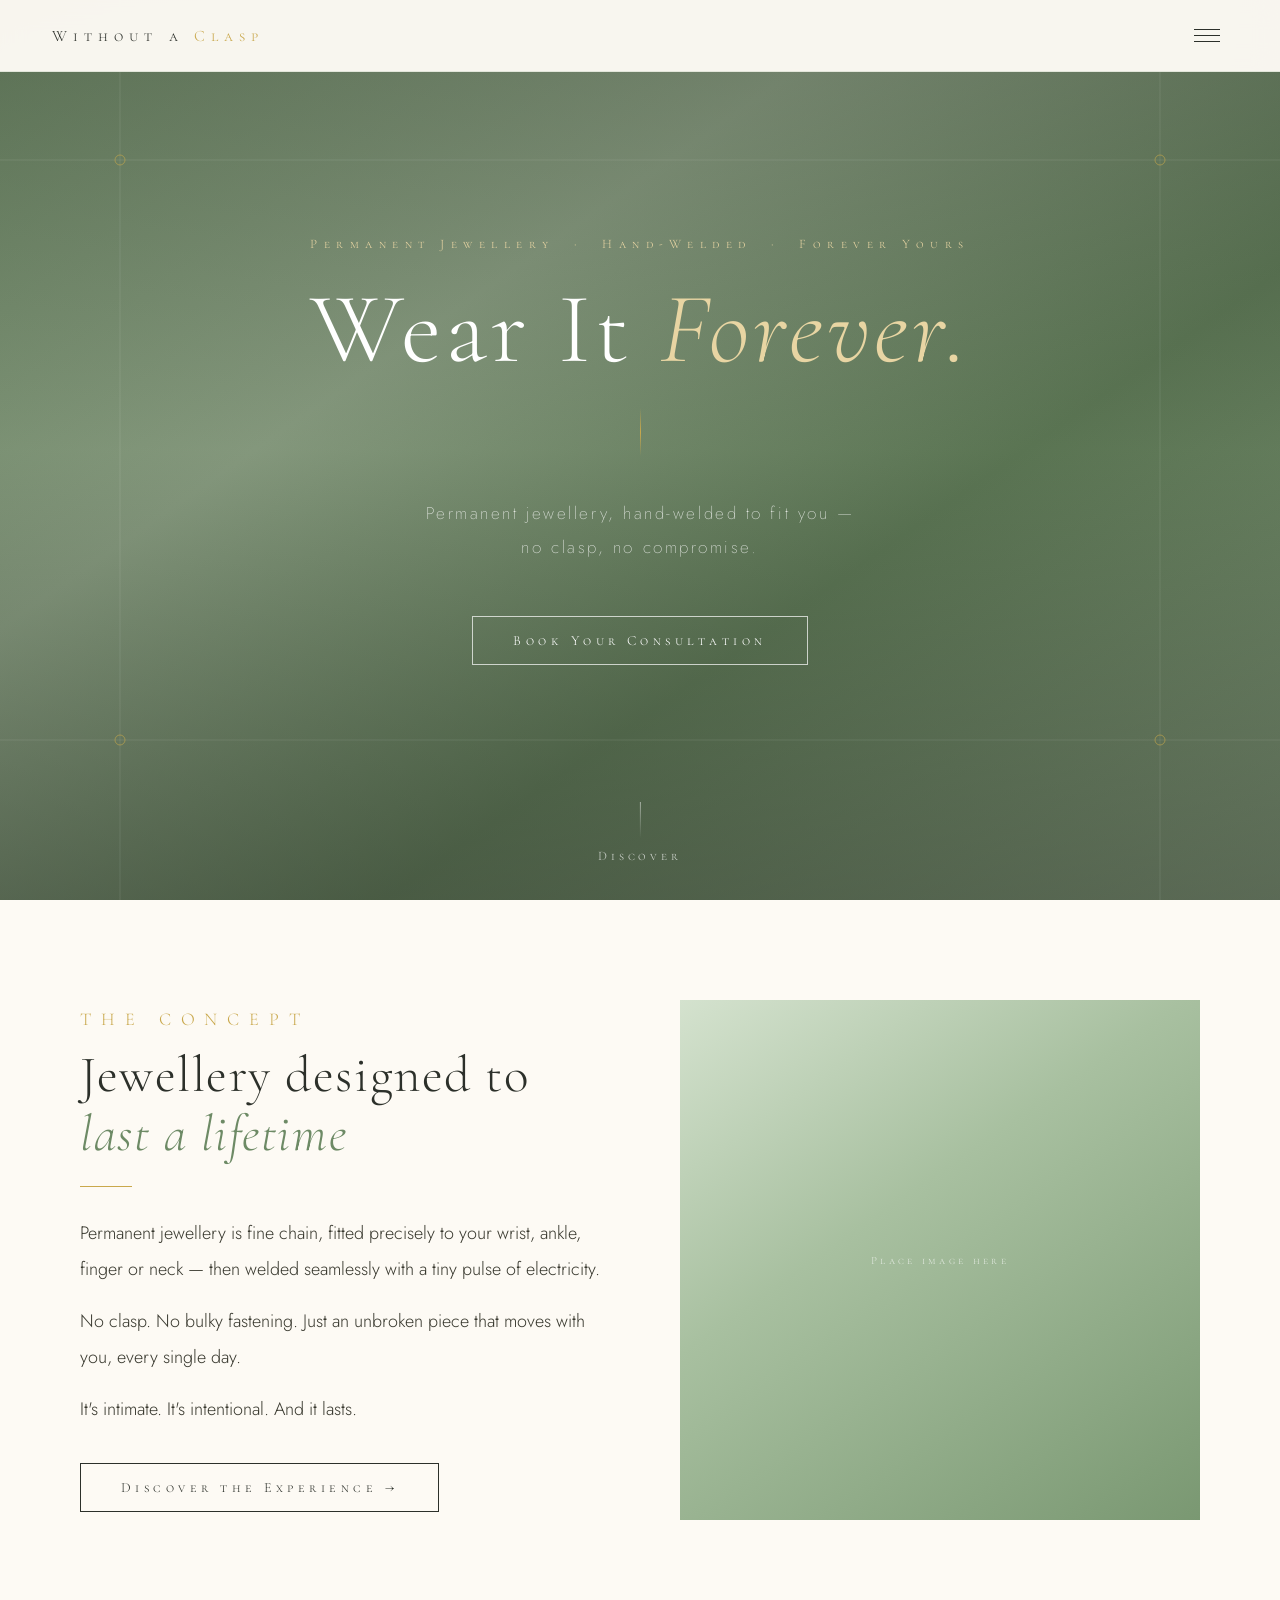
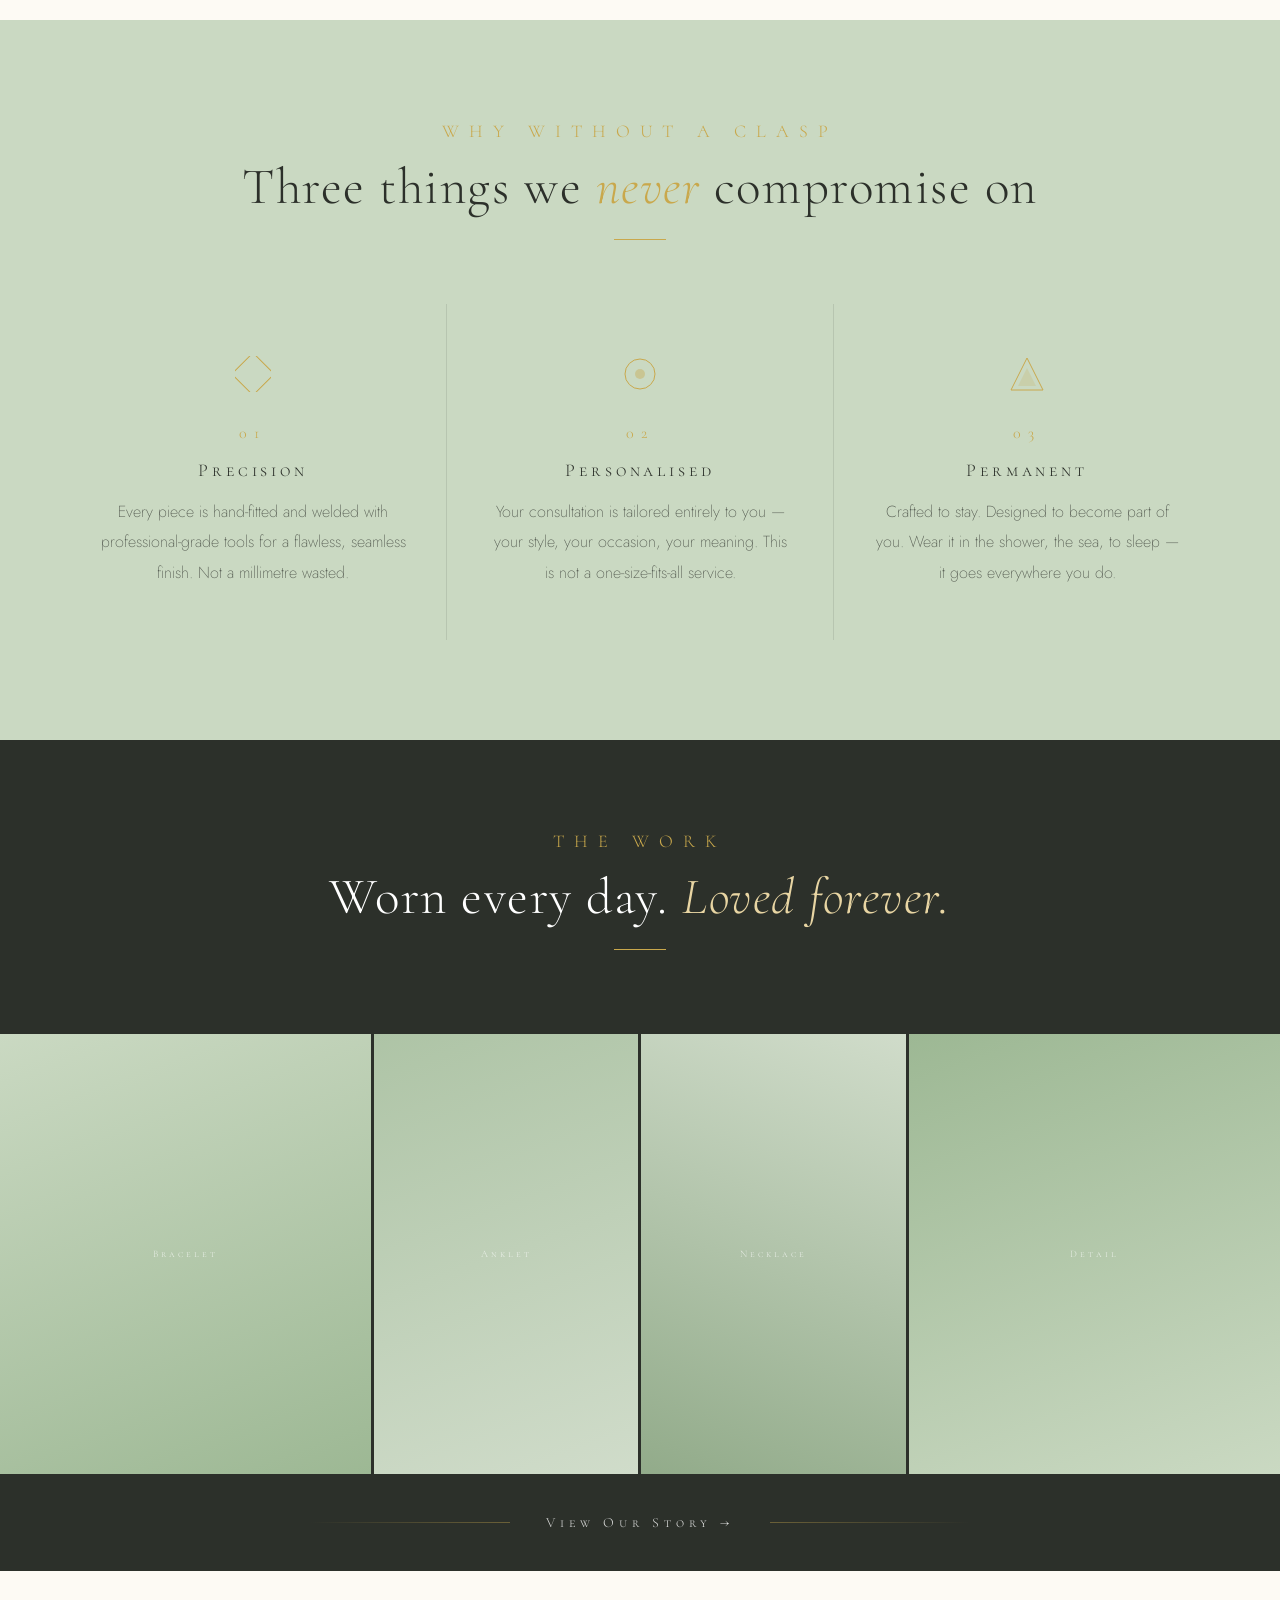
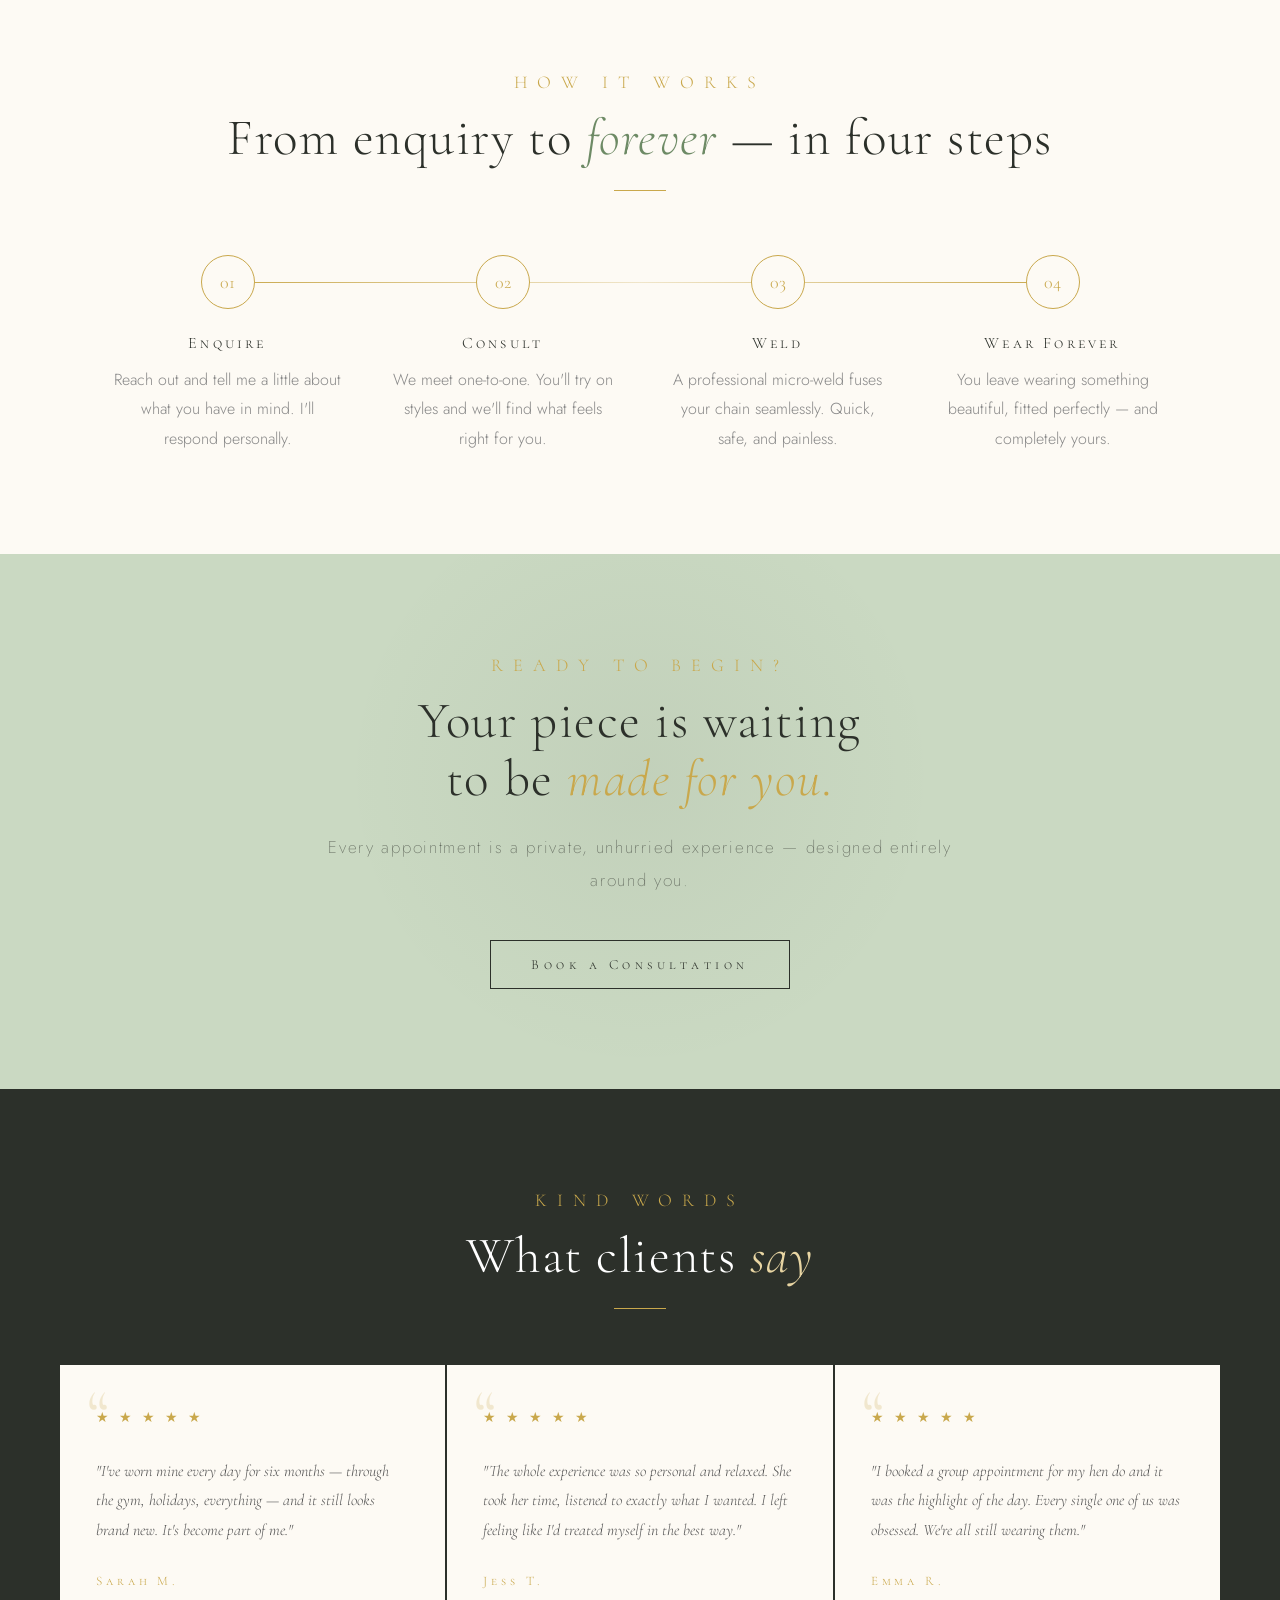
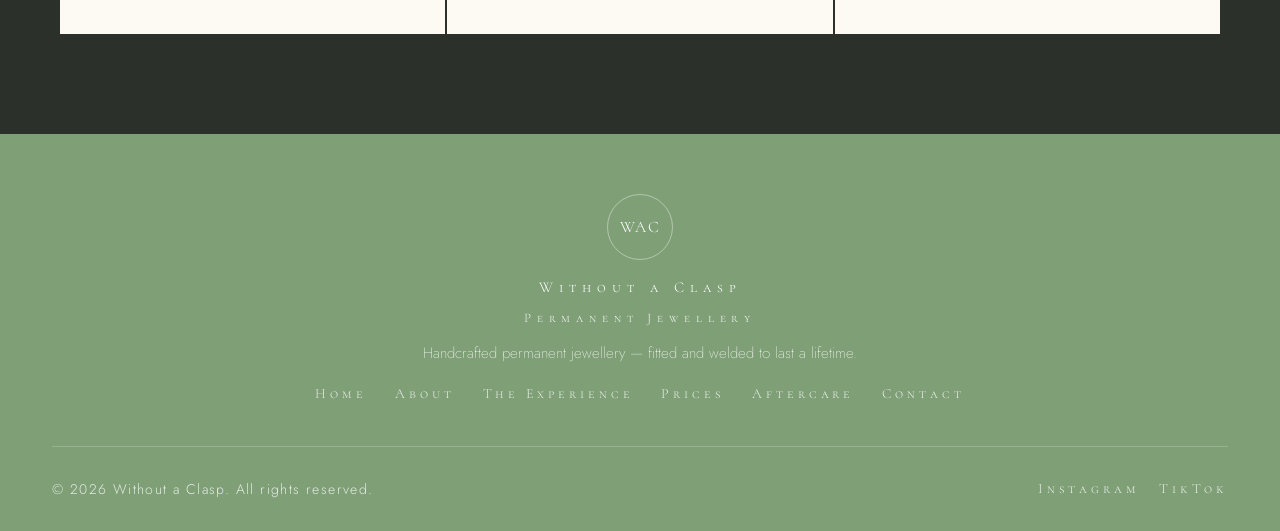
<file: index.html>
<!DOCTYPE html>
<html lang="en">
<head>
  <meta charset="UTF-8"/>
  <meta name="viewport" content="width=device-width, initial-scale=1.0"/>
  <meta name="description" content="Without a Clasp — Permanent jewellery, hand-welded to fit you. Private appointments, professional welds, pieces that last forever."/>
  <title>Without a Clasp — Permanent Jewellery</title>
  <link rel="preconnect" href="https://fonts.googleapis.com"/>
  <link rel="preconnect" href="https://fonts.gstatic.com" crossorigin/>
  <link href="https://fonts.googleapis.com/css2?family=Cormorant+Garamond:ital,wght@0,300;0,400;1,300;1,400&family=Cormorant+SC:wght@300;400&family=Jost:wght@200;300;400&display=swap" rel="stylesheet"/>
  <link rel="stylesheet" href="css/style.css"/>
</head>
<body>

  <!-- ── NAVIGATION ── -->
  <header class="site-nav" role="banner">
    <a href="index.html" class="nav-logo">Without a <span>Clasp</span></a>
    <button class="hamburger" id="hamburger" aria-label="Toggle menu" aria-expanded="false">
      <span></span><span></span><span></span>
    </button>
  </header>

  <!-- ── OVERLAY MENU ── -->
  <div class="nav-overlay" id="navOverlay" role="navigation" aria-label="Main navigation">
    <div class="nav-overlay-inner">
      <span class="overlay-eyebrow">Permanent Jewellery</span>
      <ul class="overlay-links">
        <li><a href="index.html">Home</a></li>
        <li><a href="about.html">About</a></li>
        <li><a href="experience.html">The Experience</a></li>
        <li><a href="prices.html">Prices</a></li>
        <li><a href="aftercare.html">Aftercare</a></li>
        <li><a href="contact.html">Contact</a></li>
      </ul>
      <div class="overlay-rule"></div>
      <a href="contact.html" class="overlay-cta">Book a Consultation</a>
      <div class="overlay-social">
        <a href="#" aria-label="Instagram">Instagram</a>
        <a href="#" aria-label="TikTok">TikTok</a>
      </div>
    </div>
  </div>

  <main>

    <!-- ── HERO ── -->
    <section class="home-hero" aria-label="Hero">
      <div class="home-hero__bg"></div>
      <div class="home-hero__overlay"></div>

      <!-- Decorative grid lines echoing the WAC logo geometry -->
      <div class="home-hero__decor">
        <svg width="100%" height="100%" viewBox="0 0 1440 900" preserveAspectRatio="xMidYMid slice" aria-hidden="true">
          <line x1="200" y1="0" x2="200" y2="900" stroke="#fff" stroke-width="0.5" opacity="0.18"/>
          <line x1="1240" y1="0" x2="1240" y2="900" stroke="#fff" stroke-width="0.5" opacity="0.18"/>
          <line x1="0" y1="160" x2="1440" y2="160" stroke="#fff" stroke-width="0.5" opacity="0.18"/>
          <line x1="0" y1="740" x2="1440" y2="740" stroke="#fff" stroke-width="0.5" opacity="0.18"/>
          <circle cx="200" cy="160" r="5" fill="none" stroke="#C9A84C" stroke-width="1" opacity="0.6"/>
          <circle cx="1240" cy="160" r="5" fill="none" stroke="#C9A84C" stroke-width="1" opacity="0.6"/>
          <circle cx="200" cy="740" r="5" fill="none" stroke="#C9A84C" stroke-width="1" opacity="0.6"/>
          <circle cx="1240" cy="740" r="5" fill="none" stroke="#C9A84C" stroke-width="1" opacity="0.6"/>
        </svg>
      </div>

      <div class="home-hero__content">
        <span class="hero-eyebrow fade-in">Permanent Jewellery &nbsp;·&nbsp; Hand-Welded &nbsp;·&nbsp; Forever Yours</span>
        <h1 class="hero-title fade-in delay-1">Wear It <em>Forever.</em></h1>
        <div class="hero-rule fade-in delay-2"></div>
        <p class="hero-sub fade-in delay-2">Permanent jewellery, hand-welded to fit you —<br>no clasp, no compromise.</p>
        <a href="contact.html" class="btn btn-white fade-in delay-3">Book Your Consultation</a>
      </div>

      <div class="hero-scroll" aria-hidden="true">
        <div class="hero-scroll__line"></div>
        <span>Discover</span>
      </div>
    </section>

    <!-- ── CONCEPT ── -->
    <section class="bg-cream" aria-label="About permanent jewellery">
      <div class="split">
        <div class="fade-in">
          <span class="section-tag">The Concept</span>
          <h2 class="section-title">Jewellery designed to <em>last a lifetime</em></h2>
          <div class="gold-line"></div>
          <div class="body-text">
            <p>Permanent jewellery is fine chain, fitted precisely to your wrist, ankle, finger or neck — then welded seamlessly with a tiny pulse of electricity.</p>
            <p>No clasp. No bulky fastening. Just an unbroken piece that moves with you, every single day.</p>
            <p>It's intimate. It's intentional. And it lasts.</p>
          </div>
          <a href="experience.html" class="btn btn-dark" style="margin-top:36px">Discover the Experience &rarr;</a>
        </div>
        <div class="split__img fade-in delay-1">
          <div class="split__img-main"></div>
          <div class="split__img-accent"></div>
        </div>
      </div>
    </section>

    <!-- ── PILLARS ── -->
    <section class="pillars" aria-label="Our values">
      <div class="pillars__inner">
        <div class="pillars__header fade-in">
          <span class="section-tag">Why Without a Clasp</span>
          <h2 class="section-title on-sage">Three things we <em>never</em> compromise on</h2>
          <div class="gold-line center"></div>
        </div>
        <div class="pillars__grid">
          <div class="pillar fade-in">
            <div class="pillar__icon">
              <svg width="36" height="36" viewBox="0 0 36 36" fill="none" aria-hidden="true">
                <rect x="3" y="3" width="30" height="30" transform="rotate(45 18 18)" stroke="#C9A84C" stroke-width="1"/>
              </svg>
            </div>
            <span class="pillar__num">01</span>
            <div class="pillar__title">Precision</div>
            <p class="pillar__body">Every piece is hand-fitted and welded with professional-grade tools for a flawless, seamless finish. Not a millimetre wasted.</p>
          </div>
          <div class="pillar fade-in delay-1">
            <div class="pillar__icon">
              <svg width="36" height="36" viewBox="0 0 36 36" fill="none" aria-hidden="true">
                <circle cx="18" cy="18" r="15" stroke="#C9A84C" stroke-width="1"/>
                <circle cx="18" cy="18" r="5" fill="#C9A84C" opacity="0.4"/>
              </svg>
            </div>
            <span class="pillar__num">02</span>
            <div class="pillar__title">Personalised</div>
            <p class="pillar__body">Your consultation is tailored entirely to you — your style, your occasion, your meaning. This is not a one-size-fits-all service.</p>
          </div>
          <div class="pillar fade-in delay-2">
            <div class="pillar__icon">
              <svg width="36" height="36" viewBox="0 0 36 36" fill="none" aria-hidden="true">
                <polygon points="18,2 34,34 2,34" stroke="#C9A84C" stroke-width="1" fill="none"/>
                <polygon points="18,12 27,30 9,30" fill="#C9A84C" opacity="0.2"/>
              </svg>
            </div>
            <span class="pillar__num">03</span>
            <div class="pillar__title">Permanent</div>
            <p class="pillar__body">Crafted to stay. Designed to become part of you. Wear it in the shower, the sea, to sleep — it goes everywhere you do.</p>
          </div>
        </div>
      </div>
    </section>

    <!-- ── GALLERY ── -->
    <section class="gallery-section" aria-label="Gallery">
      <div class="gallery-section__header fade-in">
        <span class="section-tag">The Work</span>
        <h2 class="section-title on-dark">Worn every day. <em>Loved forever.</em></h2>
        <div class="gold-line center"></div>
      </div>
      <div class="gallery-strip" role="list">
        <div class="gallery-item" role="listitem">
          <div class="gallery-item__placeholder">Bracelet</div>
          <span class="gallery-item__label">Gold Fill Bracelet</span>
        </div>
        <div class="gallery-item" role="listitem">
          <div class="gallery-item__placeholder">Anklet</div>
          <span class="gallery-item__label">Sterling Silver Anklet</span>
        </div>
        <div class="gallery-item" role="listitem">
          <div class="gallery-item__placeholder">Necklace</div>
          <span class="gallery-item__label">Layered Necklace</span>
        </div>
        <div class="gallery-item" role="listitem">
          <div class="gallery-item__placeholder">Detail</div>
          <span class="gallery-item__label">The Weld</span>
        </div>
      </div>
      <div class="gallery-section__footer">
        <div class="gallery-rule"></div>
        <a href="about.html" class="gallery-link">View Our Story &rarr;</a>
        <div class="gallery-rule r"></div>
      </div>
    </section>

    <!-- ── PROCESS ── -->
    <section class="process" aria-label="How it works">
      <div class="process__inner">
        <div class="process__header fade-in">
          <span class="section-tag">How It Works</span>
          <h2 class="section-title">From enquiry to <em>forever</em> — in four steps</h2>
          <div class="gold-line center"></div>
        </div>
        <div class="process__steps">
          <div class="step fade-in">
            <div class="step__num">01</div>
            <div class="step__title">Enquire</div>
            <p class="step__body">Reach out and tell me a little about what you have in mind. I'll respond personally.</p>
          </div>
          <div class="step fade-in delay-1">
            <div class="step__num">02</div>
            <div class="step__title">Consult</div>
            <p class="step__body">We meet one-to-one. You'll try on styles and we'll find what feels right for you.</p>
          </div>
          <div class="step fade-in delay-2">
            <div class="step__num">03</div>
            <div class="step__title">Weld</div>
            <p class="step__body">A professional micro-weld fuses your chain seamlessly. Quick, safe, and painless.</p>
          </div>
          <div class="step fade-in delay-3">
            <div class="step__num">04</div>
            <div class="step__title">Wear Forever</div>
            <p class="step__body">You leave wearing something beautiful, fitted perfectly — and completely yours.</p>
          </div>
        </div>
      </div>
    </section>

    <!-- ── CTA BANNER ── -->
    <section class="cta-sage" aria-label="Book a consultation">
      <div class="cta__inner on-sage fade-in">
        <span class="section-tag">Ready to Begin?</span>
        <h2 class="section-title on-sage">Your piece is waiting<br>to be <em>made for you.</em></h2>
        <p class="cta__sub" style="color:rgba(44,48,42,0.65)">Every appointment is a private, unhurried experience — designed entirely around you.</p>
        <a href="contact.html" class="btn btn-dark">Book a Consultation</a>
      </div>
    </section>

    <!-- ── TESTIMONIALS ── -->
    <section class="testimonials" aria-label="Client testimonials">
      <div class="testimonials__inner">
        <div class="testimonials__header fade-in">
          <span class="section-tag">Kind Words</span>
          <h2 class="section-title on-dark">What clients <em>say</em></h2>
          <div class="gold-line center"></div>
        </div>
        <div class="testimonials__grid">
          <div class="testimonial fade-in">
            <div class="testimonial__stars">★ ★ ★ ★ ★</div>
            <p class="testimonial__body">"I've worn mine every day for six months — through the gym, holidays, everything — and it still looks brand new. It's become part of me."</p>
            <span class="testimonial__name">Sarah M.</span>
          </div>
          <div class="testimonial fade-in delay-1">
            <div class="testimonial__stars">★ ★ ★ ★ ★</div>
            <p class="testimonial__body">"The whole experience was so personal and relaxed. She took her time, listened to exactly what I wanted. I left feeling like I'd treated myself in the best way."</p>
            <span class="testimonial__name">Jess T.</span>
          </div>
          <div class="testimonial fade-in delay-2">
            <div class="testimonial__stars">★ ★ ★ ★ ★</div>
            <p class="testimonial__body">"I booked a group appointment for my hen do and it was the highlight of the day. Every single one of us was obsessed. We're all still wearing them."</p>
            <span class="testimonial__name">Emma R.</span>
          </div>
        </div>
      </div>
    </section>

  </main>

  <!-- ── FOOTER ── -->
  <footer class="site-footer" role="contentinfo">
    <div class="site-footer__inner">
      <div class="site-footer__top">
        <div class="footer-monogram" aria-hidden="true"><span>WAC</span></div>
        <span class="footer-name">Without a Clasp</span>
        <span class="footer-sub">Permanent Jewellery</span>
        <p class="footer-tagline">Handcrafted permanent jewellery — fitted and welded to last a lifetime.</p>
        <nav class="footer-nav" aria-label="Footer navigation">
          <a href="index.html">Home</a>
          <a href="about.html">About</a>
          <a href="experience.html">The Experience</a>
          <a href="prices.html">Prices</a>
          <a href="aftercare.html">Aftercare</a>
          <a href="contact.html">Contact</a>
        </nav>
      </div>
      <div class="site-footer__bottom">
        <span class="footer-copy">&copy; 2026 Without a Clasp. All rights reserved.</span>
        <div class="footer-social">
          <a href="#" aria-label="Instagram">Instagram</a>
          <a href="#" aria-label="TikTok">TikTok</a>
        </div>
      </div>
    </div>
  </footer>

  <script src="js/main.js"></script>
</body>
</html>
</file>
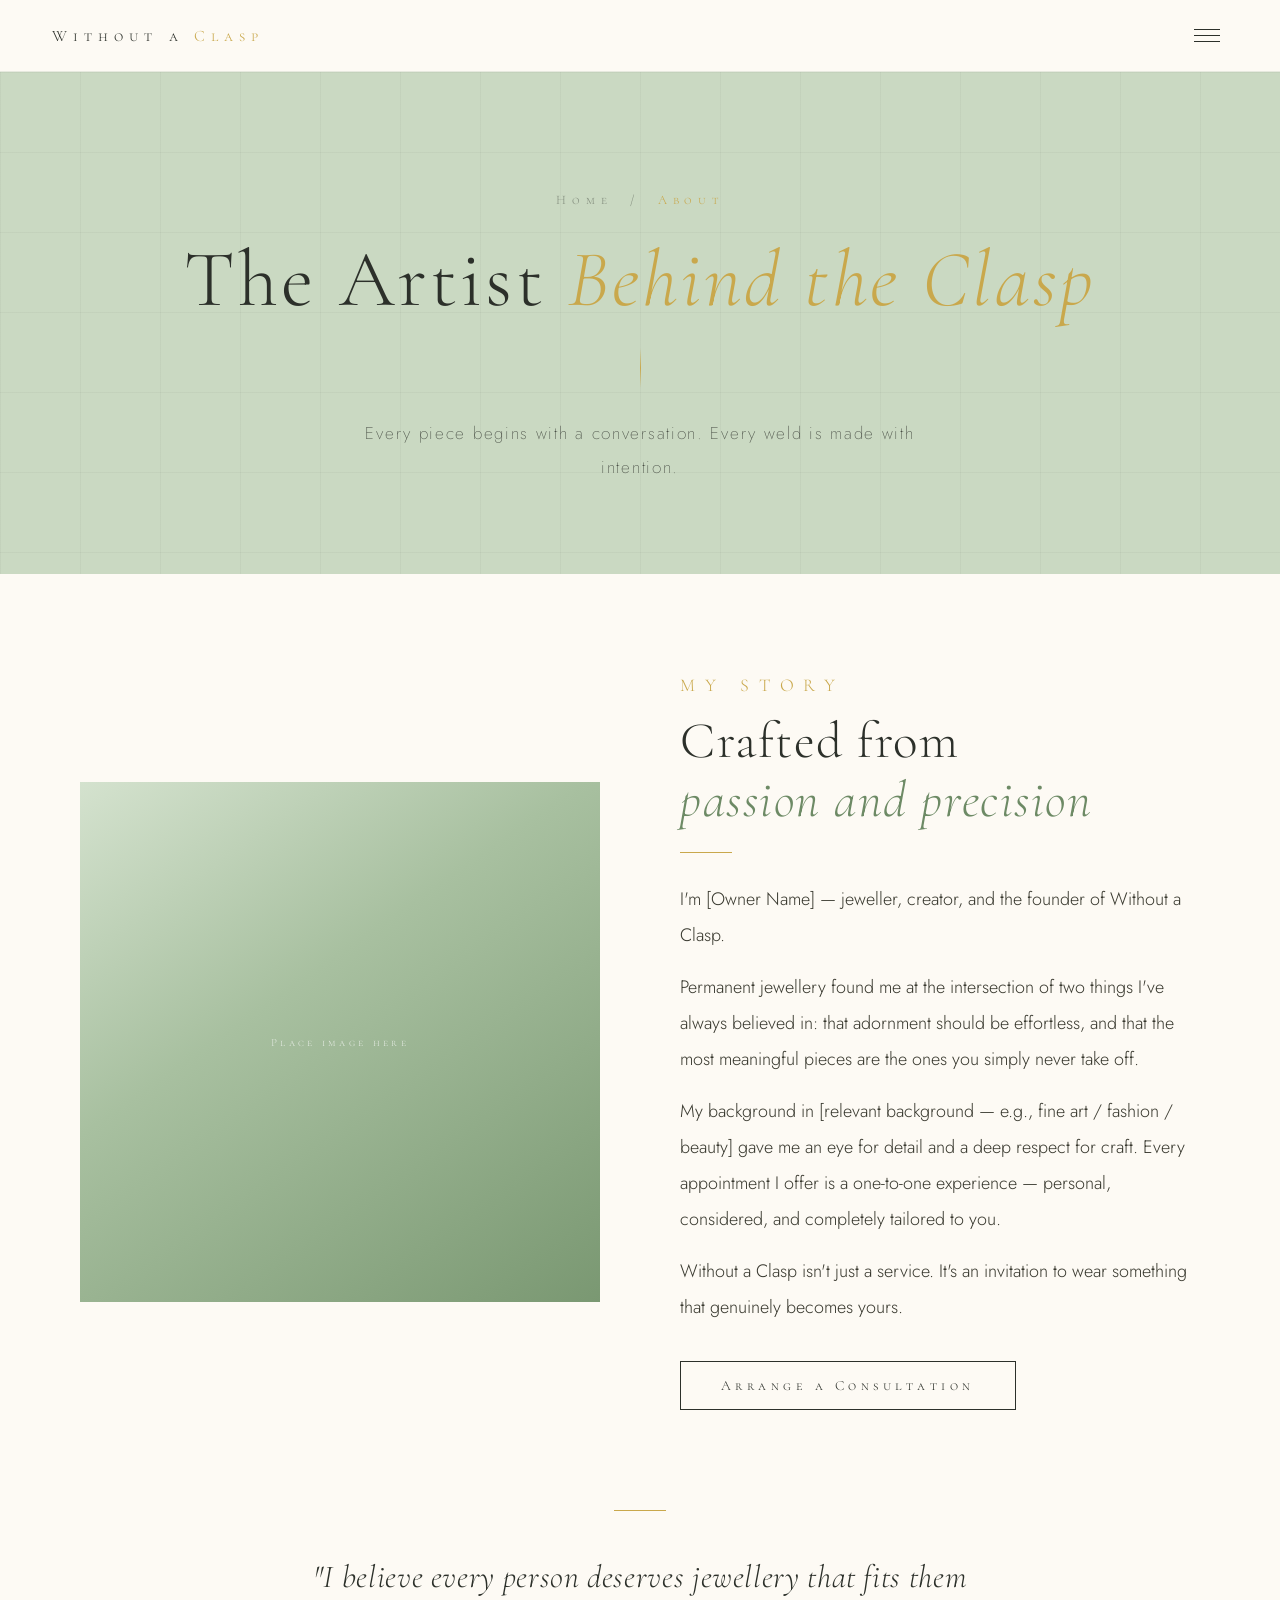
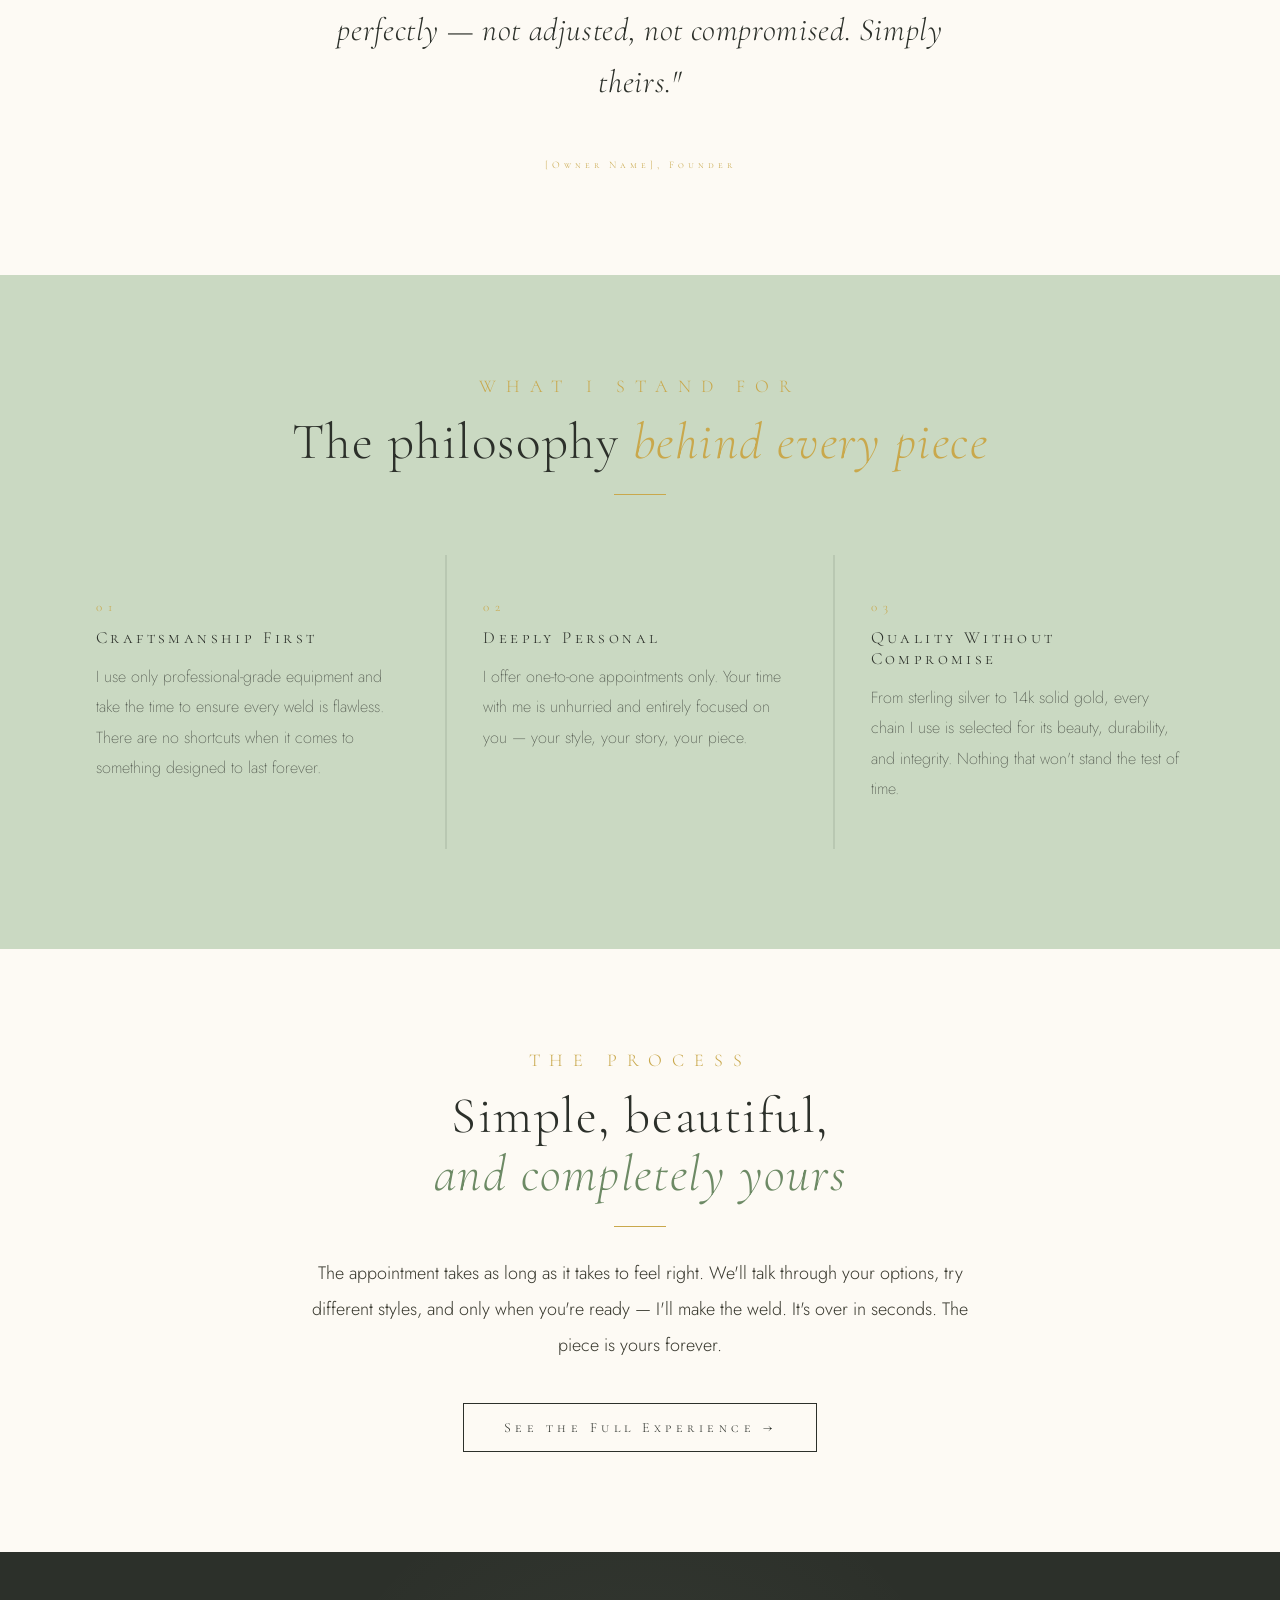
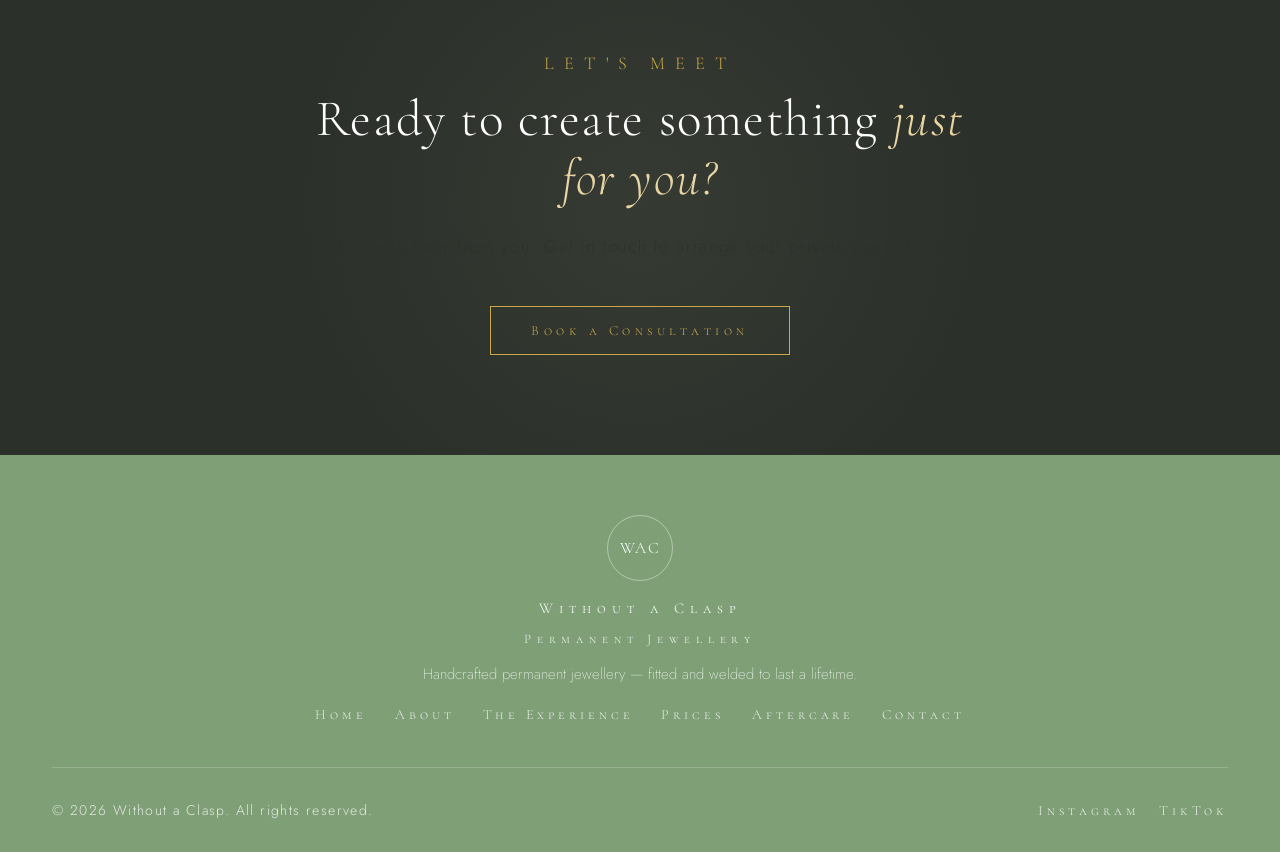
<file: about.html>
<!DOCTYPE html>
<html lang="en">
<head>
  <meta charset="UTF-8"/>
  <meta name="viewport" content="width=device-width, initial-scale=1.0"/>
  <meta name="description" content="Meet the artist behind Without a Clasp — permanent jewellery crafted with precision, passion, and purpose."/>
  <title>About — Without a Clasp</title>
  <link rel="preconnect" href="https://fonts.googleapis.com"/>
  <link rel="preconnect" href="https://fonts.gstatic.com" crossorigin/>
  <link href="https://fonts.googleapis.com/css2?family=Cormorant+Garamond:ital,wght@0,300;0,400;1,300;1,400&family=Cormorant+SC:wght@300;400&family=Jost:wght@200;300;400&display=swap" rel="stylesheet"/>
  <link rel="stylesheet" href="css/style.css"/>
</head>
<body>

  <!-- ── NAVIGATION ── -->
  <header class="site-nav" role="banner">
    <a href="index.html" class="nav-logo">Without a <span>Clasp</span></a>
    <button class="hamburger" id="hamburger" aria-label="Toggle menu">
      <span></span><span></span><span></span>
    </button>
  </header>

  <div class="nav-overlay" id="navOverlay" role="navigation">
    <div class="nav-overlay-inner">
      <span class="overlay-eyebrow">Permanent Jewellery</span>
      <ul class="overlay-links">
        <li><a href="index.html">Home</a></li>
        <li><a href="about.html">About</a></li>
        <li><a href="experience.html">The Experience</a></li>
        <li><a href="prices.html">Prices</a></li>
        <li><a href="aftercare.html">Aftercare</a></li>
        <li><a href="contact.html">Contact</a></li>
      </ul>
      <div class="overlay-rule"></div>
      <a href="contact.html" class="overlay-cta">Book a Consultation</a>
      <div class="overlay-social">
        <a href="#">Instagram</a>
        <a href="#">TikTok</a>
      </div>
    </div>
  </div>

  <main>

    <!-- ── PAGE HERO ── -->
    <section class="page-hero">
      <div class="page-hero__inner">
        <div class="breadcrumb">Home &nbsp;/&nbsp; <span>About</span></div>
        <h1 class="page-title fade-in">The Artist <em>Behind the Clasp</em></h1>
        <div class="page-rule fade-in delay-1"></div>
        <p class="page-subtitle fade-in delay-1">Every piece begins with a conversation. Every weld is made with intention.</p>
      </div>
    </section>

    <!-- ── PORTRAIT + BIO SPLIT ── -->
    <section class="bg-cream">
      <div class="split section-pad-lg">
        <div class="split__img fade-in">
          <div class="split__img-main" style="background:linear-gradient(145deg,#d4e2ce 0%,#a8c0a0 40%,#7a9872 100%)"></div>
          <div class="split__img-accent"></div>
        </div>
        <div class="fade-in delay-1">
          <span class="section-tag">My Story</span>
          <h2 class="section-title">Crafted from<br><em>passion and precision</em></h2>
          <div class="gold-line"></div>
          <div class="body-text">
            <p>I'm [Owner Name] — jeweller, creator, and the founder of Without a Clasp.</p>
            <p>Permanent jewellery found me at the intersection of two things I've always believed in: that adornment should be effortless, and that the most meaningful pieces are the ones you simply never take off.</p>
            <p>My background in [relevant background — e.g., fine art / fashion / beauty] gave me an eye for detail and a deep respect for craft. Every appointment I offer is a one-to-one experience — personal, considered, and completely tailored to you.</p>
            <p>Without a Clasp isn't just a service. It's an invitation to wear something that genuinely becomes yours.</p>
          </div>
          <a href="contact.html" class="btn btn-dark" style="margin-top:36px">Arrange a Consultation</a>
        </div>
      </div>
    </section>

    <!-- ── PULL QUOTE ── -->
    <section class="bg-cream">
      <div class="about-bio fade-in" style="padding-top:0">
        <div style="width:52px;height:1px;background:var(--gold);margin:0 auto 40px"></div>
        <p class="about-bio__quote">"I believe every person deserves jewellery that fits them perfectly — not adjusted, not compromised. Simply theirs."</p>
        <span style="font-family:'Cormorant SC',serif;font-size:10px;letter-spacing:0.4em;color:var(--gold)">[Owner Name], Founder</span>
      </div>
    </section>

    <!-- ── VALUES ── -->
    <section class="values" aria-label="Our values">
      <div class="values__inner">
        <div class="values__header fade-in">
          <span class="section-tag">What I Stand For</span>
          <h2 class="section-title on-sage">The philosophy <em>behind every piece</em></h2>
          <div class="gold-line center"></div>
        </div>
        <div class="values__grid">
          <div class="value-card fade-in">
            <span class="value-card__num">01</span>
            <div class="value-card__title">Craftsmanship First</div>
            <p class="value-card__body">I use only professional-grade equipment and take the time to ensure every weld is flawless. There are no shortcuts when it comes to something designed to last forever.</p>
          </div>
          <div class="value-card fade-in delay-1">
            <span class="value-card__num">02</span>
            <div class="value-card__title">Deeply Personal</div>
            <p class="value-card__body">I offer one-to-one appointments only. Your time with me is unhurried and entirely focused on you — your style, your story, your piece.</p>
          </div>
          <div class="value-card fade-in delay-2">
            <span class="value-card__num">03</span>
            <div class="value-card__title">Quality Without Compromise</div>
            <p class="value-card__body">From sterling silver to 14k solid gold, every chain I use is selected for its beauty, durability, and integrity. Nothing that won't stand the test of time.</p>
          </div>
        </div>
      </div>
    </section>

    <!-- ── PROCESS TEASER ── -->
    <section class="bg-cream section-pad" aria-label="The process">
      <div class="inner text-center fade-in" style="max-width:680px">
        <span class="section-tag">The Process</span>
        <h2 class="section-title">Simple, beautiful,<br><em>and completely yours</em></h2>
        <div class="gold-line center"></div>
        <p class="body-text" style="margin-bottom:40px">The appointment takes as long as it takes to feel right. We'll talk through your options, try different styles, and only when you're ready — I'll make the weld. It's over in seconds. The piece is yours forever.</p>
        <a href="experience.html" class="btn btn-dark">See the Full Experience &rarr;</a>
      </div>
    </section>

    <!-- ── CTA ── -->
    <section class="cta-charcoal" aria-label="Book">
      <div class="cta__inner fade-in">
        <span class="section-tag">Let's Meet</span>
        <h2 class="section-title on-dark">Ready to create something <em>just for you?</em></h2>
        <p class="cta__sub on-dark">I'd love to hear from you. Get in touch to arrange your private consultation.</p>
        <a href="contact.html" class="btn btn-gold">Book a Consultation</a>
      </div>
    </section>

  </main>

  <!-- ── FOOTER ── -->
  <footer class="site-footer" role="contentinfo">
    <div class="site-footer__inner">
      <div class="site-footer__top">
        <div class="footer-monogram"><span>WAC</span></div>
        <span class="footer-name">Without a Clasp</span>
        <span class="footer-sub">Permanent Jewellery</span>
        <p class="footer-tagline">Handcrafted permanent jewellery — fitted and welded to last a lifetime.</p>
        <nav class="footer-nav">
          <a href="index.html">Home</a>
          <a href="about.html">About</a>
          <a href="experience.html">The Experience</a>
          <a href="prices.html">Prices</a>
          <a href="aftercare.html">Aftercare</a>
          <a href="contact.html">Contact</a>
        </nav>
      </div>
      <div class="site-footer__bottom">
        <span class="footer-copy">&copy; 2026 Without a Clasp. All rights reserved.</span>
        <div class="footer-social">
          <a href="#">Instagram</a>
          <a href="#">TikTok</a>
        </div>
      </div>
    </div>
  </footer>

  <script src="js/main.js"></script>
</body>
</html>
</file>
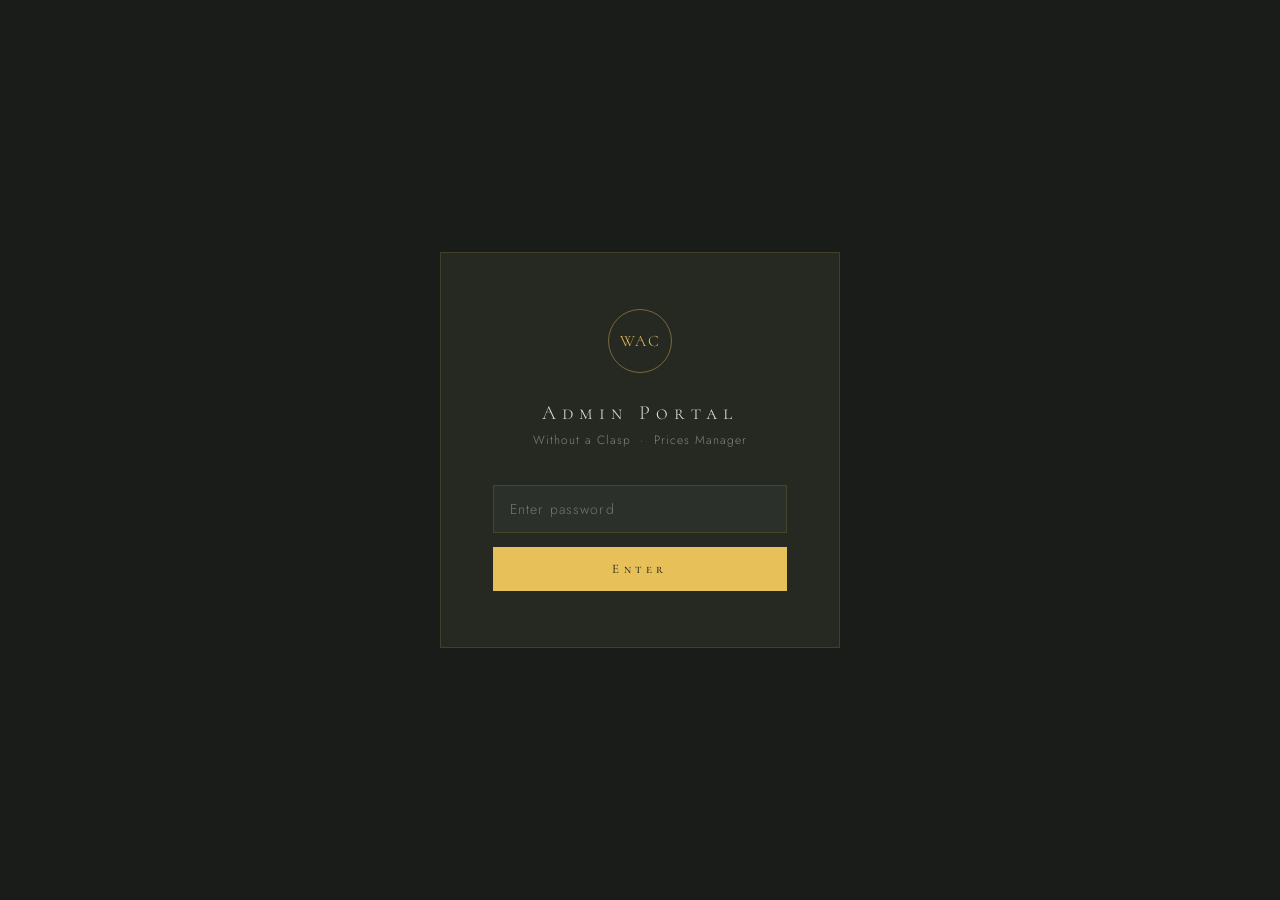
<file: admin.html>
<!DOCTYPE html>
<html lang="en">
<head>
  <meta charset="UTF-8"/>
  <meta name="viewport" content="width=device-width, initial-scale=1.0"/>
  <title>Admin — Without a Clasp</title>
  <link rel="preconnect" href="https://fonts.googleapis.com"/>
  <link rel="preconnect" href="https://fonts.gstatic.com" crossorigin/>
  <link href="https://fonts.googleapis.com/css2?family=Cormorant+Garamond:ital,wght@0,300;0,400;1,300;1,400&family=Cormorant+SC:wght@300;400&family=Jost:wght@200;300;400&display=swap" rel="stylesheet"/>
  <style>
    /* ── Variables ─────────────────────────────────── */
    :root {
      --bg:        #16191500;
      --surface:   #1e221b;
      --surface2:  #252922;
      --border:    rgba(201,168,76,0.18);
      --border-hi: rgba(201,168,76,0.5);
      --gold:      #e8c05a;
      --gold-dim:  rgba(232,192,90,0.85);
      --text:      #ddd9d1;
      --text-dim:  rgba(221,217,209,0.52);
      --input-bg:  #2c302a;
      --danger:    #c07070;
      --success:   #7aaa6e;
    }

    *, *::before, *::after { box-sizing: border-box; margin: 0; padding: 0; }
    html { scroll-behavior: smooth; }

    body {
      font-family: 'Jost', sans-serif;
      font-weight: 300;
      font-size: 14px;
      background: #191c18;
      color: var(--text);
      min-height: 100vh;
    }

    a { text-decoration: none; color: var(--gold); }
    a:hover { opacity: 0.8; }
    button { cursor: pointer; font-family: 'Jost', sans-serif; }

    /* ── Password Gate ─────────────────────────────── */
    .gate {
      min-height: 100vh;
      display: flex;
      align-items: center;
      justify-content: center;
      background: #191c18;
    }
    .gate__card {
      background: var(--surface2);
      border: 1px solid var(--border);
      padding: 56px 52px;
      width: 100%;
      max-width: 400px;
      text-align: center;
    }
    .gate__monogram {
      width: 64px; height: 64px;
      border: 1px solid var(--border-hi);
      border-radius: 50%;
      display: flex;
      align-items: center;
      justify-content: center;
      margin: 0 auto 28px;
      font-family: 'Cormorant SC', serif;
      font-size: 16px;
      letter-spacing: 0.1em;
      color: var(--gold);
    }
    .gate__title {
      font-family: 'Cormorant SC', serif;
      font-size: 20px;
      letter-spacing: 0.3em;
      color: var(--text);
      margin-bottom: 6px;
    }
    .gate__sub {
      font-size: 12px;
      color: var(--text-dim);
      letter-spacing: 0.08em;
      margin-bottom: 36px;
    }
    .gate__input {
      width: 100%;
      background: var(--input-bg);
      border: 1px solid var(--border);
      color: var(--text);
      font-family: 'Jost', sans-serif;
      font-size: 14px;
      font-weight: 300;
      padding: 13px 16px;
      outline: none;
      margin-bottom: 14px;
      letter-spacing: 0.08em;
      transition: border-color 0.2s;
    }
    .gate__input:focus { border-color: var(--gold-dim); }
    .gate__btn {
      width: 100%;
      background: var(--gold);
      color: #1a1d18;
      border: none;
      padding: 14px;
      font-family: 'Cormorant SC', serif;
      font-size: 13px;
      letter-spacing: 0.35em;
    }
    .gate__btn:hover { opacity: 0.88; }
    .gate__error {
      display: none;
      font-size: 12px;
      color: var(--danger);
      margin-top: 12px;
      letter-spacing: 0.05em;
    }

    /* ── Admin Shell ───────────────────────────────── */
    .admin { display: none; min-height: 100vh; }

    /* ── Header ────────────────────────────────────── */
    .admin-header {
      position: sticky;
      top: 0;
      z-index: 100;
      background: #111411;
      border-bottom: 1px solid var(--border);
      padding: 0 36px;
      height: 60px;
      display: flex;
      align-items: center;
      justify-content: space-between;
      gap: 16px;
    }
    .admin-header__brand {
      display: flex;
      align-items: center;
      gap: 14px;
    }
    .admin-header__logo {
      font-family: 'Cormorant SC', serif;
      font-size: 13px;
      letter-spacing: 0.35em;
      color: var(--gold);
    }
    .admin-header__sep {
      width: 1px; height: 18px;
      background: var(--border-hi);
    }
    .admin-header__label {
      font-size: 11px;
      letter-spacing: 0.25em;
      color: var(--text-dim);
    }
    .admin-header__actions {
      display: flex;
      align-items: center;
      gap: 12px;
    }
    .btn-preview {
      font-size: 12px;
      letter-spacing: 0.12em;
      color: var(--text-dim);
      border: 1px solid var(--border);
      padding: 8px 16px;
      background: transparent;
      transition: border-color 0.2s, color 0.2s;
    }
    .btn-preview:hover { border-color: var(--gold-dim); color: var(--text); }
    .btn-save {
      background: var(--gold);
      color: #1a1d18;
      border: none;
      padding: 9px 22px;
      font-family: 'Cormorant SC', serif;
      font-size: 11px;
      letter-spacing: 0.3em;
      transition: opacity 0.2s;
    }
    .btn-save:hover { opacity: 0.85; }
    .btn-logout {
      background: transparent;
      border: none;
      font-size: 12px;
      letter-spacing: 0.1em;
      color: var(--text-dim);
      padding: 8px 4px;
      transition: color 0.2s;
    }
    .btn-logout:hover { color: var(--danger); }

    /* ── Main layout ───────────────────────────────── */
    .admin-main {
      max-width: 980px;
      margin: 0 auto;
      padding: 40px 36px 80px;
      display: flex;
      flex-direction: column;
      gap: 40px;
    }

    /* ── Section ───────────────────────────────────── */
    .adm-section { }
    .adm-section__head {
      display: flex;
      align-items: center;
      justify-content: space-between;
      margin-bottom: 20px;
      padding-bottom: 14px;
      border-bottom: 1px solid var(--border);
    }
    .adm-section__title {
      font-family: 'Cormorant SC', serif;
      font-size: 15px;
      letter-spacing: 0.3em;
      color: var(--text);
    }
    .adm-section__tag {
      font-size: 10px;
      letter-spacing: 0.3em;
      color: var(--gold-dim);
    }

    /* ── Price card editor ─────────────────────────── */
    .card-block {
      background: var(--surface2);
      border: 1px solid var(--border);
      margin-bottom: 16px;
    }
    .card-block__head {
      display: flex;
      align-items: center;
      justify-content: space-between;
      padding: 16px 20px;
      cursor: pointer;
      user-select: none;
      border-bottom: 1px solid transparent;
      transition: border-color 0.2s;
    }
    .card-block.open .card-block__head { border-bottom-color: var(--border); }
    .card-block__name {
      font-family: 'Cormorant SC', serif;
      font-size: 13px;
      letter-spacing: 0.25em;
      color: var(--text);
    }
    .card-block__toggle {
      font-size: 18px;
      color: var(--gold-dim);
      line-height: 1;
      transition: transform 0.25s;
    }
    .card-block.open .card-block__toggle { transform: rotate(45deg); }
    .card-block__body {
      display: none;
      padding: 20px;
    }
    .card-block.open .card-block__body { display: block; }

    /* ── Row editor ────────────────────────────────── */
    .row-table {
      width: 100%;
      border-collapse: collapse;
      margin-bottom: 16px;
    }
    .row-table th {
      font-size: 9px;
      letter-spacing: 0.4em;
      color: var(--gold-dim);
      font-weight: 400;
      text-align: left;
      padding: 0 0 10px 0;
      font-family: 'Cormorant SC', serif;
    }
    .row-table th:last-child { width: 40px; }
    .row-table td { padding: 4px 8px 4px 0; vertical-align: middle; }
    .row-table td:last-child { padding-right: 0; text-align: center; }
    .row-table tr:first-child td { padding-top: 0; }

    .row-input {
      width: 100%;
      background: var(--input-bg);
      border: 1px solid rgba(201,168,76,0.12);
      color: var(--text);
      font-family: 'Jost', sans-serif;
      font-size: 13px;
      font-weight: 300;
      padding: 9px 12px;
      outline: none;
      transition: border-color 0.2s;
      border-radius: 0;
    }
    .row-input:focus { border-color: var(--gold-dim); }
    .row-input.price-input { width: 80px; text-align: right; }

    .poa-wrap {
      display: flex;
      align-items: center;
      gap: 6px;
      white-space: nowrap;
      font-size: 11px;
      letter-spacing: 0.1em;
      color: var(--text-dim);
    }
    .poa-wrap input[type="checkbox"] {
      accent-color: var(--gold);
      width: 14px;
      height: 14px;
      cursor: pointer;
    }

    .btn-remove-row {
      background: transparent;
      border: none;
      color: rgba(192,112,112,0.5);
      font-size: 18px;
      line-height: 1;
      padding: 4px;
      transition: color 0.2s;
    }
    .btn-remove-row:hover { color: var(--danger); }

    .btn-add-row {
      background: transparent;
      border: 1px solid var(--border);
      color: var(--gold-dim);
      font-size: 11px;
      letter-spacing: 0.25em;
      font-family: 'Cormorant SC', serif;
      padding: 8px 16px;
      transition: border-color 0.2s, color 0.2s;
    }
    .btn-add-row:hover { border-color: var(--gold-dim); color: var(--gold); }

    /* ── Add-on editor ─────────────────────────────── */
    .addon-row {
      display: grid;
      grid-template-columns: 160px 140px 1fr 36px;
      gap: 8px;
      align-items: center;
      margin-bottom: 8px;
    }
    .addon-col-label {
      font-size: 9px;
      letter-spacing: 0.4em;
      color: var(--gold-dim);
      font-family: 'Cormorant SC', serif;
      padding-bottom: 6px;
    }
    .addon-headers {
      display: grid;
      grid-template-columns: 160px 140px 1fr 36px;
      gap: 8px;
      margin-bottom: 4px;
    }

    /* ── Info box ──────────────────────────────────── */
    .info-box {
      background: var(--surface2);
      border: 1px solid var(--border);
      border-left: 3px solid var(--gold);
      padding: 28px 32px;
    }
    .info-box__title {
      font-family: 'Cormorant SC', serif;
      font-size: 13px;
      letter-spacing: 0.3em;
      color: var(--gold);
      margin-bottom: 18px;
    }
    .info-box ol {
      list-style: none;
      counter-reset: steps;
      display: flex;
      flex-direction: column;
      gap: 12px;
    }
    .info-box ol li {
      counter-increment: steps;
      display: flex;
      gap: 14px;
      font-size: 13px;
      line-height: 1.7;
      color: var(--text-dim);
    }
    .info-box ol li::before {
      content: counter(steps);
      font-family: 'Cormorant Garamond', serif;
      color: var(--gold);
      flex-shrink: 0;
      width: 16px;
    }
    .info-box code {
      font-family: 'Courier New', monospace;
      font-size: 12px;
      background: rgba(255,255,255,0.06);
      padding: 2px 6px;
      color: var(--text);
    }

    /* ── Toast notification ────────────────────────── */
    .toast {
      position: fixed;
      bottom: 28px;
      right: 28px;
      background: var(--surface2);
      border: 1px solid var(--gold-dim);
      color: var(--text);
      font-size: 13px;
      letter-spacing: 0.06em;
      padding: 14px 22px;
      display: none;
      align-items: center;
      gap: 10px;
      z-index: 999;
    }
    .toast.show { display: flex; }
    .toast__dot { width: 6px; height: 6px; background: var(--success); flex-shrink: 0; }

    /* ── Change Password ───────────────────────────── */
    .pwd-row {
      display: flex;
      gap: 10px;
      align-items: flex-end;
      flex-wrap: wrap;
    }
    .pwd-row .row-input { width: 200px; flex: none; }
    .btn-change-pwd {
      background: transparent;
      border: 1px solid var(--border);
      color: var(--text-dim);
      font-size: 11px;
      letter-spacing: 0.2em;
      font-family: 'Cormorant SC', serif;
      padding: 9px 16px;
      transition: border-color 0.2s, color 0.2s;
      white-space: nowrap;
    }
    .btn-change-pwd:hover { border-color: var(--gold-dim); color: var(--text); }
    .pwd-msg {
      font-size: 12px;
      color: var(--success);
      margin-top: 8px;
      display: none;
    }

    /* ── Responsive ────────────────────────────────── */
    @media (max-width: 700px) {
      .admin-main { padding: 24px 16px 60px; }
      .admin-header { padding: 0 16px; }
      .admin-header__label { display: none; }
      .admin-header__sep { display: none; }
      .addon-row, .addon-headers { grid-template-columns: 1fr 100px 36px; }
      .addon-row > :nth-child(3), .addon-headers > :nth-child(3) { display: none; }
      .row-table { font-size: 12px; }
    }
  </style>
</head>
<body>

  <!-- ── PASSWORD GATE ── -->
  <div class="gate" id="gate">
    <div class="gate__card">
      <div class="gate__monogram">WAC</div>
      <div class="gate__title">Admin Portal</div>
      <p class="gate__sub">Without a Clasp &nbsp;·&nbsp; Prices Manager</p>
      <form id="gateForm">
        <input class="gate__input" type="password" id="gatePassword" placeholder="Enter password" autocomplete="current-password"/>
        <button class="gate__btn" type="submit">Enter</button>
        <div class="gate__error" id="gateError">Incorrect password — please try again.</div>
      </form>
    </div>
  </div>

  <!-- ── ADMIN PORTAL ── -->
  <div class="admin" id="admin">

    <header class="admin-header">
      <div class="admin-header__brand">
        <span class="admin-header__logo">WAC</span>
        <span class="admin-header__sep"></span>
        <span class="admin-header__label">Prices Admin</span>
      </div>
      <div class="admin-header__actions">
        <a class="btn-preview" href="prices.html" target="_blank">Preview Page ↗</a>
        <button class="btn-save" id="saveBtn">Save &amp; Download</button>
        <button class="btn-logout" id="logoutBtn">Log out</button>
      </div>
    </header>

    <main class="admin-main">

      <!-- ── PRICE CARDS ── -->
      <section class="adm-section">
        <div class="adm-section__head">
          <span class="adm-section__title">Main Prices</span>
          <span class="adm-section__tag">Click a category to expand</span>
        </div>
        <div id="cardEditor">
          <!-- Generated by JS -->
        </div>
      </section>

      <!-- ── ADD-ONS ── -->
      <section class="adm-section">
        <div class="adm-section__head">
          <span class="adm-section__title">Add-Ons &amp; Extras</span>
          <span class="adm-section__tag">Charms, re-welds, specials</span>
        </div>
        <div class="card-block open">
          <div class="card-block__body" style="display:block">
            <div class="addon-headers">
              <span class="addon-col-label">Name</span>
              <span class="addon-col-label">Price Text</span>
              <span class="addon-col-label">Description</span>
              <span></span>
            </div>
            <div id="addonEditor">
              <!-- Generated by JS -->
            </div>
            <button class="btn-add-row" id="addAddonBtn" style="margin-top:8px">+ Add Item</button>
          </div>
        </div>
      </section>

      <!-- ── HOW TO PUBLISH ── -->
      <section class="adm-section">
        <div class="adm-section__head">
          <span class="adm-section__title">How to Publish</span>
        </div>
        <div class="info-box">
          <div class="info-box__title">Saving your changes to the live website</div>
          <ol>
            <li>Click <strong>Save &amp; Download</strong> above — a file called <code>prices-data.js</code> will download to your computer.</li>
            <li>Go to your GitHub repository and open the folder <code>js</code>.</li>
            <li>Click on <code>prices-data.js</code>, then click the pencil (edit) icon.</li>
            <li>Select all the existing text, delete it, and paste the content of your downloaded file.</li>
            <li>Click <strong>Commit changes</strong> — your live prices page will update within a minute or two.</li>
          </ol>
        </div>
      </section>

      <!-- ── CHANGE PASSWORD ── -->
      <section class="adm-section">
        <div class="adm-section__head">
          <span class="adm-section__title">Change Password</span>
        </div>
        <div class="card-block open">
          <div class="card-block__body" style="display:block">
            <div class="pwd-row">
              <input class="row-input" type="password" id="newPwd" placeholder="New password" autocomplete="new-password"/>
              <input class="row-input" type="password" id="confirmPwd" placeholder="Confirm password" autocomplete="new-password"/>
              <button class="btn-change-pwd" id="changePwdBtn">Update Password</button>
            </div>
            <div class="pwd-msg" id="pwdMsg">Password updated successfully.</div>
          </div>
        </div>
      </section>

    </main>
  </div>

  <!-- ── TOAST ── -->
  <div class="toast" id="toast">
    <span class="toast__dot"></span>
    <span id="toastMsg">File downloaded — upload to GitHub to publish.</span>
  </div>

  <script src="js/prices-data.js"></script>
  <script>
    /* ═══════════════════════════════════════════════════════
       WITHOUT A CLASP — Admin Portal Logic
       ═══════════════════════════════════════════════════════ */

    /* ── Password ────────────────────────────────────────── */
    var DEFAULT_PASSWORD = 'wac2026'; // Change this to update the default password

    function getPassword() {
      return localStorage.getItem('wac_admin_pwd') || DEFAULT_PASSWORD;
    }

    /* ── Gate ────────────────────────────────────────────── */
    var gate      = document.getElementById('gate');
    var adminEl   = document.getElementById('admin');
    var gateForm  = document.getElementById('gateForm');
    var gateInput = document.getElementById('gatePassword');
    var gateError = document.getElementById('gateError');

    // Auto-login if session active
    if (sessionStorage.getItem('wac_admin_auth') === '1') unlockAdmin();

    gateForm.addEventListener('submit', function (e) {
      e.preventDefault();
      if (gateInput.value === getPassword()) {
        sessionStorage.setItem('wac_admin_auth', '1');
        unlockAdmin();
      } else {
        gateError.style.display = 'block';
        gateInput.value = '';
        gateInput.focus();
      }
    });

    function unlockAdmin() {
      gate.style.display = 'none';
      adminEl.style.display = 'block';
      buildEditors();
    }

    document.getElementById('logoutBtn').addEventListener('click', function () {
      sessionStorage.removeItem('wac_admin_auth');
      location.reload();
    });

    /* ── Working data copy ───────────────────────────────── */
    // Deep clone the source data so edits don't touch the original object
    var data = JSON.parse(JSON.stringify(WAC_PRICES));

    /* ── Build card editors ──────────────────────────────── */
    function buildEditors() {
      buildCardEditor();
      buildAddonEditor();
    }

    function buildCardEditor() {
      var container = document.getElementById('cardEditor');
      container.innerHTML = '';
      data.cards.forEach(function (card, ci) {
        var block = document.createElement('div');
        block.className = 'card-block';
        block.innerHTML =
          '<div class="card-block__head">' +
            '<span class="card-block__name">' + card.title + '</span>' +
            '<span class="card-block__toggle">+</span>' +
          '</div>' +
          '<div class="card-block__body">' +
            '<table class="row-table">' +
              '<thead><tr>' +
                '<th>Item Name</th>' +
                '<th>Material / Note</th>' +
                '<th style="width:90px">Price (£)</th>' +
                '<th style="width:60px;text-align:center">POA</th>' +
                '<th></th>' +
              '</tr></thead>' +
              '<tbody id="rows_' + ci + '"></tbody>' +
            '</table>' +
            '<button class="btn-add-row" data-card="' + ci + '">+ Add Row</button>' +
          '</div>';

        // Toggle
        block.querySelector('.card-block__head').addEventListener('click', function () {
          block.classList.toggle('open');
        });

        // Add row
        block.querySelector('.btn-add-row').addEventListener('click', function () {
          data.cards[ci].rows.push({ name: '', material: '', price: '', poa: false });
          refreshCardRows(ci);
        });

        container.appendChild(block);
        refreshCardRows(ci);
      });
    }

    function refreshCardRows(ci) {
      var tbody = document.getElementById('rows_' + ci);
      tbody.innerHTML = '';
      data.cards[ci].rows.forEach(function (row, ri) {
        var tr = document.createElement('tr');
        tr.innerHTML =
          '<td><input class="row-input" type="text" value="' + esc(row.name) + '" placeholder="Item name"/></td>' +
          '<td><input class="row-input" type="text" value="' + esc(row.material) + '" placeholder="Material or note"/></td>' +
          '<td><input class="row-input price-input" type="text" value="' + esc(row.price) + '" placeholder="e.g. 55"/></td>' +
          '<td style="text-align:center"><label class="poa-wrap"><input type="checkbox"' + (row.poa ? ' checked' : '') + '/> POA</label></td>' +
          '<td><button class="btn-remove-row" title="Remove row">&times;</button></td>';

        var inputs = tr.querySelectorAll('input[type="text"]');
        inputs[0].addEventListener('input', function () { data.cards[ci].rows[ri].name     = this.value; });
        inputs[1].addEventListener('input', function () { data.cards[ci].rows[ri].material = this.value; });
        inputs[2].addEventListener('input', function () { data.cards[ci].rows[ri].price    = this.value; });

        tr.querySelector('input[type="checkbox"]').addEventListener('change', function () {
          data.cards[ci].rows[ri].poa = this.checked;
        });

        tr.querySelector('.btn-remove-row').addEventListener('click', function () {
          if (data.cards[ci].rows.length <= 1) return;
          data.cards[ci].rows.splice(ri, 1);
          refreshCardRows(ci);
        });

        tbody.appendChild(tr);
      });
    }

    /* ── Build addon editor ──────────────────────────────── */
    function buildAddonEditor() {
      var container = document.getElementById('addonEditor');
      container.innerHTML = '';
      data.addons.forEach(function (addon, ai) {
        appendAddonRow(container, addon, ai);
      });
    }

    function appendAddonRow(container, addon, ai) {
      var row = document.createElement('div');
      row.className = 'addon-row';
      row.innerHTML =
        '<input class="row-input" type="text" value="' + esc(addon.name)  + '" placeholder="Name"/>' +
        '<input class="row-input" type="text" value="' + esc(addon.price) + '" placeholder="e.g. from £15"/>' +
        '<input class="row-input" type="text" value="' + esc(addon.desc)  + '" placeholder="Short description"/>' +
        '<button class="btn-remove-row" title="Remove">&times;</button>';

      var inputs = row.querySelectorAll('input');
      inputs[0].addEventListener('input', function () { data.addons[ai].name  = this.value; });
      inputs[1].addEventListener('input', function () { data.addons[ai].price = this.value; });
      inputs[2].addEventListener('input', function () { data.addons[ai].desc  = this.value; });

      row.querySelector('.btn-remove-row').addEventListener('click', function () {
        data.addons.splice(ai, 1);
        buildAddonEditor(); // Rebuild to re-sync indices
      });

      container.appendChild(row);
    }

    document.getElementById('addAddonBtn').addEventListener('click', function () {
      var ai = data.addons.length;
      data.addons.push({ name: '', icon: 'star', price: '', desc: '' });
      appendAddonRow(document.getElementById('addonEditor'), data.addons[ai], ai);
    });

    /* ── Save & Download ─────────────────────────────────── */
    document.getElementById('saveBtn').addEventListener('click', function () {
      // Also save to localStorage so prices.html reflects changes immediately
      try { localStorage.setItem('wac_prices', JSON.stringify(data)); } catch (e) {}

      // Generate the JS file
      var now = new Date().toLocaleDateString('en-GB', { day: '2-digit', month: 'long', year: 'numeric' });
      var content =
        '/* ═══════════════════════════════════════════════════════\n' +
        '   WITHOUT A CLASP — Price Data\n' +
        '   Last updated: ' + now + '\n' +
        '   Managed via admin.html — do not edit this file directly.\n' +
        '   ═══════════════════════════════════════════════════════ */\n\n' +
        'var WAC_PRICES = ' + JSON.stringify(data, null, 2) + ';\n';

      download('prices-data.js', content);
      showToast('prices-data.js downloaded — upload to GitHub to publish.');
    });

    function download(filename, text) {
      var blob = new Blob([text], { type: 'text/javascript' });
      var url  = URL.createObjectURL(blob);
      var a    = document.createElement('a');
      a.href      = url;
      a.download  = filename;
      a.click();
      URL.revokeObjectURL(url);
    }

    /* ── Change password ─────────────────────────────────── */
    document.getElementById('changePwdBtn').addEventListener('click', function () {
      var np = document.getElementById('newPwd').value;
      var cp = document.getElementById('confirmPwd').value;
      var msg = document.getElementById('pwdMsg');
      msg.style.display = 'none';
      if (!np) return;
      if (np !== cp) { msg.style.color = 'var(--danger)'; msg.textContent = 'Passwords do not match.'; msg.style.display = 'block'; return; }
      localStorage.setItem('wac_admin_pwd', np);
      document.getElementById('newPwd').value = '';
      document.getElementById('confirmPwd').value = '';
      msg.style.color = 'var(--success)';
      msg.textContent = 'Password updated successfully.';
      msg.style.display = 'block';
    });

    /* ── Toast ───────────────────────────────────────────── */
    function showToast(msg) {
      var toast = document.getElementById('toast');
      document.getElementById('toastMsg').textContent = msg;
      toast.classList.add('show');
      setTimeout(function () { toast.classList.remove('show'); }, 4000);
    }

    /* ── Helpers ─────────────────────────────────────────── */
    function esc(s) {
      return String(s || '').replace(/&/g,'&amp;').replace(/</g,'&lt;').replace(/>/g,'&gt;').replace(/"/g,'&quot;');
    }
  </script>
</body>
</html>
</file>
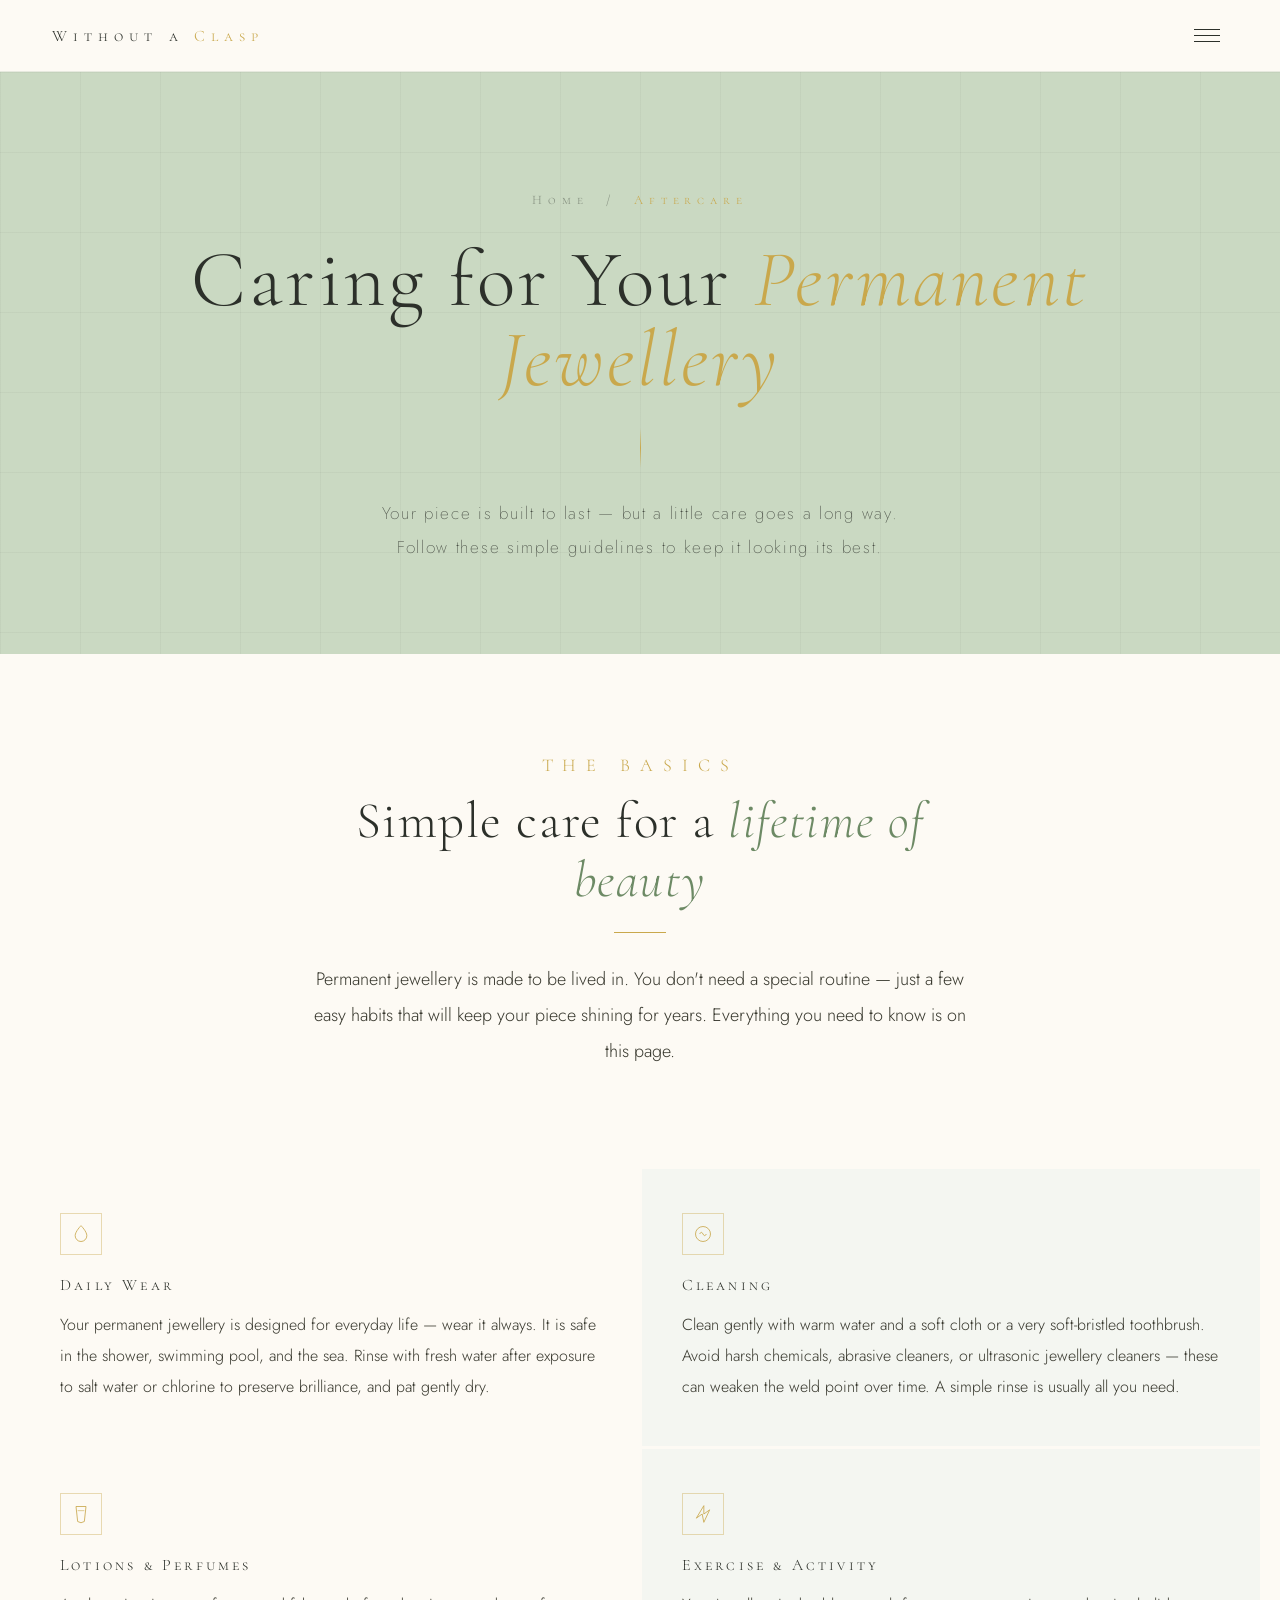
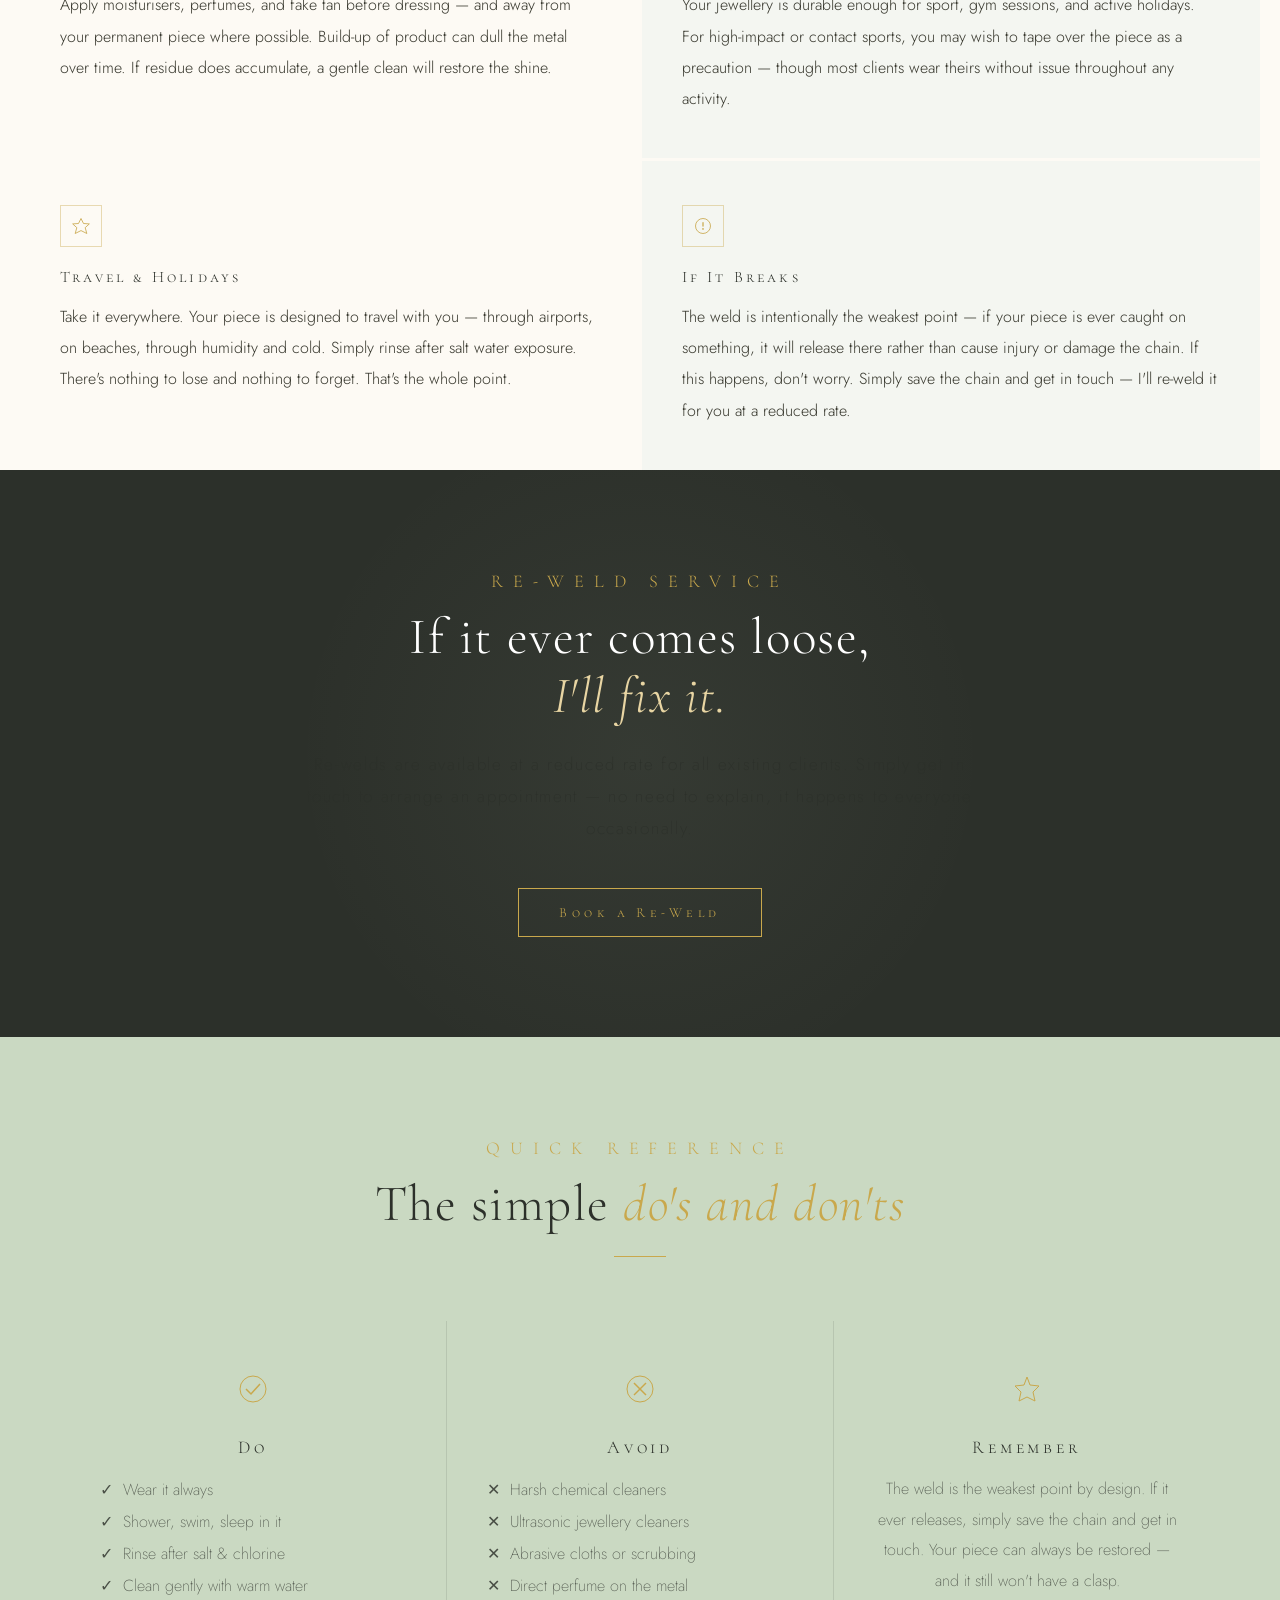
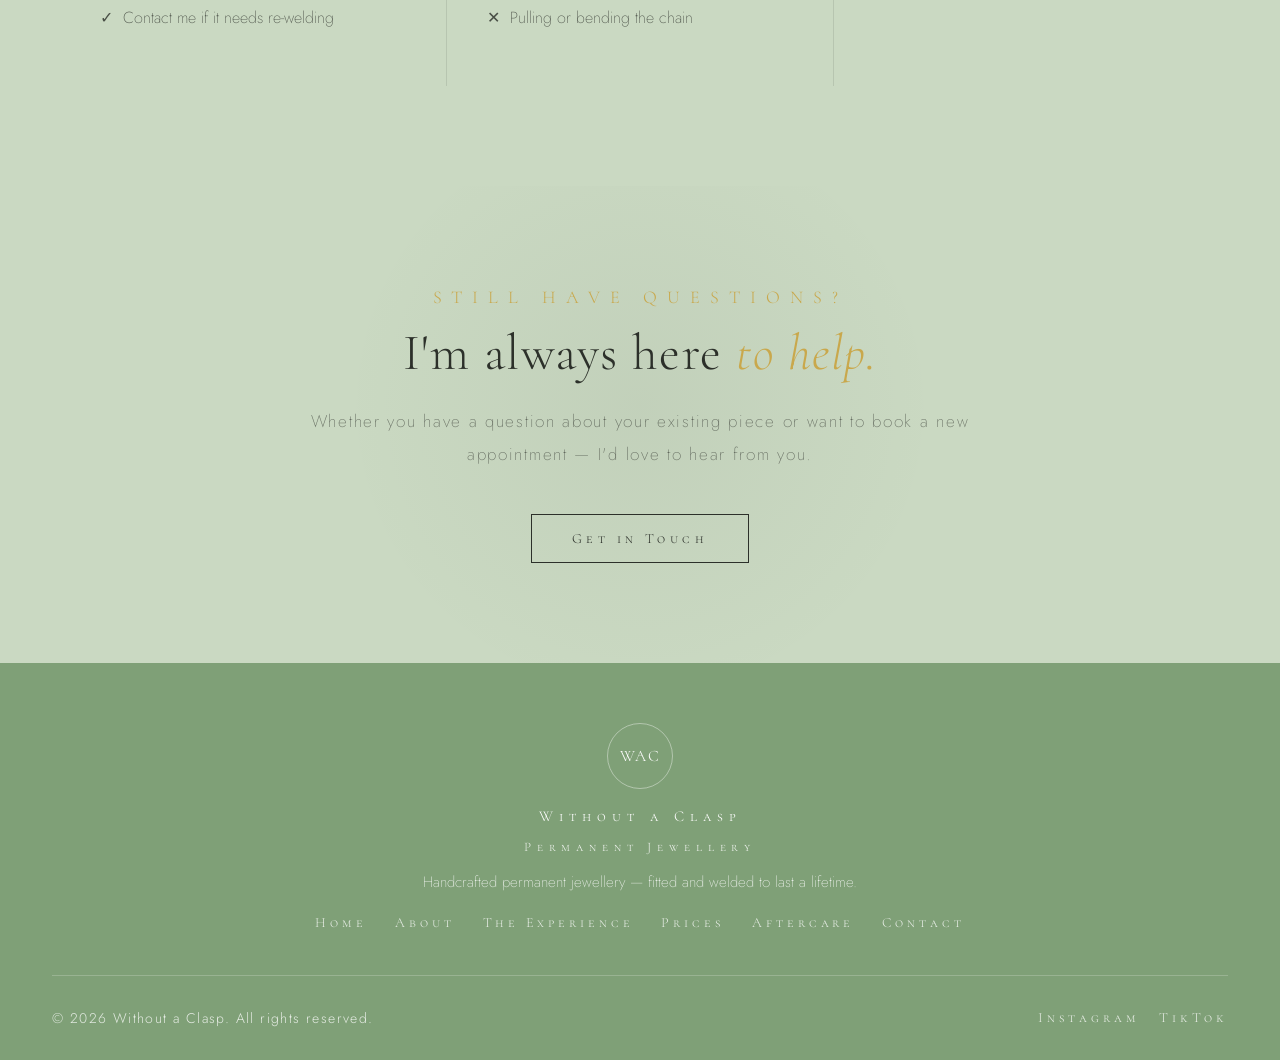
<file: aftercare.html>
<!DOCTYPE html>
<html lang="en">
<head>
  <meta charset="UTF-8"/>
  <meta name="viewport" content="width=device-width, initial-scale=1.0"/>
  <meta name="description" content="Aftercare advice for your permanent jewellery — how to keep your piece looking beautiful for life."/>
  <title>Aftercare — Without a Clasp</title>
  <link rel="preconnect" href="https://fonts.googleapis.com"/>
  <link rel="preconnect" href="https://fonts.gstatic.com" crossorigin/>
  <link href="https://fonts.googleapis.com/css2?family=Cormorant+Garamond:ital,wght@0,300;0,400;1,300;1,400&family=Cormorant+SC:wght@300;400&family=Jost:wght@200;300;400&display=swap" rel="stylesheet"/>
  <link rel="stylesheet" href="css/style.css"/>
</head>
<body>

  <!-- ── NAVIGATION ── -->
  <header class="site-nav" role="banner">
    <a href="index.html" class="nav-logo">Without a <span>Clasp</span></a>
    <button class="hamburger" id="hamburger" aria-label="Toggle menu">
      <span></span><span></span><span></span>
    </button>
  </header>

  <div class="nav-overlay" id="navOverlay" role="navigation">
    <div class="nav-overlay-inner">
      <span class="overlay-eyebrow">Permanent Jewellery</span>
      <ul class="overlay-links">
        <li><a href="index.html">Home</a></li>
        <li><a href="about.html">About</a></li>
        <li><a href="experience.html">The Experience</a></li>
        <li><a href="prices.html">Prices</a></li>
        <li><a href="aftercare.html">Aftercare</a></li>
        <li><a href="contact.html">Contact</a></li>
      </ul>
      <div class="overlay-rule"></div>
      <a href="contact.html" class="overlay-cta">Book a Consultation</a>
      <div class="overlay-social">
        <a href="#">Instagram</a>
        <a href="#">TikTok</a>
      </div>
    </div>
  </div>

  <main>

    <!-- ── PAGE HERO ── -->
    <section class="page-hero">
      <div class="page-hero__inner">
        <div class="breadcrumb">Home &nbsp;/&nbsp; <span>Aftercare</span></div>
        <h1 class="page-title fade-in">Caring for Your <em>Permanent Jewellery</em></h1>
        <div class="page-rule fade-in delay-1"></div>
        <p class="page-subtitle fade-in delay-1">Your piece is built to last — but a little care goes a long way. Follow these simple guidelines to keep it looking its best.</p>
      </div>
    </section>

    <!-- ── INTRO ── -->
    <section class="bg-cream section-pad">
      <div class="inner text-center fade-in" style="max-width:680px">
        <span class="section-tag">The Basics</span>
        <h2 class="section-title">Simple care for a <em>lifetime of beauty</em></h2>
        <div class="gold-line center"></div>
        <p class="body-text">Permanent jewellery is made to be lived in. You don't need a special routine — just a few easy habits that will keep your piece shining for years. Everything you need to know is on this page.</p>
      </div>
    </section>

    <!-- ── AFTERCARE CARDS ── -->
    <section aria-label="Aftercare advice">
      <div class="aftercare-grid">

        <div class="aftercare-card fade-in">
          <div class="aftercare-card__icon">
            <svg width="20" height="20" viewBox="0 0 24 24" fill="none" aria-hidden="true">
              <path d="M12 2C12 2 5 9 5 14 A7 7 0 0 0 19 14 C19 9 12 2 12 2Z" stroke="#C9A84C" stroke-width="1" fill="none"/>
            </svg>
          </div>
          <div class="aftercare-card__title">Daily Wear</div>
          <p class="aftercare-card__body">Your permanent jewellery is designed for everyday life — wear it always. It is safe in the shower, swimming pool, and the sea. Rinse with fresh water after exposure to salt water or chlorine to preserve brilliance, and pat gently dry.</p>
        </div>

        <div class="aftercare-card fade-in delay-1">
          <div class="aftercare-card__icon">
            <svg width="20" height="20" viewBox="0 0 24 24" fill="none" aria-hidden="true">
              <circle cx="12" cy="12" r="9" stroke="#C9A84C" stroke-width="1"/>
              <path d="M8 12 Q10 8 12 12 Q14 16 16 12" stroke="#C9A84C" stroke-width="1" fill="none"/>
            </svg>
          </div>
          <div class="aftercare-card__title">Cleaning</div>
          <p class="aftercare-card__body">Clean gently with warm water and a soft cloth or a very soft-bristled toothbrush. Avoid harsh chemicals, abrasive cleaners, or ultrasonic jewellery cleaners — these can weaken the weld point over time. A simple rinse is usually all you need.</p>
        </div>

        <div class="aftercare-card fade-in">
          <div class="aftercare-card__icon">
            <svg width="20" height="20" viewBox="0 0 24 24" fill="none" aria-hidden="true">
              <path d="M6 3 L18 3 L16 21 L12 22.5 L8 21 Z" stroke="#C9A84C" stroke-width="1" fill="none"/>
              <line x1="8" y1="8" x2="16" y2="8" stroke="#C9A84C" stroke-width="0.7"/>
            </svg>
          </div>
          <div class="aftercare-card__title">Lotions &amp; Perfumes</div>
          <p class="aftercare-card__body">Apply moisturisers, perfumes, and fake tan before dressing — and away from your permanent piece where possible. Build-up of product can dull the metal over time. If residue does accumulate, a gentle clean will restore the shine.</p>
        </div>

        <div class="aftercare-card fade-in delay-1">
          <div class="aftercare-card__icon">
            <svg width="20" height="20" viewBox="0 0 24 24" fill="none" aria-hidden="true">
              <path d="M13 2 L13 12 L20 7 L13 22 L11 12 L4 17 Z" stroke="#C9A84C" stroke-width="1" fill="none"/>
            </svg>
          </div>
          <div class="aftercare-card__title">Exercise &amp; Activity</div>
          <p class="aftercare-card__body">Your jewellery is durable enough for sport, gym sessions, and active holidays. For high-impact or contact sports, you may wish to tape over the piece as a precaution — though most clients wear theirs without issue throughout any activity.</p>
        </div>

        <div class="aftercare-card fade-in">
          <div class="aftercare-card__icon">
            <svg width="20" height="20" viewBox="0 0 24 24" fill="none" aria-hidden="true">
              <path d="M12 3 L15 9 L22 9.5 L17 14 L19 21 L12 17.5 L5 21 L7 14 L2 9.5 L9 9 Z" stroke="#C9A84C" stroke-width="1" fill="none"/>
            </svg>
          </div>
          <div class="aftercare-card__title">Travel &amp; Holidays</div>
          <p class="aftercare-card__body">Take it everywhere. Your piece is designed to travel with you — through airports, on beaches, through humidity and cold. Simply rinse after salt water exposure. There's nothing to lose and nothing to forget. That's the whole point.</p>
        </div>

        <div class="aftercare-card fade-in delay-1">
          <div class="aftercare-card__icon">
            <svg width="20" height="20" viewBox="0 0 24 24" fill="none" aria-hidden="true">
              <circle cx="12" cy="12" r="9" stroke="#C9A84C" stroke-width="1"/>
              <line x1="12" y1="8" x2="12" y2="12" stroke="#C9A84C" stroke-width="1.5" stroke-linecap="round"/>
              <circle cx="12" cy="15.5" r="1" fill="#C9A84C"/>
            </svg>
          </div>
          <div class="aftercare-card__title">If It Breaks</div>
          <p class="aftercare-card__body">The weld is intentionally the weakest point — if your piece is ever caught on something, it will release there rather than cause injury or damage the chain. If this happens, don't worry. Simply save the chain and get in touch — I'll re-weld it for you at a reduced rate.</p>
        </div>

      </div>
    </section>

    <!-- ── RE-WELD SECTION ── -->
    <section class="cta-charcoal" aria-label="Re-weld service">
      <div class="cta__inner fade-in">
        <span class="section-tag">Re-Weld Service</span>
        <h2 class="section-title on-dark">If it ever comes loose,<br><em>I'll fix it.</em></h2>
        <p class="cta__sub on-dark" >Re-welds are available at a reduced rate for all existing clients. Simply get in touch to arrange an appointment — no need to explain, it happens to everyone occasionally.</p>
        <a href="contact.html" class="btn btn-gold">Book a Re-Weld</a>
      </div>
    </section>

    <!-- ── DO'S AND DON'TS ── -->
    <section class="pillars" aria-label="Quick reference">
      <div class="pillars__inner">
        <div class="pillars__header fade-in">
          <span class="section-tag">Quick Reference</span>
          <h2 class="section-title on-sage">The simple <em>do's and don'ts</em></h2>
          <div class="gold-line center"></div>
        </div>
        <div class="pillars__grid">
          <div class="pillar fade-in">
            <div class="pillar__icon">
              <svg width="32" height="32" viewBox="0 0 32 32" fill="none" aria-hidden="true">
                <circle cx="16" cy="16" r="13" stroke="#C9A84C" stroke-width="1"/>
                <path d="M9 16 L14 21 L23 11" stroke="#C9A84C" stroke-width="1.5"/>
              </svg>
            </div>
            <div class="pillar__title">Do</div>
            <p class="pillar__body" style="text-align:left;line-height:2">
              ✓ &nbsp;Wear it always<br>
              ✓ &nbsp;Shower, swim, sleep in it<br>
              ✓ &nbsp;Rinse after salt &amp; chlorine<br>
              ✓ &nbsp;Clean gently with warm water<br>
              ✓ &nbsp;Contact me if it needs re-welding
            </p>
          </div>
          <div class="pillar fade-in delay-1">
            <div class="pillar__icon">
              <svg width="32" height="32" viewBox="0 0 32 32" fill="none" aria-hidden="true">
                <circle cx="16" cy="16" r="13" stroke="#C9A84C" stroke-width="1"/>
                <line x1="10" y1="10" x2="22" y2="22" stroke="#C9A84C" stroke-width="1.5"/>
                <line x1="22" y1="10" x2="10" y2="22" stroke="#C9A84C" stroke-width="1.5"/>
              </svg>
            </div>
            <div class="pillar__title">Avoid</div>
            <p class="pillar__body" style="text-align:left;line-height:2">
              ✕ &nbsp;Harsh chemical cleaners<br>
              ✕ &nbsp;Ultrasonic jewellery cleaners<br>
              ✕ &nbsp;Abrasive cloths or scrubbing<br>
              ✕ &nbsp;Direct perfume on the metal<br>
              ✕ &nbsp;Pulling or bending the chain
            </p>
          </div>
          <div class="pillar fade-in delay-2">
            <div class="pillar__icon">
              <svg width="32" height="32" viewBox="0 0 32 32" fill="none" aria-hidden="true">
                <path d="M16 4 L19 12 L28 13 L22 19 L24 28 L16 24 L8 28 L10 19 L4 13 L13 12 Z" stroke="#C9A84C" stroke-width="1" fill="none"/>
              </svg>
            </div>
            <div class="pillar__title">Remember</div>
            <p class="pillar__body">The weld is the weakest point by design. If it ever releases, simply save the chain and get in touch. Your piece can always be restored — and it still won't have a clasp.</p>
          </div>
        </div>
      </div>
    </section>

    <!-- ── CTA ── -->
    <section class="cta-sage" aria-label="Contact">
      <div class="cta__inner on-sage fade-in">
        <span class="section-tag">Still Have Questions?</span>
        <h2 class="section-title on-sage">I'm always here <em>to help.</em></h2>
        <p class="cta__sub" style="color:rgba(44,48,42,0.65)">Whether you have a question about your existing piece or want to book a new appointment — I'd love to hear from you.</p>
        <a href="contact.html" class="btn btn-dark">Get in Touch</a>
      </div>
    </section>

  </main>

  <!-- ── FOOTER ── -->
  <footer class="site-footer" role="contentinfo">
    <div class="site-footer__inner">
      <div class="site-footer__top">
        <div class="footer-monogram"><span>WAC</span></div>
        <span class="footer-name">Without a Clasp</span>
        <span class="footer-sub">Permanent Jewellery</span>
        <p class="footer-tagline">Handcrafted permanent jewellery — fitted and welded to last a lifetime.</p>
        <nav class="footer-nav">
          <a href="index.html">Home</a>
          <a href="about.html">About</a>
          <a href="experience.html">The Experience</a>
          <a href="prices.html">Prices</a>
          <a href="aftercare.html">Aftercare</a>
          <a href="contact.html">Contact</a>
        </nav>
      </div>
      <div class="site-footer__bottom">
        <span class="footer-copy">&copy; 2026 Without a Clasp. All rights reserved.</span>
        <div class="footer-social">
          <a href="#">Instagram</a>
          <a href="#">TikTok</a>
        </div>
      </div>
    </div>
  </footer>

  <script src="js/main.js"></script>
</body>
</html>
</file>
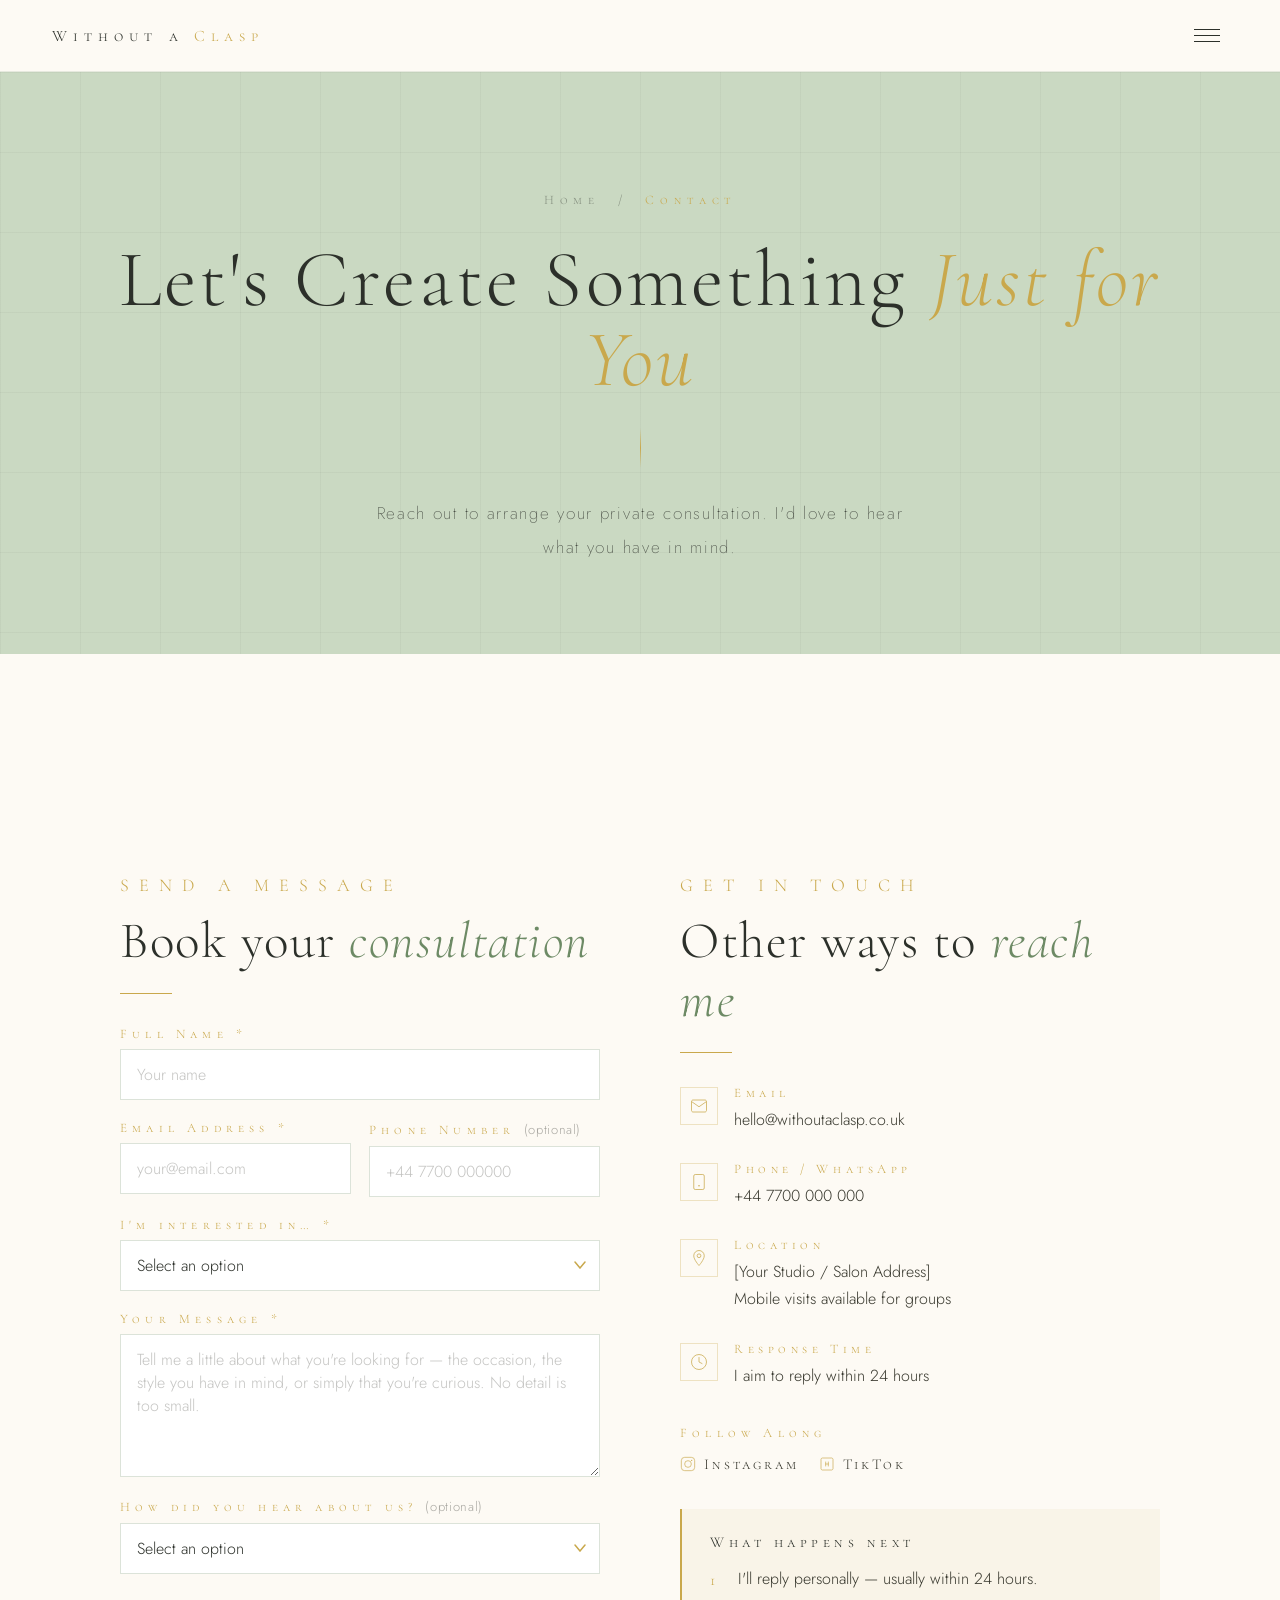
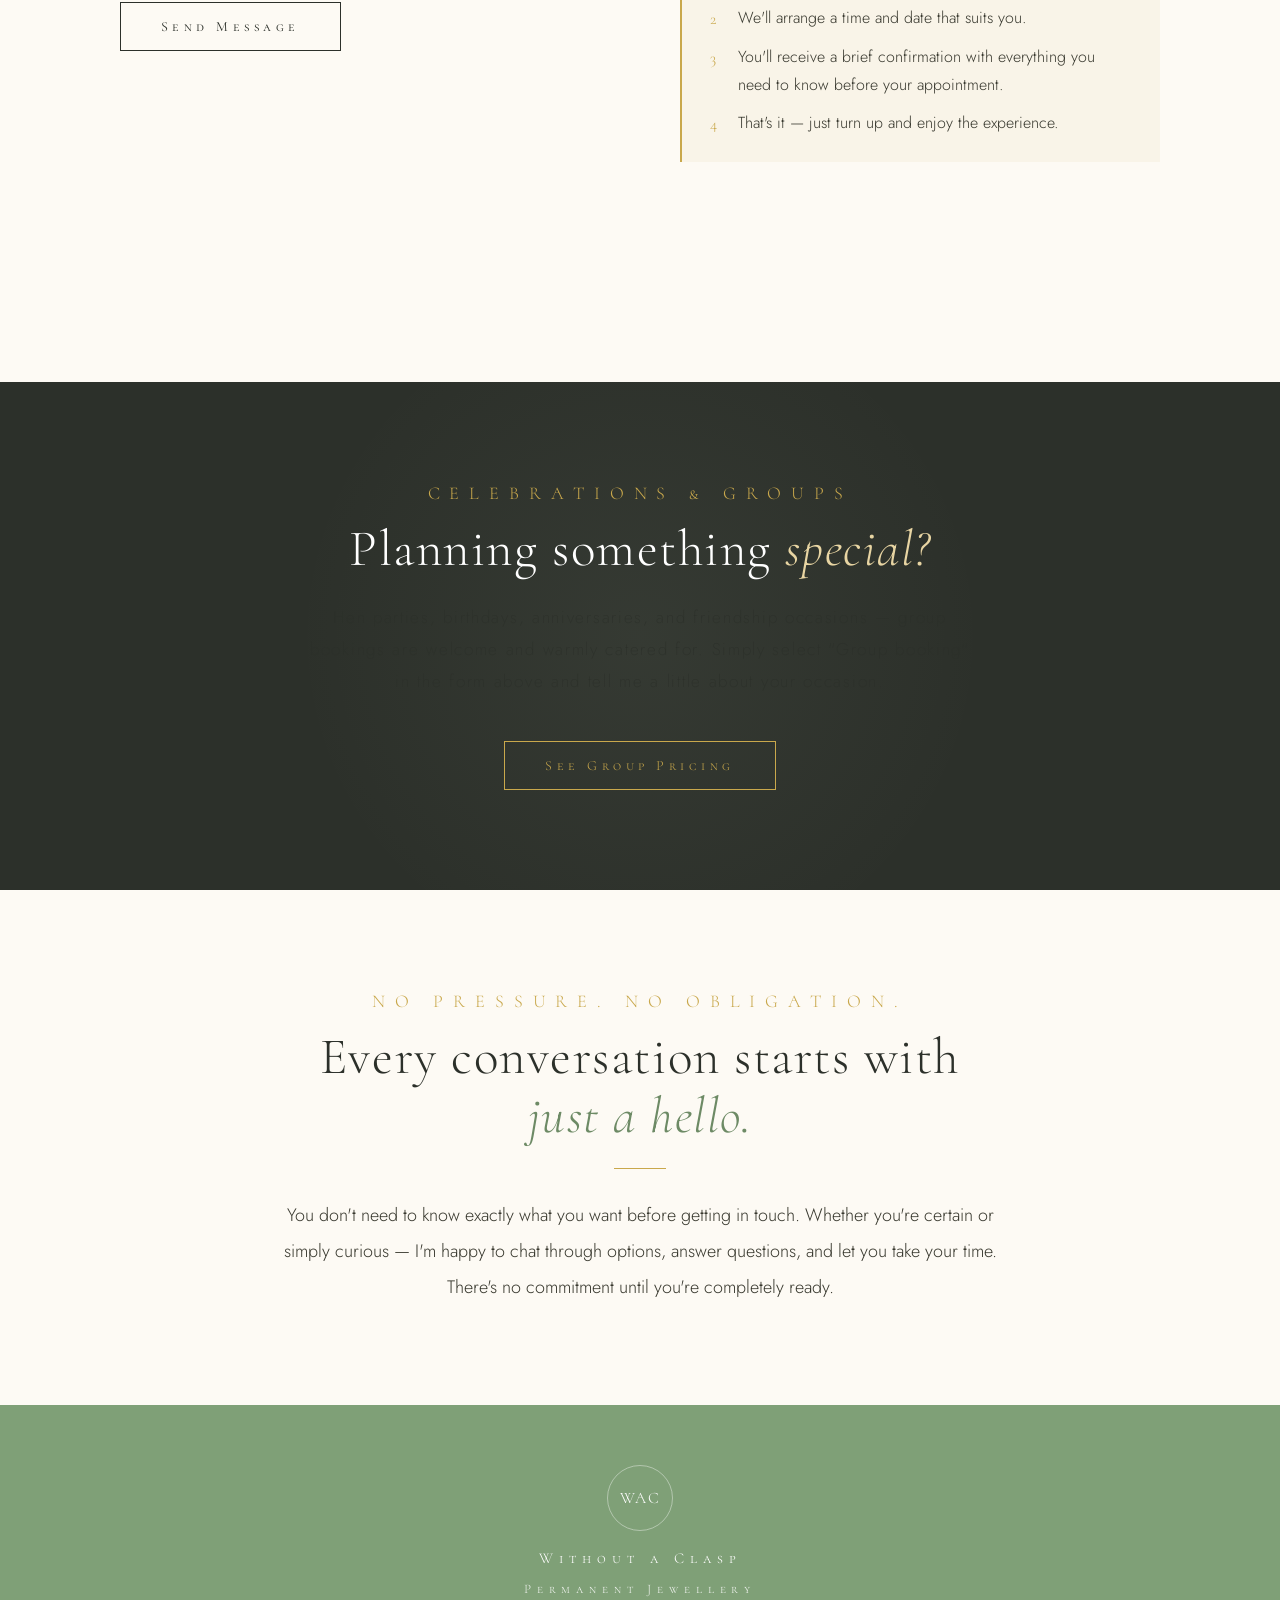
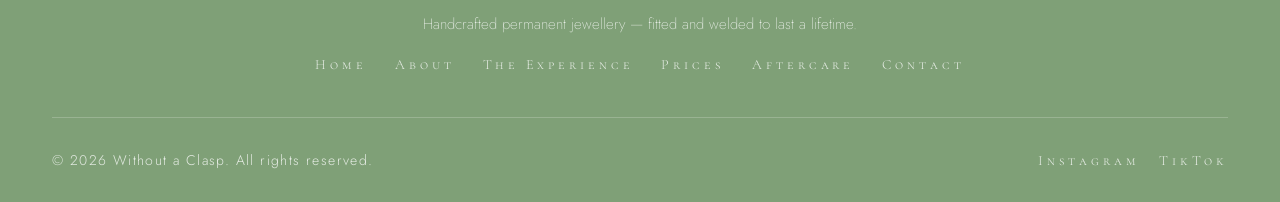
<file: contact.html>
<!DOCTYPE html>
<html lang="en">
<head>
  <meta charset="UTF-8"/>
  <meta name="viewport" content="width=device-width, initial-scale=1.0"/>
  <meta name="description" content="Book a permanent jewellery consultation with Without a Clasp — get in touch to arrange your private appointment."/>
  <title>Contact — Without a Clasp</title>
  <link rel="preconnect" href="https://fonts.googleapis.com"/>
  <link rel="preconnect" href="https://fonts.gstatic.com" crossorigin/>
  <link href="https://fonts.googleapis.com/css2?family=Cormorant+Garamond:ital,wght@0,300;0,400;1,300;1,400&family=Cormorant+SC:wght@300;400&family=Jost:wght@200;300;400&display=swap" rel="stylesheet"/>
  <link rel="stylesheet" href="css/style.css"/>
</head>
<body>

  <!-- ── NAVIGATION ── -->
  <header class="site-nav" role="banner">
    <a href="index.html" class="nav-logo">Without a <span>Clasp</span></a>
    <button class="hamburger" id="hamburger" aria-label="Toggle menu">
      <span></span><span></span><span></span>
    </button>
  </header>

  <div class="nav-overlay" id="navOverlay" role="navigation">
    <div class="nav-overlay-inner">
      <span class="overlay-eyebrow">Permanent Jewellery</span>
      <ul class="overlay-links">
        <li><a href="index.html">Home</a></li>
        <li><a href="about.html">About</a></li>
        <li><a href="experience.html">The Experience</a></li>
        <li><a href="prices.html">Prices</a></li>
        <li><a href="aftercare.html">Aftercare</a></li>
        <li><a href="contact.html">Contact</a></li>
      </ul>
      <div class="overlay-rule"></div>
      <a href="contact.html" class="overlay-cta">Book a Consultation</a>
      <div class="overlay-social">
        <a href="#">Instagram</a>
        <a href="#">TikTok</a>
      </div>
    </div>
  </div>

  <main>

    <!-- ── PAGE HERO ── -->
    <section class="page-hero">
      <div class="page-hero__inner">
        <div class="breadcrumb">Home &nbsp;/&nbsp; <span>Contact</span></div>
        <h1 class="page-title fade-in">Let's Create Something <em>Just for You</em></h1>
        <div class="page-rule fade-in delay-1"></div>
        <p class="page-subtitle fade-in delay-1">Reach out to arrange your private consultation. I'd love to hear what you have in mind.</p>
      </div>
    </section>

    <!-- ── CONTACT LAYOUT ── -->
    <section class="bg-cream section-pad-lg" aria-label="Contact form and details">
      <div class="contact-layout inner">

        <!-- FORM COLUMN -->
        <div class="contact-form-wrap fade-in">
          <span class="section-tag">Send a Message</span>
          <h2 class="section-title">Book your <em>consultation</em></h2>
          <div class="gold-line"></div>

          <form class="contact-form" id="contactForm" action="https://formspree.io/f/YOUR_FORM_ID" method="POST" novalidate>

            <div class="form-row">
              <div class="form-group">
                <label for="name">Full Name <span class="req">*</span></label>
                <input type="text" id="name" name="name" placeholder="Your name" required autocomplete="name"/>
                <span class="form-error" id="nameError">Please enter your name.</span>
              </div>
            </div>

            <div class="form-row form-row--two">
              <div class="form-group">
                <label for="email">Email Address <span class="req">*</span></label>
                <input type="email" id="email" name="email" placeholder="your@email.com" required autocomplete="email"/>
                <span class="form-error" id="emailError">Please enter a valid email address.</span>
              </div>
              <div class="form-group">
                <label for="phone">Phone Number <span class="optional">(optional)</span></label>
                <input type="tel" id="phone" name="phone" placeholder="+44 7700 000000" autocomplete="tel"/>
              </div>
            </div>

            <div class="form-row">
              <div class="form-group">
                <label for="interest">I'm interested in… <span class="req">*</span></label>
                <div class="select-wrap">
                  <select id="interest" name="interest" required>
                    <option value="" disabled selected>Select an option</option>
                    <option value="bracelet">Bracelet / Wrist chain</option>
                    <option value="anklet">Anklet</option>
                    <option value="necklace">Necklace</option>
                    <option value="ring">Finger chain / Ring</option>
                    <option value="multiple">Multiple pieces</option>
                    <option value="group">Group booking</option>
                    <option value="reweld">Re-weld of existing piece</option>
                    <option value="other">Just exploring — not sure yet</option>
                  </select>
                  <svg class="select-arrow" width="12" height="8" viewBox="0 0 12 8" fill="none" aria-hidden="true">
                    <path d="M1 1L6 7L11 1" stroke="#C9A84C" stroke-width="1.5" stroke-linecap="round"/>
                  </svg>
                </div>
                <span class="form-error" id="interestError">Please select an option.</span>
              </div>
            </div>

            <div class="form-row">
              <div class="form-group">
                <label for="message">Your Message <span class="req">*</span></label>
                <textarea id="message" name="message" rows="5" placeholder="Tell me a little about what you're looking for — the occasion, the style you have in mind, or simply that you're curious. No detail is too small." required></textarea>
                <span class="form-error" id="messageError">Please enter a message.</span>
              </div>
            </div>

            <div class="form-row">
              <div class="form-group">
                <label for="referral">How did you hear about us? <span class="optional">(optional)</span></label>
                <div class="select-wrap">
                  <select id="referral" name="referral">
                    <option value="" disabled selected>Select an option</option>
                    <option value="instagram">Instagram</option>
                    <option value="tiktok">TikTok</option>
                    <option value="google">Google search</option>
                    <option value="friend">Friend or family</option>
                    <option value="other">Other</option>
                  </select>
                  <svg class="select-arrow" width="12" height="8" viewBox="0 0 12 8" fill="none" aria-hidden="true">
                    <path d="M1 1L6 7L11 1" stroke="#C9A84C" stroke-width="1.5" stroke-linecap="round"/>
                  </svg>
                </div>
              </div>
            </div>

            <button type="submit" class="btn btn-dark contact-submit">Send Message</button>

            <div class="form-success" id="formSuccess" aria-live="polite">
              <svg width="20" height="20" viewBox="0 0 24 24" fill="none" aria-hidden="true">
                <circle cx="12" cy="12" r="10" stroke="#C9A84C" stroke-width="1"/>
                <path d="M7 12L10.5 15.5L17 9" stroke="#C9A84C" stroke-width="1.5" stroke-linecap="round"/>
              </svg>
              Thank you — I'll be in touch very soon.
            </div>

          </form>
        </div>

        <!-- INFO COLUMN -->
        <div class="contact-info fade-in delay-1">
          <span class="section-tag">Get in Touch</span>
          <h2 class="section-title">Other ways to <em>reach me</em></h2>
          <div class="gold-line"></div>

          <div class="contact-details">

            <div class="contact-detail">
              <div class="contact-detail__icon">
                <svg width="18" height="18" viewBox="0 0 24 24" fill="none" aria-hidden="true">
                  <path d="M4 4H20C21.1 4 22 4.9 22 6V18C22 19.1 21.1 20 20 20H4C2.9 20 2 19.1 2 18V6C2 4.9 2.9 4 4 4Z" stroke="#C9A84C" stroke-width="1" fill="none"/>
                  <path d="M22 6L12 13L2 6" stroke="#C9A84C" stroke-width="1"/>
                </svg>
              </div>
              <div>
                <div class="contact-detail__label">Email</div>
                <a href="mailto:hello@withoutaclasp.co.uk" class="contact-detail__value">hello@withoutaclasp.co.uk</a>
              </div>
            </div>

            <div class="contact-detail">
              <div class="contact-detail__icon">
                <svg width="18" height="18" viewBox="0 0 24 24" fill="none" aria-hidden="true">
                  <rect x="5" y="2" width="14" height="20" rx="2" stroke="#C9A84C" stroke-width="1"/>
                  <circle cx="12" cy="17" r="1" fill="#C9A84C"/>
                </svg>
              </div>
              <div>
                <div class="contact-detail__label">Phone / WhatsApp</div>
                <a href="tel:+447700000000" class="contact-detail__value">+44 7700 000 000</a>
              </div>
            </div>

            <div class="contact-detail">
              <div class="contact-detail__icon">
                <svg width="18" height="18" viewBox="0 0 24 24" fill="none" aria-hidden="true">
                  <path d="M12 2C8.13 2 5 5.13 5 9C5 14.25 12 22 12 22C12 22 19 14.25 19 9C19 5.13 15.87 2 12 2Z" stroke="#C9A84C" stroke-width="1"/>
                  <circle cx="12" cy="9" r="2.5" stroke="#C9A84C" stroke-width="1"/>
                </svg>
              </div>
              <div>
                <div class="contact-detail__label">Location</div>
                <span class="contact-detail__value">[Your Studio / Salon Address]<br>Mobile visits available for groups</span>
              </div>
            </div>

            <div class="contact-detail">
              <div class="contact-detail__icon">
                <svg width="18" height="18" viewBox="0 0 24 24" fill="none" aria-hidden="true">
                  <circle cx="12" cy="12" r="10" stroke="#C9A84C" stroke-width="1"/>
                  <path d="M12 6V12L16 14" stroke="#C9A84C" stroke-width="1" stroke-linecap="round"/>
                </svg>
              </div>
              <div>
                <div class="contact-detail__label">Response Time</div>
                <span class="contact-detail__value">I aim to reply within 24 hours</span>
              </div>
            </div>

          </div>

          <div class="contact-social">
            <div class="contact-social__label">Follow Along</div>
            <div class="contact-social__links">
              <a href="#" class="contact-social__link">
                <svg width="16" height="16" viewBox="0 0 24 24" fill="none" aria-hidden="true">
                  <rect x="2" y="2" width="20" height="20" rx="5" stroke="#C9A84C" stroke-width="1"/>
                  <circle cx="12" cy="12" r="5" stroke="#C9A84C" stroke-width="1"/>
                  <circle cx="17.5" cy="6.5" r="1" fill="#C9A84C"/>
                </svg>
                Instagram
              </a>
              <a href="#" class="contact-social__link">
                <svg width="16" height="16" viewBox="0 0 24 24" fill="none" aria-hidden="true">
                  <path d="M19 3H5C3.9 3 3 3.9 3 5V19C3 20.1 3.9 21 5 21H19C20.1 21 21 20.1 21 19V5C21 3.9 20.1 3 19 3Z" stroke="#C9A84C" stroke-width="1"/>
                  <path d="M10 9V15M14 9V15M10 12H14" stroke="#C9A84C" stroke-width="1" stroke-linecap="round"/>
                </svg>
                TikTok
              </a>
            </div>
          </div>

          <!-- WHAT TO EXPECT NOTE -->
          <div class="contact-expect">
            <div class="contact-expect__title">What happens next</div>
            <ol class="contact-expect__list">
              <li>I'll reply personally — usually within 24 hours.</li>
              <li>We'll arrange a time and date that suits you.</li>
              <li>You'll receive a brief confirmation with everything you need to know before your appointment.</li>
              <li>That's it — just turn up and enjoy the experience.</li>
            </ol>
          </div>

        </div>

      </div>
    </section>

    <!-- ── GROUP BOOKINGS NOTE ── -->
    <section class="cta-charcoal" aria-label="Group bookings">
      <div class="cta__inner fade-in">
        <span class="section-tag">Celebrations &amp; Groups</span>
        <h2 class="section-title on-dark">Planning something <em>special?</em></h2>
        <p class="cta__sub on-dark" >Hen parties, birthdays, anniversaries, and friendship occasions — group bookings are welcome and warmly catered for. Simply select "Group booking" in the form above and tell me a little about your occasion.</p>
        <a href="prices.html#group" class="btn btn-gold">See Group Pricing</a>
      </div>
    </section>

    <!-- ── REASSURANCE BAR ── -->
    <section class="bg-cream section-pad" aria-label="Reassurance">
      <div class="inner text-center fade-in" style="max-width:720px">
        <span class="section-tag">No Pressure. No Obligation.</span>
        <h2 class="section-title">Every conversation starts with <em>just a hello.</em></h2>
        <div class="gold-line center"></div>
        <p class="body-text">You don't need to know exactly what you want before getting in touch. Whether you're certain or simply curious — I'm happy to chat through options, answer questions, and let you take your time. There's no commitment until you're completely ready.</p>
      </div>
    </section>

  </main>

  <!-- ── FOOTER ── -->
  <footer class="site-footer" role="contentinfo">
    <div class="site-footer__inner">
      <div class="site-footer__top">
        <div class="footer-monogram"><span>WAC</span></div>
        <span class="footer-name">Without a Clasp</span>
        <span class="footer-sub">Permanent Jewellery</span>
        <p class="footer-tagline">Handcrafted permanent jewellery — fitted and welded to last a lifetime.</p>
        <nav class="footer-nav">
          <a href="index.html">Home</a>
          <a href="about.html">About</a>
          <a href="experience.html">The Experience</a>
          <a href="prices.html">Prices</a>
          <a href="aftercare.html">Aftercare</a>
          <a href="contact.html">Contact</a>
        </nav>
      </div>
      <div class="site-footer__bottom">
        <span class="footer-copy">&copy; 2026 Without a Clasp. All rights reserved.</span>
        <div class="footer-social">
          <a href="#">Instagram</a>
          <a href="#">TikTok</a>
        </div>
      </div>
    </div>
  </footer>

  <script src="js/main.js"></script>
</body>
</html>
</file>
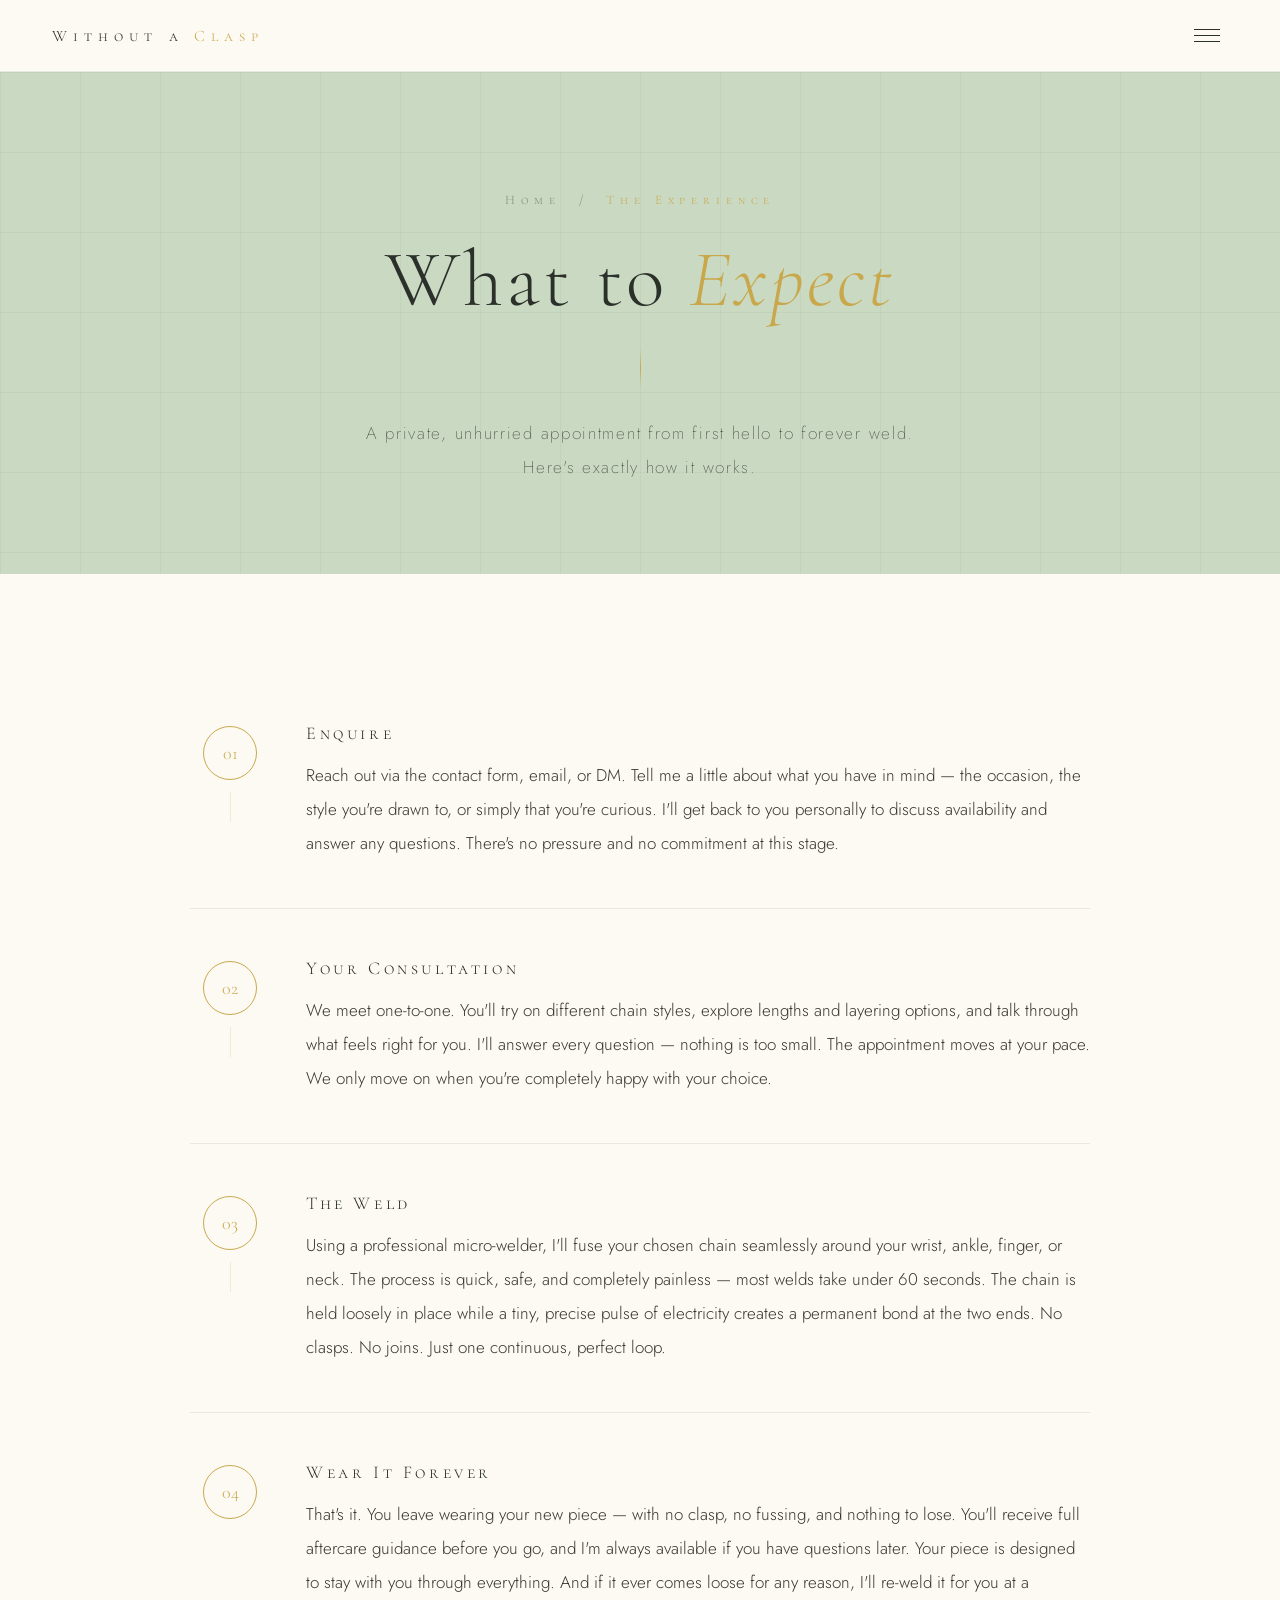
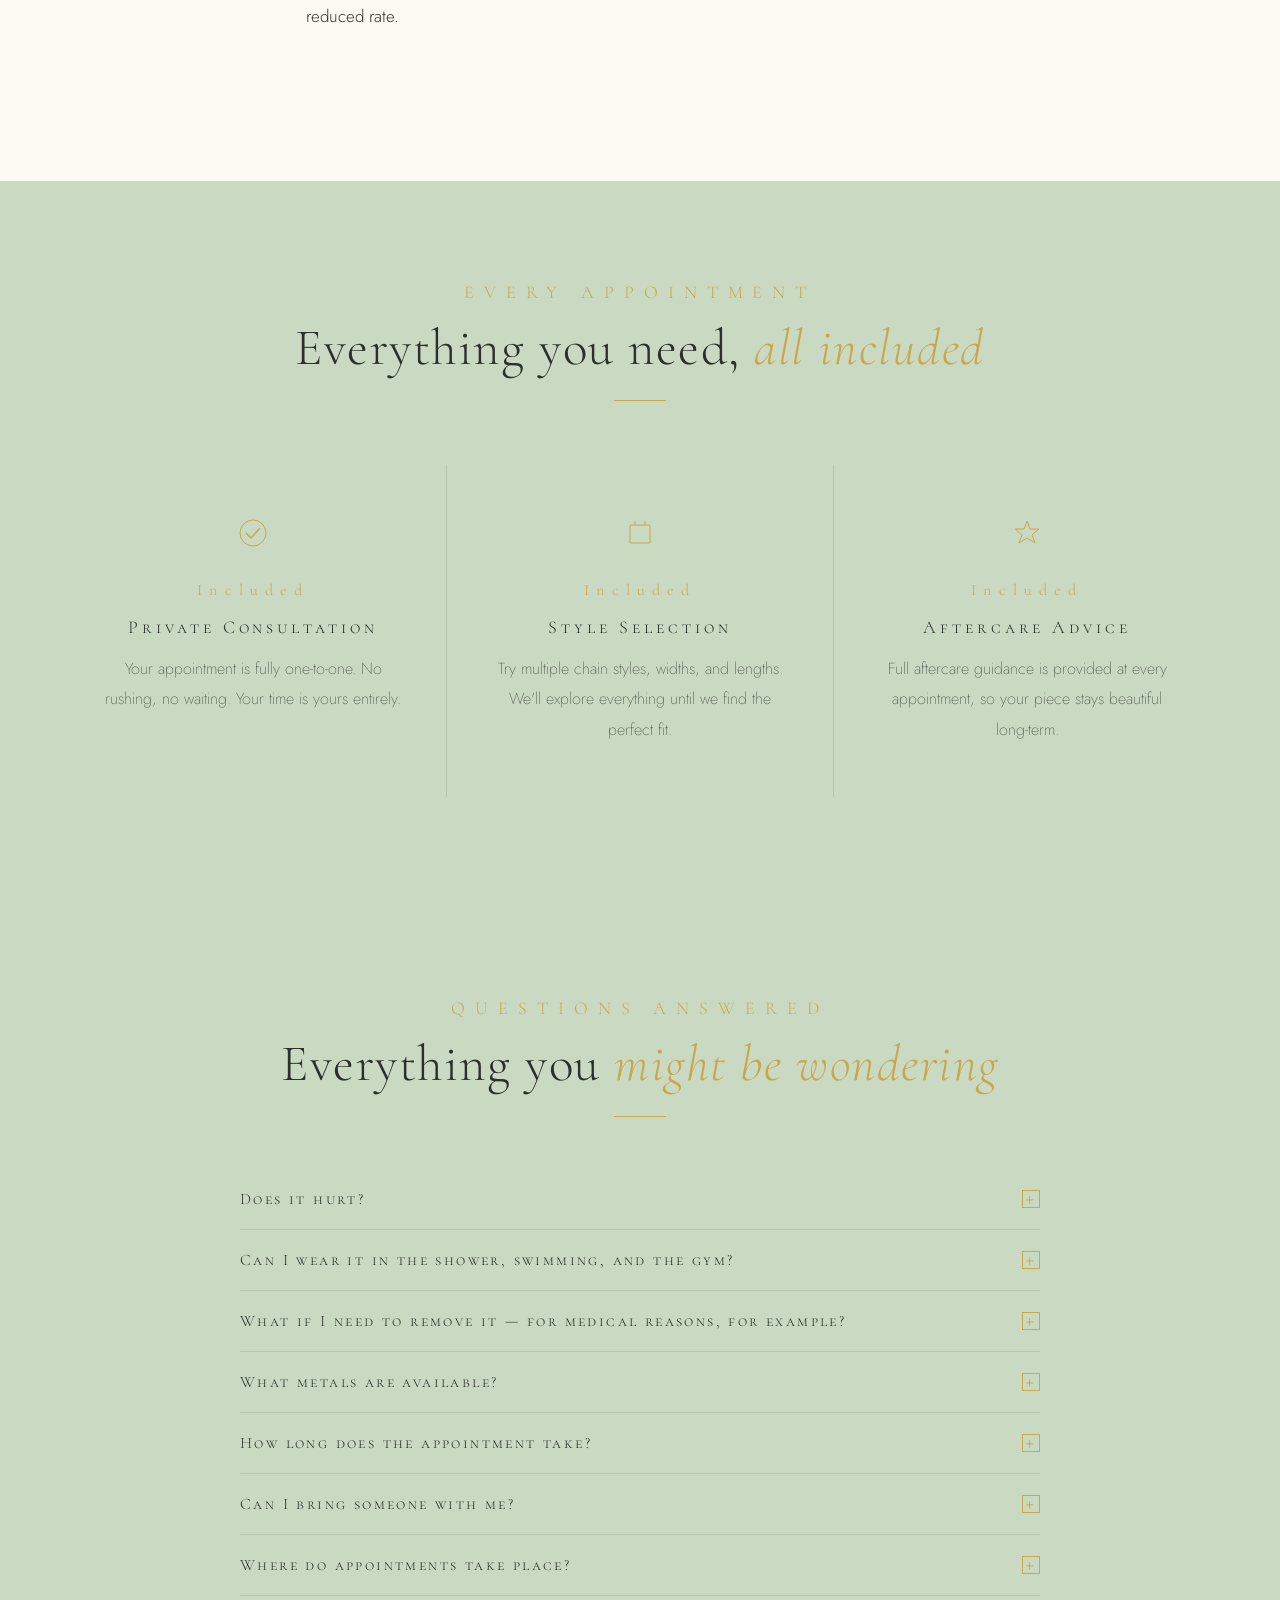
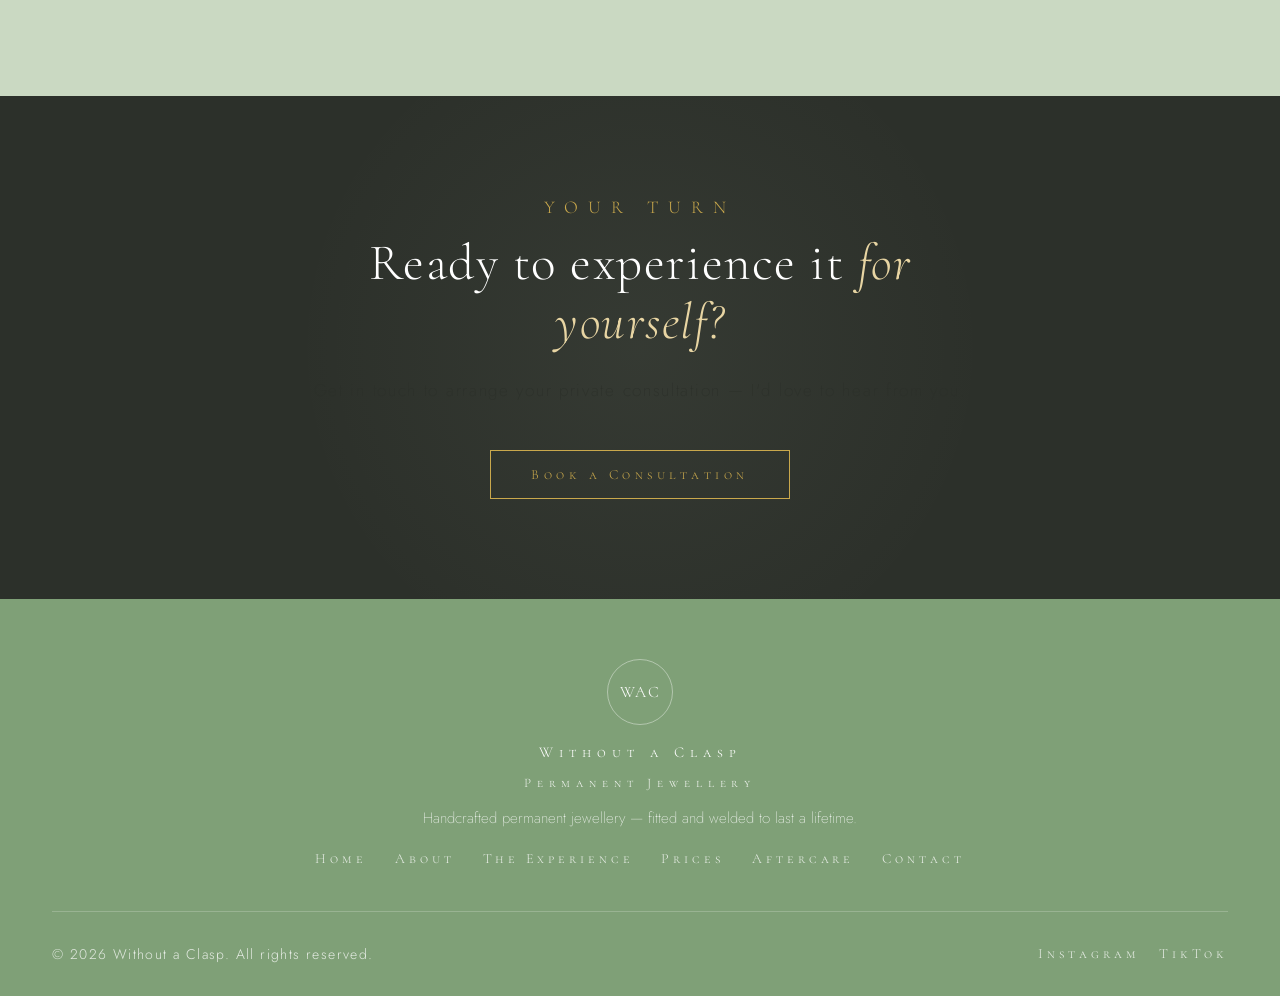
<file: experience.html>
<!DOCTYPE html>
<html lang="en">
<head>
  <meta charset="UTF-8"/>
  <meta name="viewport" content="width=device-width, initial-scale=1.0"/>
  <meta name="description" content="What to expect at your Without a Clasp appointment — a private, personal experience from enquiry to weld."/>
  <title>The Experience — Without a Clasp</title>
  <link rel="preconnect" href="https://fonts.googleapis.com"/>
  <link rel="preconnect" href="https://fonts.gstatic.com" crossorigin/>
  <link href="https://fonts.googleapis.com/css2?family=Cormorant+Garamond:ital,wght@0,300;0,400;1,300;1,400&family=Cormorant+SC:wght@300;400&family=Jost:wght@200;300;400&display=swap" rel="stylesheet"/>
  <link rel="stylesheet" href="css/style.css"/>
</head>
<body>

  <!-- ── NAVIGATION ── -->
  <header class="site-nav" role="banner">
    <a href="index.html" class="nav-logo">Without a <span>Clasp</span></a>
    <button class="hamburger" id="hamburger" aria-label="Toggle menu">
      <span></span><span></span><span></span>
    </button>
  </header>

  <div class="nav-overlay" id="navOverlay" role="navigation">
    <div class="nav-overlay-inner">
      <span class="overlay-eyebrow">Permanent Jewellery</span>
      <ul class="overlay-links">
        <li><a href="index.html">Home</a></li>
        <li><a href="about.html">About</a></li>
        <li><a href="experience.html">The Experience</a></li>
        <li><a href="prices.html">Prices</a></li>
        <li><a href="aftercare.html">Aftercare</a></li>
        <li><a href="contact.html">Contact</a></li>
      </ul>
      <div class="overlay-rule"></div>
      <a href="contact.html" class="overlay-cta">Book a Consultation</a>
      <div class="overlay-social">
        <a href="#">Instagram</a>
        <a href="#">TikTok</a>
      </div>
    </div>
  </div>

  <main>

    <!-- ── PAGE HERO ── -->
    <section class="page-hero">
      <div class="page-hero__inner">
        <div class="breadcrumb">Home &nbsp;/&nbsp; <span>The Experience</span></div>
        <h1 class="page-title fade-in">What to <em>Expect</em></h1>
        <div class="page-rule fade-in delay-1"></div>
        <p class="page-subtitle fade-in delay-1">A private, unhurried appointment from first hello to forever weld. Here's exactly how it works.</p>
      </div>
    </section>

    <!-- ── EXPERIENCE STEPS ── -->
    <section class="exp-steps" aria-label="The four steps">
      <div class="exp-steps__inner">

        <div class="exp-step fade-in">
          <div class="exp-step__num-wrap">
            <div class="exp-step__num">01</div>
            <div class="exp-step__line"></div>
          </div>
          <div>
            <div class="exp-step__title">Enquire</div>
            <p class="exp-step__body">Reach out via the contact form, email, or DM. Tell me a little about what you have in mind — the occasion, the style you're drawn to, or simply that you're curious. I'll get back to you personally to discuss availability and answer any questions. There's no pressure and no commitment at this stage.</p>
          </div>
        </div>

        <div class="exp-step fade-in">
          <div class="exp-step__num-wrap">
            <div class="exp-step__num">02</div>
            <div class="exp-step__line"></div>
          </div>
          <div>
            <div class="exp-step__title">Your Consultation</div>
            <p class="exp-step__body">We meet one-to-one. You'll try on different chain styles, explore lengths and layering options, and talk through what feels right for you. I'll answer every question — nothing is too small. The appointment moves at your pace. We only move on when you're completely happy with your choice.</p>
          </div>
        </div>

        <div class="exp-step fade-in">
          <div class="exp-step__num-wrap">
            <div class="exp-step__num">03</div>
            <div class="exp-step__line"></div>
          </div>
          <div>
            <div class="exp-step__title">The Weld</div>
            <p class="exp-step__body">Using a professional micro-welder, I'll fuse your chosen chain seamlessly around your wrist, ankle, finger, or neck. The process is quick, safe, and completely painless — most welds take under 60 seconds. The chain is held loosely in place while a tiny, precise pulse of electricity creates a permanent bond at the two ends. No clasps. No joins. Just one continuous, perfect loop.</p>
          </div>
        </div>

        <div class="exp-step fade-in">
          <div class="exp-step__num-wrap">
            <div class="exp-step__num">04</div>
          </div>
          <div>
            <div class="exp-step__title">Wear It Forever</div>
            <p class="exp-step__body">That's it. You leave wearing your new piece — with no clasp, no fussing, and nothing to lose. You'll receive full aftercare guidance before you go, and I'm always available if you have questions later. Your piece is designed to stay with you through everything. And if it ever comes loose for any reason, I'll re-weld it for you at a reduced rate.</p>
          </div>
        </div>

      </div>
    </section>

    <!-- ── WHAT'S INCLUDED ── -->
    <section class="pillars" aria-label="What is included">
      <div class="pillars__inner">
        <div class="pillars__header fade-in">
          <span class="section-tag">Every Appointment</span>
          <h2 class="section-title on-sage">Everything you need, <em>all included</em></h2>
          <div class="gold-line center"></div>
        </div>
        <div class="pillars__grid">
          <div class="pillar fade-in">
            <div class="pillar__icon">
              <svg width="32" height="32" viewBox="0 0 32 32" fill="none" aria-hidden="true">
                <circle cx="16" cy="16" r="13" stroke="#C9A84C" stroke-width="1"/>
                <path d="M9 16 L14 21 L23 11" stroke="#C9A84C" stroke-width="1.5"/>
              </svg>
            </div>
            <span class="pillar__num">Included</span>
            <div class="pillar__title">Private Consultation</div>
            <p class="pillar__body">Your appointment is fully one-to-one. No rushing, no waiting. Your time is yours entirely.</p>
          </div>
          <div class="pillar fade-in delay-1">
            <div class="pillar__icon">
              <svg width="32" height="32" viewBox="0 0 32 32" fill="none" aria-hidden="true">
                <rect x="6" y="8" width="20" height="18" rx="1" stroke="#C9A84C" stroke-width="1"/>
                <line x1="11" y1="8" x2="11" y2="4" stroke="#C9A84C" stroke-width="1"/>
                <line x1="21" y1="8" x2="21" y2="4" stroke="#C9A84C" stroke-width="1"/>
              </svg>
            </div>
            <span class="pillar__num">Included</span>
            <div class="pillar__title">Style Selection</div>
            <p class="pillar__body">Try multiple chain styles, widths, and lengths. We'll explore everything until we find the perfect fit.</p>
          </div>
          <div class="pillar fade-in delay-2">
            <div class="pillar__icon">
              <svg width="32" height="32" viewBox="0 0 32 32" fill="none" aria-hidden="true">
                <path d="M16 4 L19 12 L28 12 L21 18 L24 26 L16 21 L8 26 L11 18 L4 12 L13 12 Z" stroke="#C9A84C" stroke-width="1" fill="none"/>
              </svg>
            </div>
            <span class="pillar__num">Included</span>
            <div class="pillar__title">Aftercare Advice</div>
            <p class="pillar__body">Full aftercare guidance is provided at every appointment, so your piece stays beautiful long-term.</p>
          </div>
        </div>
      </div>
    </section>

    <!-- ── FAQ ── -->
    <section class="faq" aria-label="Frequently asked questions">
      <div class="faq__inner">
        <div class="faq__header fade-in">
          <span class="section-tag">Questions Answered</span>
          <h2 class="section-title on-sage">Everything you <em>might be wondering</em></h2>
          <div class="gold-line center"></div>
        </div>

        <div class="faq-item">
          <div class="faq-item__q" role="button" tabindex="0">Does it hurt?<span class="faq-icon">+</span></div>
          <div class="faq-item__a">Not at all. The micro-welding process uses a tiny, precise pulse of electricity that you simply won't feel. The chain is held loosely around your wrist or ankle before the weld — it never touches your skin during the process.</div>
        </div>

        <div class="faq-item">
          <div class="faq-item__q" role="button" tabindex="0">Can I wear it in the shower, swimming, and the gym?<span class="faq-icon">+</span></div>
          <div class="faq-item__a">Yes — that's the whole point. Permanent jewellery is designed for everyday life. You can wear it in the shower, in the sea, in the pool, and at the gym. We recommend rinsing with fresh water after salt or chlorine exposure and patting dry. Full aftercare advice is provided at your appointment.</div>
        </div>

        <div class="faq-item">
          <div class="faq-item__q" role="button" tabindex="0">What if I need to remove it — for medical reasons, for example?<span class="faq-icon">+</span></div>
          <div class="faq-item__a">The chain can be cut off with small scissors or nail scissors at home. The weld is the weakest point — so if it ever catches on something, it will release there rather than cause any injury. After removal, simply bring the chain back and I'll re-weld it for you at a reduced rate.</div>
        </div>

        <div class="faq-item">
          <div class="faq-item__q" role="button" tabindex="0">What metals are available?<span class="faq-icon">+</span></div>
          <div class="faq-item__a">I offer sterling silver, gold fill, and 14k solid gold chains. Each has different properties in terms of longevity, appearance, and price. I'll walk you through the differences at your consultation so you can make the right choice for your lifestyle and budget.</div>
        </div>

        <div class="faq-item">
          <div class="faq-item__q" role="button" tabindex="0">How long does the appointment take?<span class="faq-icon">+</span></div>
          <div class="faq-item__a">The actual weld takes under 60 seconds. The whole appointment — including consultation, trying on styles, and finalising your choice — typically takes between 20 and 45 minutes. I never rush, so if you want longer, that's absolutely fine.</div>
        </div>

        <div class="faq-item">
          <div class="faq-item__q" role="button" tabindex="0">Can I bring someone with me?<span class="faq-icon">+</span></div>
          <div class="faq-item__a">Of course. Many clients bring a friend, partner, or family member — and often they end up booking too. Group appointments are also available for celebrations, hen parties, and shared occasions. See the Prices page for group booking details.</div>
        </div>

        <div class="faq-item">
          <div class="faq-item__q" role="button" tabindex="0">Where do appointments take place?<span class="faq-icon">+</span></div>
          <div class="faq-item__a">Appointments take place at [your studio/salon address] or via mobile visits for group bookings. Get in touch to discuss what works best for you.</div>
        </div>

      </div>
    </section>

    <!-- ── CTA ── -->
    <section class="cta-charcoal" aria-label="Book">
      <div class="cta__inner fade-in">
        <span class="section-tag">Your Turn</span>
        <h2 class="section-title on-dark">Ready to experience it <em>for yourself?</em></h2>
        <p class="cta__sub on-dark" >Get in touch to arrange your private consultation — I'd love to hear from you.</p>
        <a href="contact.html" class="btn btn-gold">Book a Consultation</a>
      </div>
    </section>

  </main>

  <!-- ── FOOTER ── -->
  <footer class="site-footer" role="contentinfo">
    <div class="site-footer__inner">
      <div class="site-footer__top">
        <div class="footer-monogram"><span>WAC</span></div>
        <span class="footer-name">Without a Clasp</span>
        <span class="footer-sub">Permanent Jewellery</span>
        <p class="footer-tagline">Handcrafted permanent jewellery — fitted and welded to last a lifetime.</p>
        <nav class="footer-nav">
          <a href="index.html">Home</a>
          <a href="about.html">About</a>
          <a href="experience.html">The Experience</a>
          <a href="prices.html">Prices</a>
          <a href="aftercare.html">Aftercare</a>
          <a href="contact.html">Contact</a>
        </nav>
      </div>
      <div class="site-footer__bottom">
        <span class="footer-copy">&copy; 2026 Without a Clasp. All rights reserved.</span>
        <div class="footer-social">
          <a href="#">Instagram</a>
          <a href="#">TikTok</a>
        </div>
      </div>
    </div>
  </footer>

  <script src="js/main.js"></script>
</body>
</html>
</file>
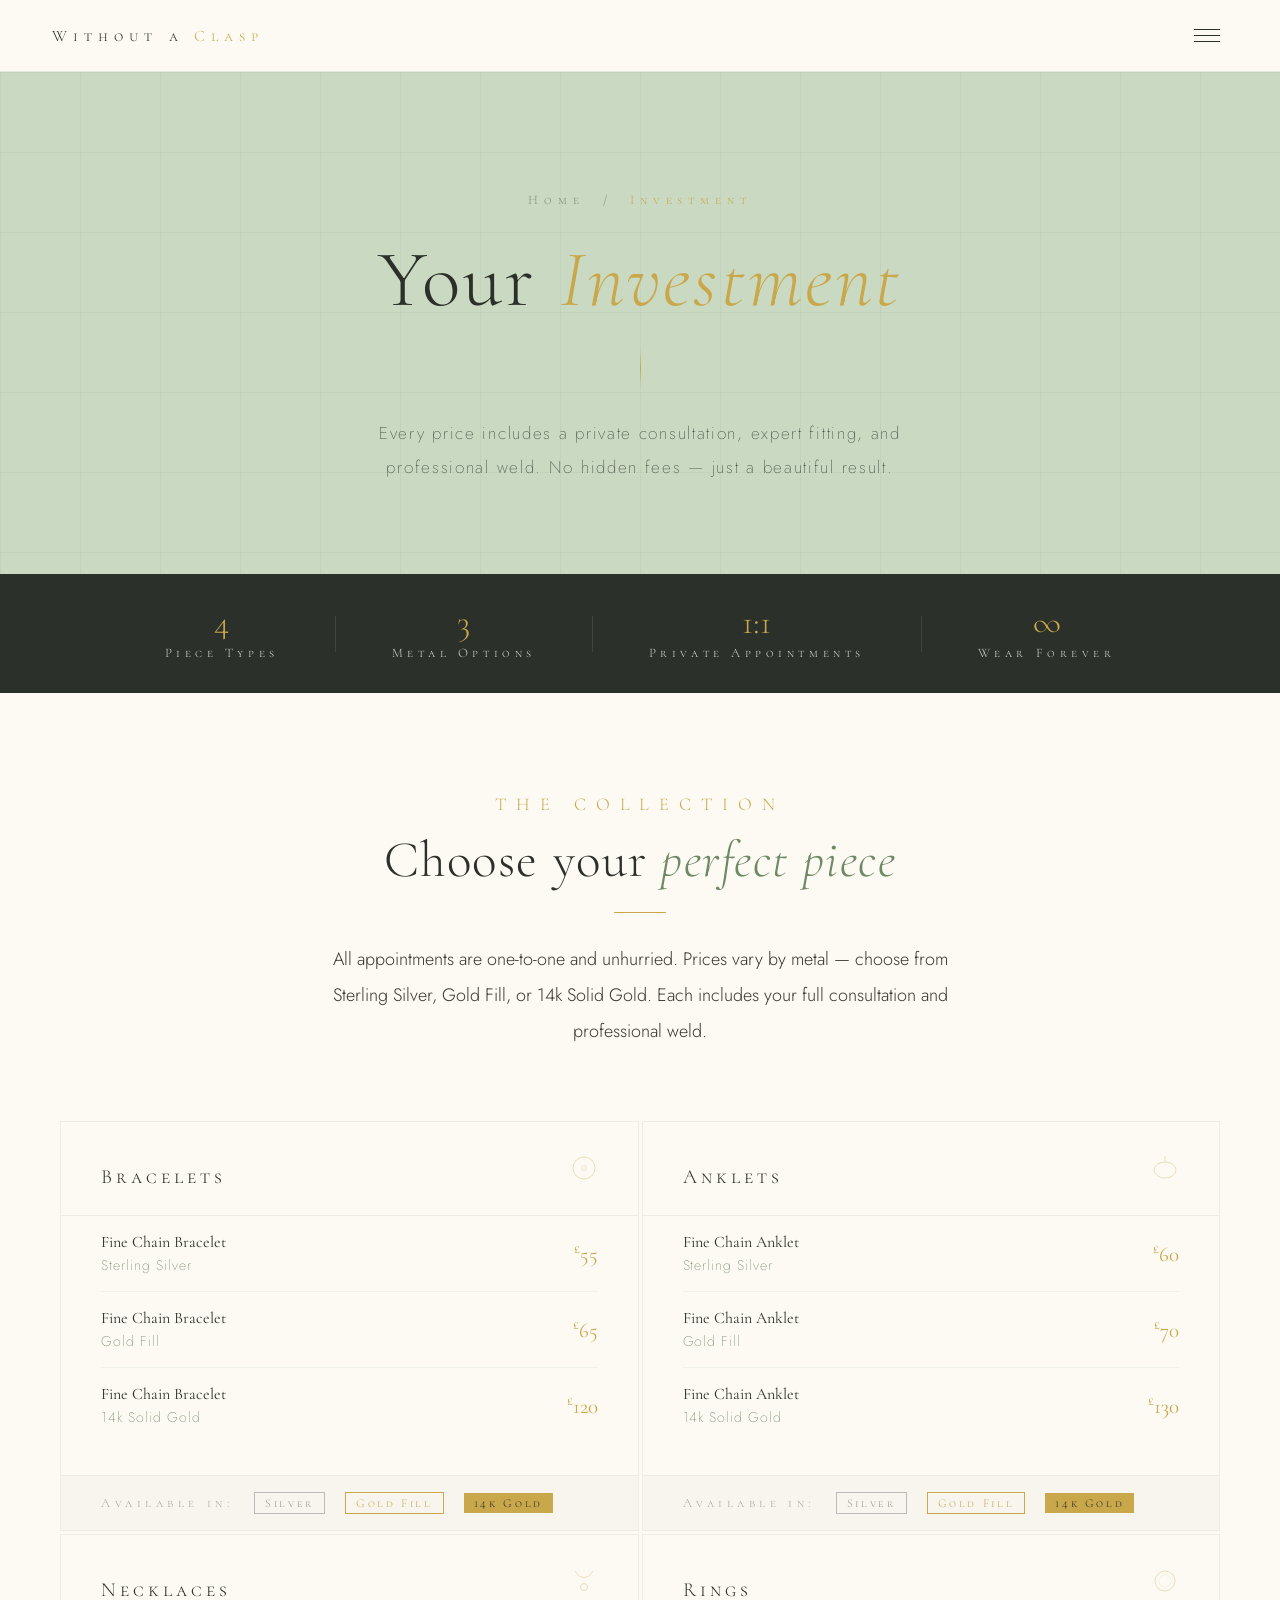
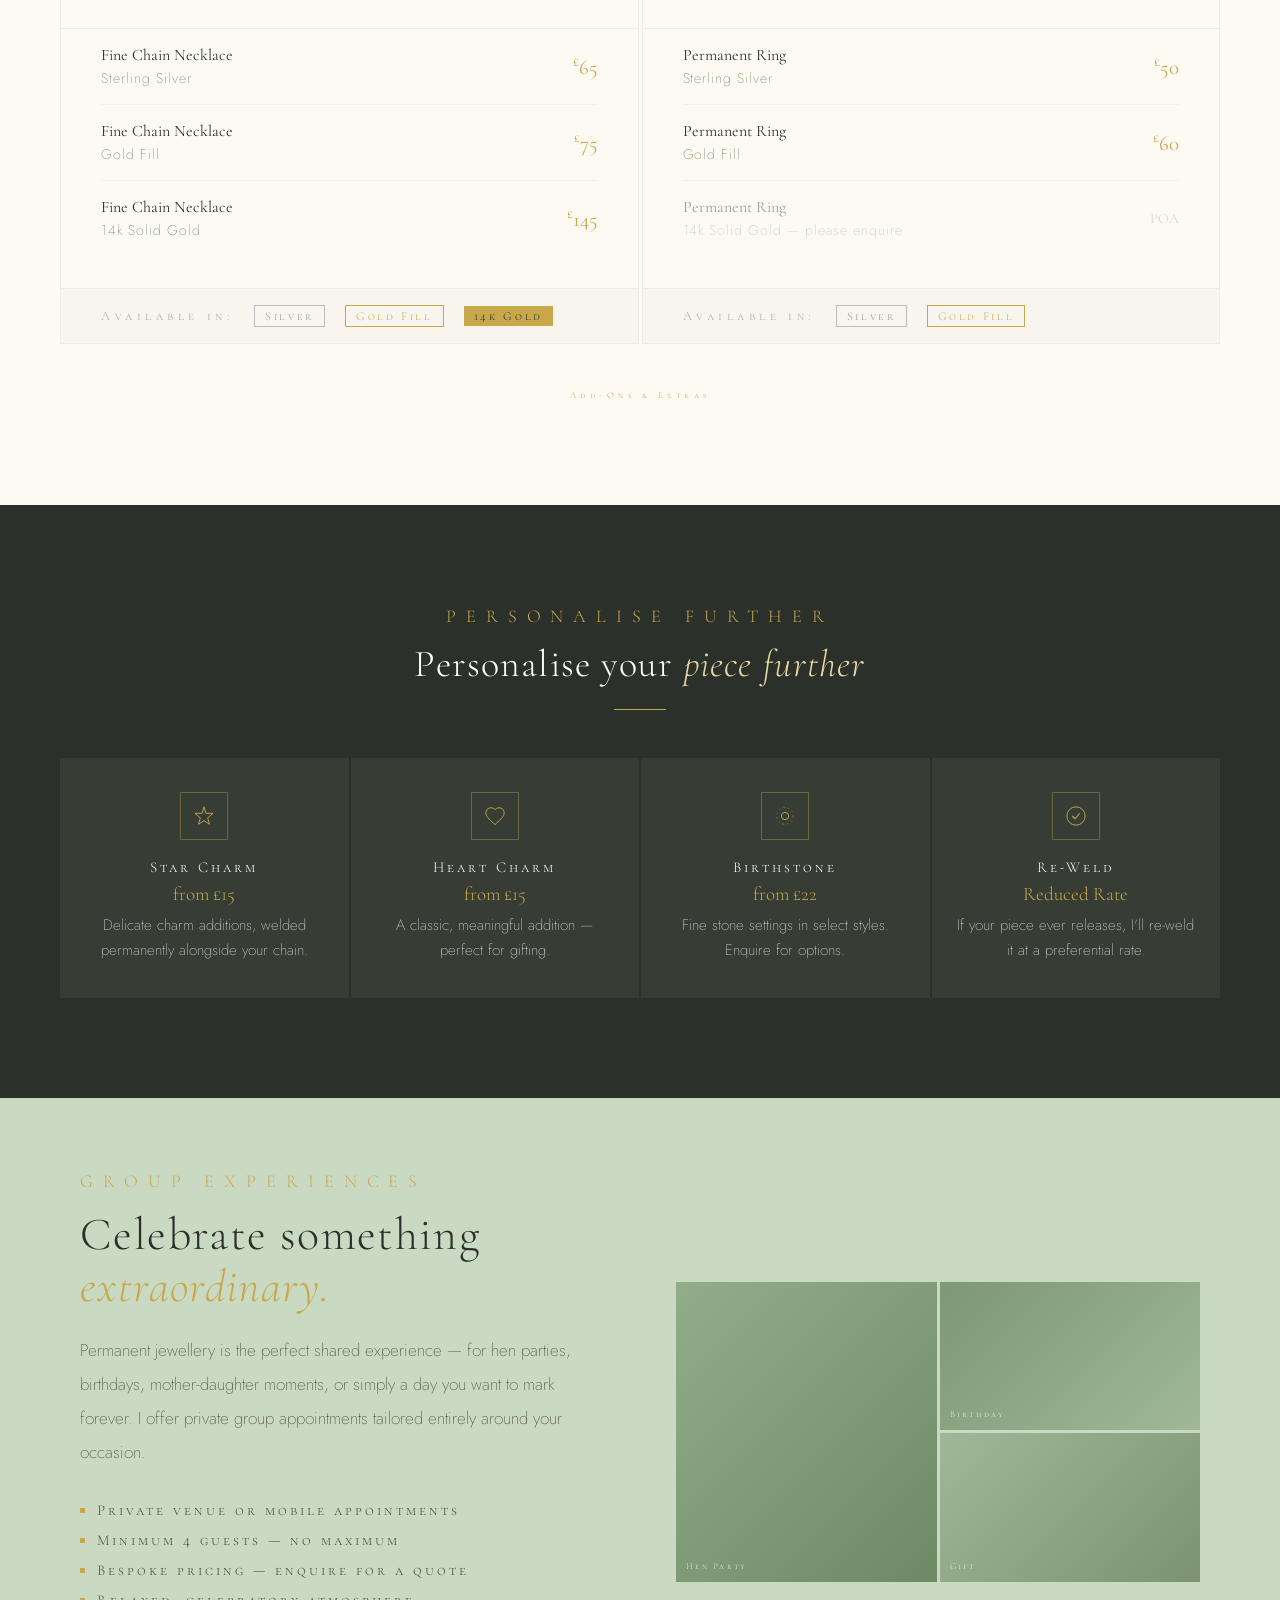
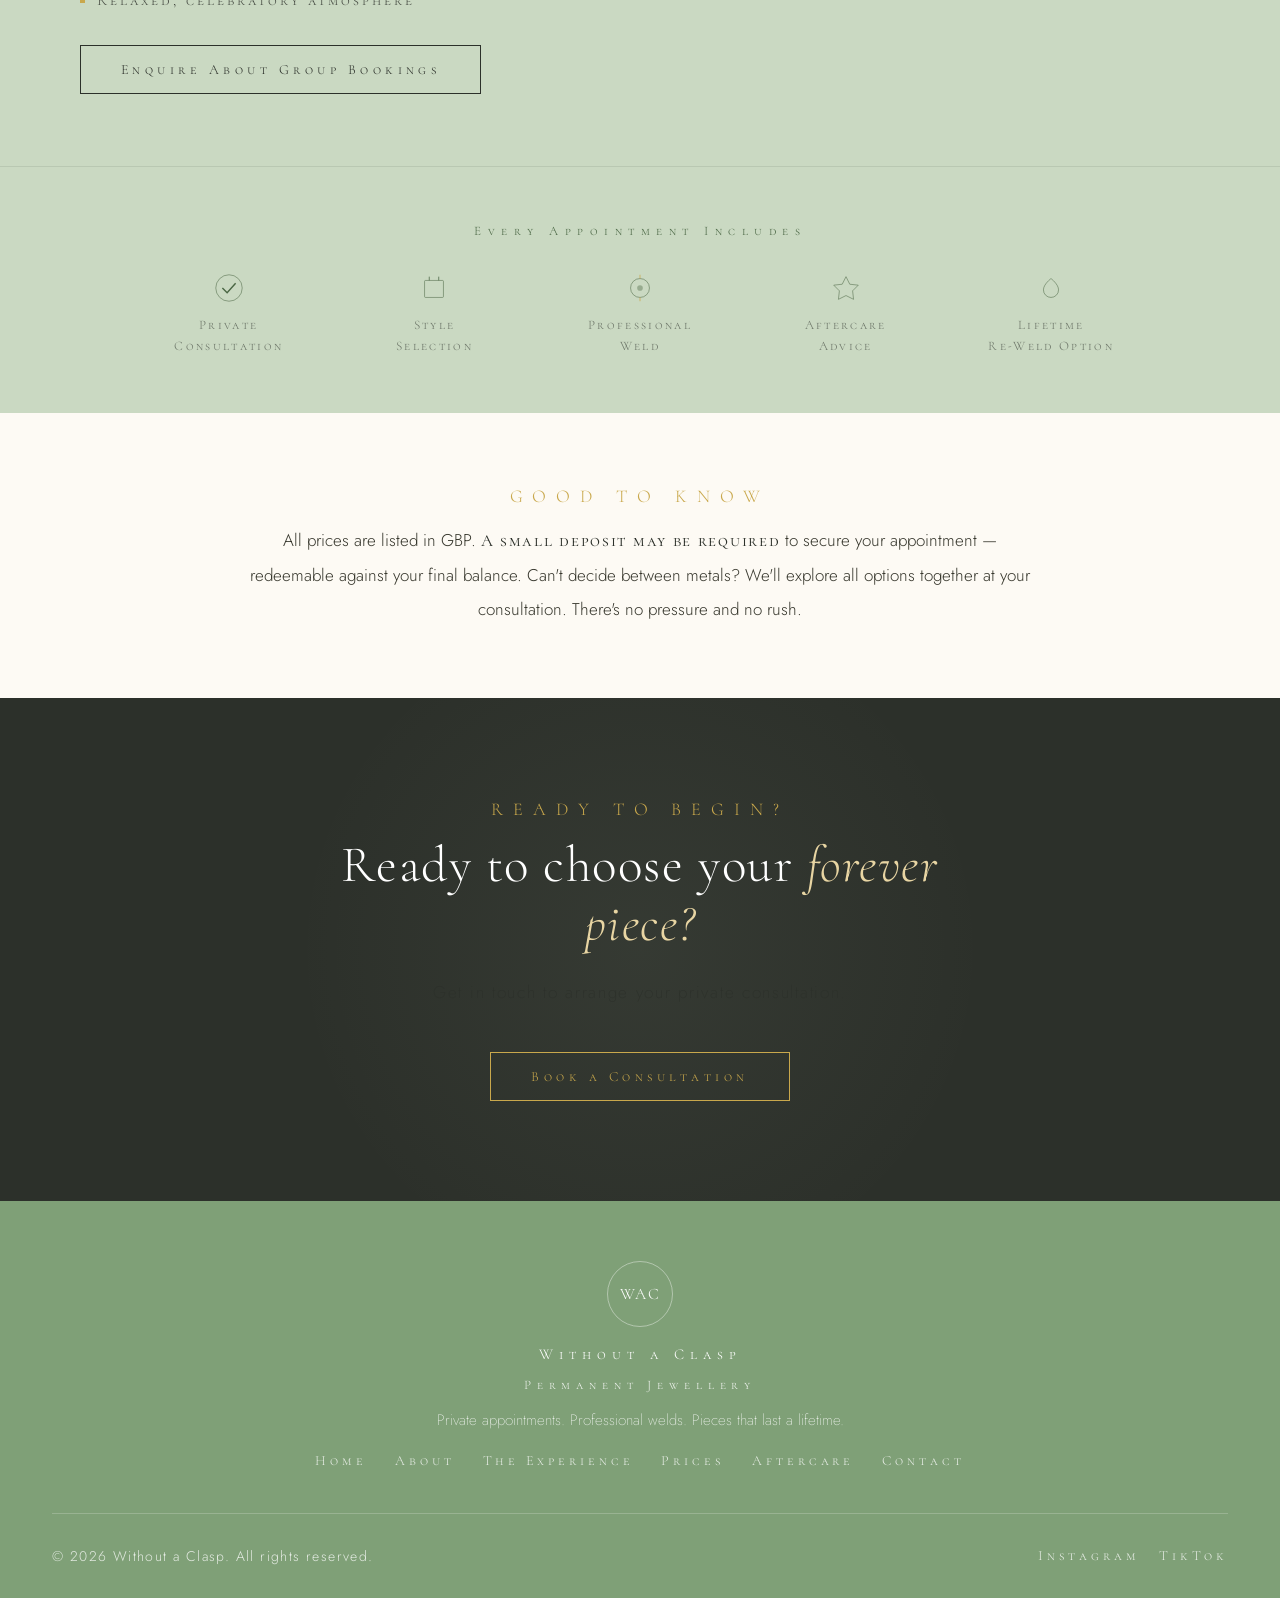
<file: prices.html>
<!DOCTYPE html>
<html lang="en">
<head>
  <meta charset="UTF-8"/>
  <meta name="viewport" content="width=device-width, initial-scale=1.0"/>
  <meta name="description" content="Permanent jewellery prices — bracelets, anklets, necklaces and rings in sterling silver, gold fill, and 14k solid gold."/>
  <title>Prices — Without a Clasp</title>
  <link rel="preconnect" href="https://fonts.googleapis.com"/>
  <link rel="preconnect" href="https://fonts.gstatic.com" crossorigin/>
  <link href="https://fonts.googleapis.com/css2?family=Cormorant+Garamond:ital,wght@0,300;0,400;1,300;1,400&family=Cormorant+SC:wght@300;400&family=Jost:wght@200;300;400&display=swap" rel="stylesheet"/>
  <link rel="stylesheet" href="css/style.css"/>
</head>
<body>

  <!-- ── NAVIGATION ── -->
  <header class="site-nav" role="banner">
    <a href="index.html" class="nav-logo">Without a <span>Clasp</span></a>
    <button class="hamburger" id="hamburger" aria-label="Toggle menu">
      <span></span><span></span><span></span>
    </button>
  </header>

  <div class="nav-overlay" id="navOverlay" role="navigation">
    <div class="nav-overlay-inner">
      <span class="overlay-eyebrow">Permanent Jewellery</span>
      <ul class="overlay-links">
        <li><a href="index.html">Home</a></li>
        <li><a href="about.html">About</a></li>
        <li><a href="experience.html">The Experience</a></li>
        <li><a href="prices.html">Prices</a></li>
        <li><a href="aftercare.html">Aftercare</a></li>
        <li><a href="contact.html">Contact</a></li>
      </ul>
      <div class="overlay-rule"></div>
      <a href="contact.html" class="overlay-cta">Book a Consultation</a>
      <div class="overlay-social">
        <a href="#">Instagram</a>
        <a href="#">TikTok</a>
      </div>
    </div>
  </div>

  <main>

    <!-- ── PAGE HERO ── -->
    <section class="page-hero">
      <div class="page-hero__inner">
        <div class="breadcrumb">Home &nbsp;/&nbsp; <span>Investment</span></div>
        <h1 class="page-title fade-in">Your <em>Investment</em></h1>
        <div class="page-rule fade-in delay-1"></div>
        <p class="page-subtitle fade-in delay-1">Every price includes a private consultation, expert fitting, and professional weld. No hidden fees — just a beautiful result.</p>
      </div>
    </section>

    <!-- ── STAT BAR ── -->
    <div class="stat-bar" aria-label="At a glance">
      <div class="stat"><div class="stat__num">4</div><div class="stat__label">Piece Types</div></div>
      <div class="stat-sep"></div>
      <div class="stat"><div class="stat__num">3</div><div class="stat__label">Metal Options</div></div>
      <div class="stat-sep"></div>
      <div class="stat"><div class="stat__num">1:1</div><div class="stat__label">Private Appointments</div></div>
      <div class="stat-sep"></div>
      <div class="stat"><div class="stat__num">&infin;</div><div class="stat__label">Wear Forever</div></div>
    </div>

    <!-- ── PRICE CARDS ── -->
    <section class="bg-cream section-pad" aria-label="Price list">
      <div class="inner">
        <div class="prices-intro fade-in">
          <span class="section-tag">The Collection</span>
          <h2 class="section-title">Choose your <em>perfect piece</em></h2>
          <div class="gold-line center"></div>
          <p>All appointments are one-to-one and unhurried. Prices vary by metal — choose from Sterling Silver, Gold Fill, or 14k Solid Gold. Each includes your full consultation and professional weld.</p>
        </div>

        <div class="price-grid" id="priceGrid">
          <!-- Rendered by js/prices-render.js -->
        </div><!-- end price-grid -->

        <div style="text-align:center;padding:32px 0 0">
          <span style="font-family:'Cormorant SC',serif;font-size:9px;letter-spacing:0.5em;color:var(--gold)">Add-Ons &amp; Extras</span>
        </div>
      </div>
    </section>

    <!-- ── ADD-ONS ── -->
    <section class="addons" aria-label="Add-ons">
      <div class="addons__inner">
        <div class="addons__header fade-in">
          <span class="section-tag">Personalise Further</span>
          <h2 class="section-title on-dark" style="font-size:clamp(24px,3vw,38px)">Personalise your <em>piece further</em></h2>
          <div class="gold-line center"></div>
        </div>
        <div class="addons__grid" id="addonsGrid">
          <!-- Rendered by js/prices-render.js -->
        </div>
      </div>
    </section>

    <!-- ── GROUP BOOKING ── -->
    <section class="group" aria-label="Group bookings">
      <div class="group__inner">
        <div class="fade-in">
          <span class="section-tag">Group Experiences</span>
          <h2 class="group__title">Celebrate something <em>extraordinary.</em></h2>
          <p class="group__body">Permanent jewellery is the perfect shared experience — for hen parties, birthdays, mother-daughter moments, or simply a day you want to mark forever. I offer private group appointments tailored entirely around your occasion.</p>
          <div class="feature-list">
            <div class="feature-item"><div class="feature-dot"></div><span class="feature-text">Private venue or mobile appointments</span></div>
            <div class="feature-item"><div class="feature-dot"></div><span class="feature-text">Minimum 4 guests — no maximum</span></div>
            <div class="feature-item"><div class="feature-dot"></div><span class="feature-text">Bespoke pricing — enquire for a quote</span></div>
            <div class="feature-item"><div class="feature-dot"></div><span class="feature-text">Relaxed, celebratory atmosphere</span></div>
          </div>
          <a href="contact.html" class="btn btn-dark">Enquire About Group Bookings</a>
        </div>
        <div class="group__visual fade-in delay-1">
          <div class="group__vis-item"><span class="group__vis-label">Hen Party</span></div>
          <div class="group__vis-item"><span class="group__vis-label">Birthday</span></div>
          <div class="group__vis-item"><span class="group__vis-label">Gift</span></div>
        </div>
      </div>
    </section>

    <!-- ── INCLUDES ── -->
    <section class="includes" aria-label="Every appointment includes">
      <div class="includes__inner">
        <div class="includes__label fade-in">Every Appointment Includes</div>
        <div class="includes__grid">
          <div class="include-item fade-in">
            <svg class="include-icon" viewBox="0 0 36 36" fill="none" aria-hidden="true">
              <circle cx="18" cy="18" r="14" stroke="#4a6644" stroke-width="0.8" opacity="0.7"/>
              <path d="M11 18 L16 23 L25 13" stroke="#4a6644" stroke-width="1.5"/>
            </svg>
            <span class="include-label">Private<br>Consultation</span>
          </div>
          <div class="include-item fade-in delay-1">
            <svg class="include-icon" viewBox="0 0 36 36" fill="none" aria-hidden="true">
              <rect x="8" y="10" width="20" height="18" rx="1" stroke="#4a6644" stroke-width="0.8" opacity="0.7"/>
              <line x1="13" y1="10" x2="13" y2="6" stroke="#4a6644" stroke-width="0.8"/>
              <line x1="23" y1="10" x2="23" y2="6" stroke="#4a6644" stroke-width="0.8"/>
            </svg>
            <span class="include-label">Style<br>Selection</span>
          </div>
          <div class="include-item fade-in delay-2">
            <svg class="include-icon" viewBox="0 0 36 36" fill="none" aria-hidden="true">
              <circle cx="18" cy="18" r="10" stroke="#4a6644" stroke-width="0.8" opacity="0.7"/>
              <circle cx="18" cy="18" r="3" fill="#4a6644" opacity="0.4"/>
              <line x1="18" y1="4" x2="18" y2="8" stroke="#C9A84C" stroke-width="0.8"/>
              <line x1="18" y1="28" x2="18" y2="32" stroke="#C9A84C" stroke-width="0.8"/>
            </svg>
            <span class="include-label">Professional<br>Weld</span>
          </div>
          <div class="include-item fade-in delay-3">
            <svg class="include-icon" viewBox="0 0 36 36" fill="none" aria-hidden="true">
              <path d="M18 6 L22 14 L31 15 L25 21 L26 30 L18 26 L10 30 L11 21 L5 15 L14 14 Z" stroke="#4a6644" stroke-width="0.8" opacity="0.7" fill="none"/>
            </svg>
            <span class="include-label">Aftercare<br>Advice</span>
          </div>
          <div class="include-item fade-in delay-3">
            <svg class="include-icon" viewBox="0 0 36 36" fill="none" aria-hidden="true">
              <path d="M18 8 C18 8 10 14 10 20 A8 8 0 0 0 26 20 C26 14 18 8 18 8Z" stroke="#4a6644" stroke-width="0.8" opacity="0.7" fill="none"/>
            </svg>
            <span class="include-label">Lifetime<br>Re-Weld Option</span>
          </div>
        </div>
      </div>
    </section>

    <!-- ── NOTE ── -->
    <section class="note-section">
      <div class="note-section__inner fade-in">
        <span class="section-tag">Good to Know</span>
        <p class="note-section__text">All prices are listed in GBP. <strong>A small deposit may be required</strong> to secure your appointment — redeemable against your final balance. Can't decide between metals? We'll explore all options together at your consultation. There's no pressure and no rush.</p>
      </div>
    </section>

    <!-- ── CTA ── -->
    <section class="cta-charcoal" aria-label="Book">
      <div class="cta__inner fade-in">
        <span class="section-tag">Ready to Begin?</span>
        <h2 class="section-title on-dark">Ready to choose your <em>forever piece?</em></h2>
        <p class="cta__sub on-dark" >Get in touch to arrange your private consultation.</p>
        <a href="contact.html" class="btn btn-gold">Book a Consultation</a>
      </div>
    </section>

  </main>

  <!-- ── FOOTER ── -->
  <footer class="site-footer" role="contentinfo">
    <div class="site-footer__inner">
      <div class="site-footer__top">
        <div class="footer-monogram"><span>WAC</span></div>
        <span class="footer-name">Without a Clasp</span>
        <span class="footer-sub">Permanent Jewellery</span>
        <p class="footer-tagline">Private appointments. Professional welds. Pieces that last a lifetime.</p>
        <nav class="footer-nav">
          <a href="index.html">Home</a>
          <a href="about.html">About</a>
          <a href="experience.html">The Experience</a>
          <a href="prices.html">Prices</a>
          <a href="aftercare.html">Aftercare</a>
          <a href="contact.html">Contact</a>
        </nav>
      </div>
      <div class="site-footer__bottom">
        <span class="footer-copy">&copy; 2026 Without a Clasp. All rights reserved.</span>
        <div class="footer-social">
          <a href="#">Instagram</a>
          <a href="#">TikTok</a>
        </div>
      </div>
    </div>
  </footer>

  <script src="js/prices-data.js"></script>
  <script src="js/prices-render.js"></script>
  <script src="js/main.js"></script>
</body>
</html>
</file>
<file: css/style.css>
/* ═══════════════════════════════════════════════════════
   WITHOUT A CLASP — Main Stylesheet
   ═══════════════════════════════════════════════════════ */

/* ── 1. VARIABLES & RESET ─────────────────────────────── */
:root {
  --sage:        #CAD9C2;
  --sage-deep:   #7fa077;
  --sage-rich:   #6d8a65;
  --sage-dark:   #4a6644;
  --gold:        #C9A84C;
  --gold-lt:     #e8d5a3;
  --charcoal:    #2C302A;
  --overlay-bg:  #1e2219;
  --cream:       #FDFAF4;
  --white:       #ffffff;
  --text-body:   #38382e;

  --nav-height: 72px;
  --max-width: 1240px;
  --section-pad: 100px 60px;
  --section-pad-sm: 72px 32px;
}

*, *::before, *::after { box-sizing: border-box; margin: 0; padding: 0; }

html { scroll-behavior: smooth; }

body {
  font-family: 'Jost', sans-serif;
  font-weight: 300;
  font-size: 18px;
  background: var(--cream);
  color: var(--charcoal);
  overflow-x: hidden;
}

img { display: block; width: 100%; height: 100%; object-fit: cover; }
a { text-decoration: none; }
ul { list-style: none; }

/* ── 2. TYPOGRAPHY ────────────────────────────────────── */
.section-tag {
  font-family: 'Cormorant SC', serif;
  font-size: 18px;
  letter-spacing: 0.55em;
  color: var(--gold);
  display: block;
  margin-bottom: 16px;
  text-transform: uppercase;
}

.section-title {
  font-family: 'Cormorant Garamond', serif;
  font-weight: 300;
  font-size: clamp(30px, 4vw, 52px);
  line-height: 1.15;
  letter-spacing: 0.03em;
  color: var(--charcoal);
  margin-bottom: 22px;
}
.section-title em { font-style: italic; color: var(--sage-rich); }
.section-title.on-dark { color: var(--white); }
.section-title.on-dark em { color: var(--gold-lt); }
.section-title.on-sage { color: var(--charcoal); }
.section-title.on-sage em { color: var(--gold); }

.body-text {
  font-size: 18px;
  line-height: 2;
  color: var(--text-body);
  font-weight: 300;
}
.body-text p + p { margin-top: 16px; }

.gold-line {
  width: 52px;
  height: 1px;
  background: var(--gold);
  margin-bottom: 28px;
}
.gold-line.center { margin-left: auto; margin-right: auto; }

/* ── 3. LAYOUT ────────────────────────────────────────── */
.inner { max-width: var(--max-width); margin: 0 auto; }
.text-center { text-align: center; }

.fade-in {
  opacity: 0;
  transform: translateY(22px);
  transition: opacity 0.7s ease, transform 0.7s ease;
}
.fade-in.visible { opacity: 1; transform: none; }
.fade-in.delay-1 { transition-delay: 0.1s; }
.fade-in.delay-2 { transition-delay: 0.2s; }
.fade-in.delay-3 { transition-delay: 0.3s; }

/* ── 4. NAVIGATION ────────────────────────────────────── */
.site-nav {
  position: fixed;
  top: 0; left: 0; right: 0;
  z-index: 500;
  height: var(--nav-height);
  display: flex;
  align-items: center;
  justify-content: space-between;
  padding: 0 52px;
  background: rgba(253,250,244,0.97);
  backdrop-filter: blur(12px);
  -webkit-backdrop-filter: blur(12px);
  border-bottom: 1px solid rgba(168,185,160,0.28);
  transition: box-shadow 0.3s;
}
.site-nav.scrolled { box-shadow: 0 2px 24px rgba(44,48,42,0.08); }

.nav-logo {
  font-family: 'Cormorant SC', serif;
  font-size: 16px;
  letter-spacing: 0.38em;
  color: var(--charcoal);
  transition: opacity 0.25s;
}
.nav-logo span { color: var(--gold); }
.nav-logo:hover { opacity: 0.75; }

.hamburger {
  background: none;
  border: none;
  cursor: pointer;
  padding: 8px;
  display: flex;
  flex-direction: column;
  gap: 5px;
  z-index: 501;
}
.hamburger span {
  display: block;
  width: 26px;
  height: 1px;
  background: var(--charcoal);
  transition: all 0.38s ease;
  transform-origin: center;
}
.hamburger.open span:nth-child(1) { transform: translateY(6px) rotate(45deg); }
.hamburger.open span:nth-child(2) { opacity: 0; transform: scaleX(0); }
.hamburger.open span:nth-child(3) { transform: translateY(-6px) rotate(-45deg); }

/* ── Overlay Menu ── */
.nav-overlay {
  position: fixed;
  inset: 0;
  z-index: 499;
  background: var(--overlay-bg);
  display: flex;
  align-items: center;
  justify-content: center;
  opacity: 0;
  pointer-events: none;
  transition: opacity 0.45s ease;
}
.nav-overlay.open { opacity: 1; pointer-events: all; }
.nav-overlay::before {
  content: '';
  position: absolute;
  top: 50%; left: 50%;
  transform: translate(-50%, -50%);
  width: 700px; height: 700px;
  border-radius: 50%;
  background: radial-gradient(circle, rgba(168,185,160,0.07) 0%, transparent 70%);
  pointer-events: none;
}

.nav-overlay-inner {
  display: flex;
  flex-direction: column;
  align-items: center;
  text-align: center;
  gap: 0;
}

.overlay-eyebrow {
  font-family: 'Cormorant SC', serif;
  font-size: 13px;
  letter-spacing: 0.55em;
  color: rgba(202,217,194,0.5);
  margin-bottom: 48px;
}

.overlay-links {
  display: flex;
  flex-direction: column;
  align-items: center;
  gap: 4px;
  margin-bottom: 50px;
}
.overlay-links li { overflow: hidden; }
.overlay-links a {
  font-family: 'Cormorant Garamond', serif;
  font-size: clamp(36px, 5.5vw, 58px);
  font-weight: 300;
  letter-spacing: 0.04em;
  color: rgba(255,255,255,0.75);
  display: block;
  line-height: 1.4;
  transition: color 0.25s;
}
.overlay-links a:hover,
.overlay-links a.active { color: var(--gold); }

.overlay-rule {
  width: 1px;
  height: 36px;
  background: linear-gradient(to bottom, transparent, rgba(201,168,76,0.5), transparent);
  margin-bottom: 40px;
}

.overlay-cta {
  font-family: 'Cormorant SC', serif;
  font-size: 15px;
  letter-spacing: 0.35em;
  color: var(--gold);
  border: 1px solid var(--gold);
  padding: 15px 44px;
  transition: all 0.3s;
}
.overlay-cta:hover { background: var(--gold); color: var(--charcoal); }

.overlay-social {
  display: flex;
  gap: 32px;
  margin-top: 44px;
}
.overlay-social a {
  font-family: 'Cormorant SC', serif;
  font-size: 14px;
  letter-spacing: 0.35em;
  color: rgba(255,255,255,0.72);
  transition: color 0.25s;
}
.overlay-social a:hover { color: var(--sage); }

/* ── 5. BUTTONS ───────────────────────────────────────── */
.btn {
  display: inline-block;
  font-family: 'Cormorant SC', serif;
  font-size: 14px;
  letter-spacing: 0.32em;
  padding: 15px 40px;
  transition: all 0.35s;
  cursor: pointer;
  border: none;
  background: none;
}

.btn-white {
  color: var(--white);
  border: 1px solid rgba(255,255,255,0.7);
}
.btn-white:hover { background: rgba(255,255,255,0.12); border-color: var(--white); }

.btn-dark {
  color: var(--charcoal);
  border: 1px solid var(--charcoal);
}
.btn-dark:hover { background: var(--charcoal); color: var(--white); }

.btn-gold {
  color: var(--gold);
  border: 1px solid var(--gold);
}
.btn-gold:hover { background: var(--gold); color: var(--charcoal); }

.btn-gold-solid {
  color: var(--charcoal);
  background: var(--gold);
  border: 1px solid var(--gold);
}
.btn-gold-solid:hover { background: transparent; color: var(--gold); }

/* ── 6. HOME HERO ─────────────────────────────────────── */
.home-hero {
  height: 100vh;
  min-height: 680px;
  position: relative;
  display: flex;
  align-items: center;
  justify-content: center;
  overflow: hidden;
}

.home-hero__bg {
  position: absolute;
  inset: 0;
  background: linear-gradient(145deg, #6d8a65 0%, #8ba083 35%, #5e7a56 65%, #7d9475 100%);
  z-index: 0;
}

/* Drop an image here when ready — replaces the gradient bg */
.home-hero__bg img {
  position: absolute;
  inset: 0;
  width: 100%;
  height: 100%;
  object-fit: cover;
  z-index: 0;
}

.home-hero__overlay {
  position: absolute;
  inset: 0;
  background:
    linear-gradient(to bottom, rgba(44,48,42,0.3) 0%, rgba(44,48,42,0.08) 50%, rgba(44,48,42,0.42) 100%);
  z-index: 1;
}

.home-hero__decor {
  position: absolute;
  inset: 0;
  z-index: 1;
  pointer-events: none;
}

.home-hero__content {
  position: relative;
  z-index: 2;
  text-align: center;
  color: var(--white);
  padding: 0 40px;
  max-width: 800px;
}

.hero-eyebrow {
  font-family: 'Cormorant SC', serif;
  font-size: 13px;
  letter-spacing: 0.5em;
  color: var(--gold-lt);
  display: block;
  margin-bottom: 28px;
}

.hero-title {
  font-family: 'Cormorant Garamond', serif;
  font-weight: 300;
  font-size: clamp(56px, 9vw, 100px);
  line-height: 1.0;
  letter-spacing: 0.04em;
  color: var(--white);
  margin-bottom: 28px;
}
.hero-title em { font-style: italic; color: var(--gold-lt); }

.hero-rule {
  width: 1px;
  height: 48px;
  background: linear-gradient(to bottom, transparent, var(--gold), transparent);
  margin: 0 auto 40px;
}

.hero-sub {
  font-size: 17px;
  font-weight: 200;
  letter-spacing: 0.15em;
  color: rgba(255,255,255,0.8);
  line-height: 2;
  margin-bottom: 52px;
}

.hero-scroll {
  position: absolute;
  bottom: 36px;
  left: 50%;
  transform: translateX(-50%);
  z-index: 2;
  display: flex;
  flex-direction: column;
  align-items: center;
  gap: 10px;
  color: rgba(255,255,255,0.75);
  font-family: 'Cormorant SC', serif;
  font-size: 13px;
  letter-spacing: 0.3em;
}
.hero-scroll__line {
  width: 1px;
  height: 36px;
  background: linear-gradient(to bottom, rgba(255,255,255,0.5), transparent);
  animation: scrollPulse 2.2s ease-in-out infinite;
}
@keyframes scrollPulse { 0%,100%{opacity:0.4} 50%{opacity:1} }

/* ── 7. PAGE HERO (INNER PAGES) ───────────────────────── */
.page-hero {
  background: var(--sage);
  padding: 120px 60px 90px;
  text-align: center;
  position: relative;
  overflow: hidden;
  margin-top: var(--nav-height);
}
.page-hero::after {
  content: '';
  position: absolute;
  inset: 0;
  background-image:
    linear-gradient(rgba(44,48,42,0.04) 1px, transparent 1px),
    linear-gradient(90deg, rgba(44,48,42,0.04) 1px, transparent 1px);
  background-size: 80px 80px;
  pointer-events: none;
}
.page-hero__inner { position: relative; z-index: 1; }

.breadcrumb {
  font-family: 'Cormorant SC', serif;
  font-size: 13px;
  letter-spacing: 0.45em;
  color: rgba(44,48,42,0.45);
  margin-bottom: 32px;
}
.breadcrumb span { color: var(--gold); }

.page-title {
  font-family: 'Cormorant Garamond', serif;
  font-weight: 300;
  font-size: clamp(44px, 7vw, 80px);
  color: var(--charcoal);
  letter-spacing: 0.04em;
  line-height: 1.0;
  margin-bottom: 28px;
}
.page-title em { font-style: italic; color: var(--gold); }

.page-subtitle {
  font-size: 17px;
  font-weight: 200;
  letter-spacing: 0.1em;
  line-height: 2;
  color: rgba(44,48,42,0.82);
  max-width: 560px;
  margin: 0 auto;
}

.page-rule {
  width: 1px;
  height: 40px;
  background: linear-gradient(to bottom, transparent, var(--gold), transparent);
  margin: 28px auto;
}

/* ── 8. SECTION BACKGROUNDS ───────────────────────────── */
.bg-cream   { background: var(--cream); }
.bg-sage    { background: var(--sage); }
.bg-charcoal{ background: var(--charcoal); }

.section-pad { padding: var(--section-pad); }
.section-pad-lg { padding: 120px 60px; }

/* ── 9. CONCEPT / SPLIT SECTION ───────────────────────── */
.split {
  display: grid;
  grid-template-columns: 1fr 1fr;
  gap: 80px;
  align-items: center;
  max-width: var(--max-width);
  margin: 0 auto;
  padding: var(--section-pad);
}
.split.reverse { direction: rtl; }
.split.reverse > * { direction: ltr; }

.split__img {
  position: relative;
  height: 520px;
}
.split__img-main {
  width: 100%;
  height: 100%;
  background: linear-gradient(145deg, #d4e2ce 0%, #a8c0a0 40%, #7a9872 100%);
  overflow: hidden;
  position: relative;
}

/* Add your image: place a real <img> inside .split__img-main */
.split__img-main::after {
  content: 'Place image here';
  position: absolute;
  top: 50%; left: 50%;
  transform: translate(-50%,-50%);
  font-family: 'Cormorant SC', serif;
  font-size: 11px;
  letter-spacing: 0.3em;
  color: rgba(255,255,255,0.7);
}
.split__img-accent {
  position: absolute;
  bottom: -24px;
  left: -24px;
  width: 160px;
  height: 160px;
  border: 1px solid var(--gold);
  z-index: -1;
}

/* ── 10. PILLARS ──────────────────────────────────────── */
.pillars { background: var(--sage); padding: var(--section-pad); }
.pillars__inner { max-width: var(--max-width); margin: 0 auto; }
.pillars__header { text-align: center; margin-bottom: 64px; }

.pillars__grid {
  display: grid;
  grid-template-columns: repeat(3, 1fr);
  gap: 1px;
  background: rgba(44,48,42,0.12);
}

.pillar {
  background: var(--sage);
  padding: 52px 40px;
  text-align: center;
  transition: background 0.35s;
}
.pillar:hover { background: #bbcdb4; }

.pillar__icon { margin-bottom: 24px; }

.pillar__num {
  font-family: 'Cormorant Garamond', serif;
  font-size: 16px;
  letter-spacing: 0.45em;
  color: var(--gold);
  display: block;
  margin-bottom: 16px;
}
.pillar__title {
  font-family: 'Cormorant SC', serif;
  font-size: 18px;
  letter-spacing: 0.22em;
  color: var(--charcoal);
  margin-bottom: 16px;
}
.pillar__body {
  font-size: 16px;
  line-height: 1.9;
  color: rgba(44,48,42,0.82);
  font-weight: 200;
}

/* ── 11. GALLERY STRIP ────────────────────────────────── */
.gallery-section { background: var(--charcoal); padding: 90px 0 0; }
.gallery-section__header { text-align: center; padding: 0 60px 56px; }

.gallery-strip {
  display: grid;
  grid-template-columns: 1.4fr 1fr 1fr 1.4fr;
  height: 440px;
  gap: 3px;
}
.gallery-item {
  position: relative;
  overflow: hidden;
  cursor: pointer;
}
.gallery-item:nth-child(1) { background: linear-gradient(160deg,#cad9c2 0%,#9db894 100%); }
.gallery-item:nth-child(2) { background: linear-gradient(160deg,#aec4a6 0%,#d0dcca 100%); }
.gallery-item:nth-child(3) { background: linear-gradient(200deg,#d0dcca 0%,#92ab8a 100%); }
.gallery-item:nth-child(4) { background: linear-gradient(160deg,#9db894 0%,#cad9c2 100%); }
.gallery-item::before {
  content: '';
  position: absolute;
  inset: 0;
  background: linear-gradient(to top, rgba(30,34,25,0.6) 0%, transparent 55%);
  opacity: 0;
  transition: opacity 0.4s;
}
.gallery-item:hover::before { opacity: 1; }
.gallery-item__label {
  position: absolute;
  bottom: 22px; left: 22px;
  font-family: 'Cormorant SC', serif;
  font-size: 14px;
  letter-spacing: 0.28em;
  color: var(--white);
  opacity: 0;
  transition: opacity 0.4s;
}
.gallery-item:hover .gallery-item__label { opacity: 1; }
.gallery-item__placeholder {
  position: absolute;
  top: 50%; left: 50%;
  transform: translate(-50%,-50%);
  font-family: 'Cormorant SC', serif;
  font-size: 10px;
  letter-spacing: 0.3em;
  color: rgba(255,255,255,0.7);
  white-space: nowrap;
}

.gallery-section__footer {
  display: flex;
  align-items: center;
  justify-content: center;
  gap: 36px;
  padding: 40px 60px;
  background: var(--charcoal);
}
.gallery-rule {
  flex: 1;
  max-width: 200px;
  height: 1px;
  background: linear-gradient(to right, transparent, rgba(201,168,76,0.4));
}
.gallery-rule.r { background: linear-gradient(to left, transparent, rgba(201,168,76,0.4)); }
.gallery-link {
  font-family: 'Cormorant SC', serif;
  font-size: 14px;
  letter-spacing: 0.35em;
  color: rgba(255,255,255,0.82);
  transition: color 0.25s;
}
.gallery-link:hover { color: var(--gold); }

/* ── 12. PROCESS STEPS ────────────────────────────────── */
.process { background: var(--cream); padding: var(--section-pad); }
.process__inner { max-width: 1100px; margin: 0 auto; }
.process__header { text-align: center; margin-bottom: 64px; }

.process__steps {
  display: grid;
  grid-template-columns: repeat(4, 1fr);
  position: relative;
}
.process__steps::before {
  content: '';
  position: absolute;
  top: 27px;
  left: 12.5%; right: 12.5%;
  height: 1px;
  background: linear-gradient(to right, var(--gold), rgba(201,168,76,0.25), var(--gold));
}

.step { padding: 0 24px; text-align: center; }
.step__num {
  width: 54px; height: 54px;
  border: 1px solid var(--gold);
  border-radius: 50%;
  display: flex;
  align-items: center;
  justify-content: center;
  margin: 0 auto 24px;
  font-family: 'Cormorant Garamond', serif;
  font-size: 18px;
  color: var(--gold);
  background: var(--cream);
  position: relative;
  z-index: 1;
}
.step__title {
  font-family: 'Cormorant SC', serif;
  font-size: 16px;
  letter-spacing: 0.2em;
  color: var(--charcoal);
  margin-bottom: 12px;
}
.step__body { font-size: 16px; line-height: 1.85; color: #888; font-weight: 300; }

/* ── 13. CTA BANNERS ──────────────────────────────────── */
.cta-sage {
  background: var(--sage);
  padding: var(--section-pad);
  text-align: center;
  position: relative;
  overflow: hidden;
}
.cta-sage::before {
  content: '';
  position: absolute;
  top: -80px; left: 50%;
  transform: translateX(-50%);
  width: 600px; height: 600px;
  border-radius: 50%;
  background: radial-gradient(circle, rgba(44,48,42,0.05) 0%, transparent 70%);
}
.cta-charcoal {
  background: var(--charcoal);
  padding: var(--section-pad);
  text-align: center;
  position: relative;
  overflow: hidden;
}
.cta-charcoal::before {
  content: '';
  position: absolute;
  top: 50%; left: 50%;
  transform: translate(-50%,-50%);
  width: 700px; height: 700px;
  border-radius: 50%;
  background: radial-gradient(circle, rgba(202,217,194,0.06) 0%, transparent 70%);
}
.cta__inner { position: relative; z-index: 1; max-width: 680px; margin: 0 auto; }
.cta__sub {
  font-size: 17px;
  font-weight: 200;
  letter-spacing: 0.1em;
  line-height: 1.9;
  margin-bottom: 44px;
}
.on-sage .cta__sub { color: rgba(44,48,42,0.82); }
.on-dark .cta__sub { color: rgba(255,255,255,0.82); }

/* ── 14. TESTIMONIALS ─────────────────────────────────── */
.testimonials { background: var(--charcoal); padding: var(--section-pad); }
.testimonials__inner { max-width: var(--max-width); margin: 0 auto; }
.testimonials__header { text-align: center; margin-bottom: 56px; }
.testimonials__grid {
  display: grid;
  grid-template-columns: repeat(3, 1fr);
  gap: 2px;
}
.testimonial {
  background: var(--cream);
  padding: 42px 36px;
  position: relative;
}
.testimonial::before {
  content: '\201C';
  font-family: 'Cormorant Garamond', serif;
  font-size: 72px;
  color: var(--gold);
  opacity: 0.22;
  position: absolute;
  top: 14px; left: 26px;
  line-height: 1;
}
.testimonial__stars {
  color: var(--gold);
  font-size: 14px;
  letter-spacing: 3px;
  margin-bottom: 12px;
}
.testimonial__body {
  font-family: 'Cormorant Garamond', serif;
  font-style: italic;
  font-size: 16px;
  line-height: 1.85;
  color: #555;
  margin-bottom: 20px;
  padding-top: 18px;
}
.testimonial__name {
  font-family: 'Cormorant SC', serif;
  font-size: 13px;
  letter-spacing: 0.3em;
  color: var(--gold);
}

/* ── 15. PRICES ───────────────────────────────────────── */
.stat-bar {
  background: var(--charcoal);
  padding: 32px 60px;
  display: flex;
  align-items: center;
  justify-content: center;
  gap: 56px;
}
.stat { text-align: center; }
.stat__num {
  font-family: 'Cormorant Garamond', serif;
  font-size: 34px;
  color: var(--gold);
  font-weight: 300;
  line-height: 1;
  margin-bottom: 5px;
}
.stat__label {
  font-family: 'Cormorant SC', serif;
  font-size: 13px;
  letter-spacing: 0.35em;
  color: rgba(255,255,255,0.78);
}
.stat-sep { width: 1px; height: 36px; background: rgba(255,255,255,0.1); }

.prices-intro { text-align: center; max-width: 640px; margin: 0 auto 72px; }
.prices-intro p { font-size: 18px; line-height: 2; color: var(--text-body); }

.price-grid {
  display: grid;
  grid-template-columns: 1fr 1fr;
  gap: 3px;
  margin-bottom: 3px;
}
.price-card {
  background: var(--cream);
  border: 1px solid rgba(168,185,160,0.2);
  transition: border-color 0.3s, box-shadow 0.3s;
}
.price-card:hover {
  border-color: rgba(201,168,76,0.35);
  box-shadow: 0 4px 24px rgba(44,48,42,0.06);
}
.price-card__head {
  padding: 32px 40px 26px;
  border-bottom: 1px solid rgba(168,185,160,0.2);
  display: flex;
  align-items: flex-end;
  justify-content: space-between;
}
.price-card__title {
  font-family: 'Cormorant SC', serif;
  font-size: 20px;
  letter-spacing: 0.2em;
  color: var(--charcoal);
}
.price-card__icon { opacity: 0.35; }
.price-card__body { padding: 0 40px 32px; }

.price-row {
  display: flex;
  align-items: center;
  justify-content: space-between;
  padding: 16px 0;
  border-bottom: 1px solid rgba(168,185,160,0.15);
}
.price-row:last-child { border-bottom: none; }
.price-row__left { display: flex; flex-direction: column; gap: 3px; }
.price-item-name {
  font-family: 'Cormorant Garamond', serif;
  font-size: 16px;
  color: var(--charcoal);
  font-weight: 400;
}
.price-item-note {
  font-size: 14px;
  letter-spacing: 0.07em;
  color: var(--sage-rich);
  font-weight: 200;
}
.price-amount {
  font-family: 'Cormorant Garamond', serif;
  font-size: 21px;
  color: var(--gold);
  font-weight: 400;
  white-space: nowrap;
}
.price-amount sup { font-size: 14px; vertical-align: super; }

.material-bar {
  display: flex;
  align-items: center;
  gap: 20px;
  padding: 16px 40px;
  background: rgba(168,185,160,0.07);
  border-top: 1px solid rgba(168,185,160,0.15);
}
.material-bar__label {
  font-family: 'Cormorant SC', serif;
  font-size: 13px;
  letter-spacing: 0.35em;
  color: #aaa;
}
.badge {
  font-family: 'Cormorant SC', serif;
  font-size: 12px;
  letter-spacing: 0.22em;
  padding: 3px 10px;
}
.badge-silver { border: 1px solid #bbb; color: #999; }
.badge-gold-fill { border: 1px solid var(--gold); color: var(--gold); }
.badge-solid { background: var(--gold); color: var(--charcoal); }

/* ── 16. ADD-ONS ──────────────────────────────────────── */
.addons { background: var(--charcoal); padding: var(--section-pad); }
.addons__inner { max-width: var(--max-width); margin: 0 auto; }
.addons__header { text-align: center; margin-bottom: 48px; }
.addons__grid { display: grid; grid-template-columns: repeat(4,1fr); gap: 2px; }

.addon {
  background: rgba(202,217,194,0.07);
  padding: 34px 24px;
  text-align: center;
  transition: background 0.3s;
}
.addon:hover { background: rgba(202,217,194,0.12); }
.addon__icon {
  width: 48px; height: 48px;
  border: 1px solid rgba(201,168,76,0.38);
  display: flex;
  align-items: center;
  justify-content: center;
  margin: 0 auto 18px;
}
.addon__name {
  font-family: 'Cormorant SC', serif;
  font-size: 15px;
  letter-spacing: 0.2em;
  color: var(--white);
  margin-bottom: 6px;
}
.addon__price { font-family: 'Cormorant Garamond', serif; font-size: 19px; color: var(--gold); }
.addon__desc { font-size: 15px; color: rgba(255,255,255,0.82); line-height: 1.7; margin-top: 8px; font-weight: 200; }

/* ── 17. GROUP BOOKING ────────────────────────────────── */
.group { background: var(--sage); }
.group__inner {
  max-width: var(--max-width);
  margin: 0 auto;
  padding: 72px 60px;
  display: grid;
  grid-template-columns: 1fr 1fr;
  gap: 72px;
  align-items: center;
}
.group__title {
  font-family: 'Cormorant Garamond', serif;
  font-weight: 300;
  font-size: clamp(32px,4vw,46px);
  color: var(--charcoal);
  line-height: 1.15;
  margin-bottom: 20px;
  letter-spacing: 0.03em;
}
.group__title em { font-style: italic; color: var(--gold); }
.group__body { font-size: 17px; line-height: 2; color: rgba(44,48,42,0.82); font-weight: 200; margin-bottom: 32px; }

.feature-list { display: flex; flex-direction: column; gap: 12px; margin-bottom: 36px; }
.feature-item { display: flex; align-items: center; gap: 12px; }
.feature-dot { width: 5px; height: 5px; background: var(--gold); flex-shrink: 0; }
.feature-text {
  font-family: 'Cormorant SC', serif;
  font-size: 15px;
  letter-spacing: 0.2em;
  color: rgba(44,48,42,0.82);
}

.group__visual {
  display: grid;
  grid-template-columns: 1fr 1fr;
  grid-template-rows: 1fr 1fr;
  gap: 3px;
  height: 300px;
}
.group__vis-item { position: relative; overflow: hidden; }
.group__vis-item:nth-child(1) { background: linear-gradient(135deg,#92ad8a 0%,#6d8a65 100%); grid-row: span 2; }
.group__vis-item:nth-child(2) { background: linear-gradient(135deg,#7d9875 0%,#a0b898 100%); }
.group__vis-item:nth-child(3) { background: linear-gradient(135deg,#a0b898 0%,#7d9270 100%); }
.group__vis-label {
  position: absolute; bottom: 10px; left: 10px;
  font-family: 'Cormorant SC', serif;
  font-size: 9px;
  letter-spacing: 0.25em;
  color: rgba(255,255,255,0.82);
}

/* ── 18. INCLUDES BAR ─────────────────────────────────── */
.includes { background: var(--sage); padding: 56px 60px; border-top: 1px solid rgba(44,48,42,0.1); }
.includes__inner { max-width: 1000px; margin: 0 auto; text-align: center; }
.includes__label {
  font-family: 'Cormorant SC', serif;
  font-size: 13px;
  letter-spacing: 0.5em;
  color: var(--sage-dark);
  margin-bottom: 32px;
}
.includes__grid { display: grid; grid-template-columns: repeat(5,1fr); gap: 28px; }
.include-item { display: flex; flex-direction: column; align-items: center; gap: 10px; }
.include-icon { width: 34px; height: 34px; }
.include-label {
  font-family: 'Cormorant SC', serif;
  font-size: 13px;
  letter-spacing: 0.18em;
  color: rgba(44,48,42,0.6);
  line-height: 1.6;
}

/* ── 19. AFTERCARE ────────────────────────────────────── */
.aftercare-grid {
  display: grid;
  grid-template-columns: repeat(2,1fr);
  gap: 3px;
  max-width: var(--max-width);
  margin: 0 auto;
}
.aftercare-card {
  padding: 44px 40px;
  position: relative;
}
.aftercare-card:nth-child(odd) { background: var(--cream); }
.aftercare-card:nth-child(even) { background: var(--sage-lt, #f4f6f1); }
.aftercare-card__icon {
  width: 42px; height: 42px;
  border: 1px solid rgba(201,168,76,0.4);
  display: flex;
  align-items: center;
  justify-content: center;
  margin-bottom: 20px;
}
.aftercare-card__title {
  font-family: 'Cormorant SC', serif;
  font-size: 16px;
  letter-spacing: 0.2em;
  color: var(--charcoal);
  margin-bottom: 14px;
}
.aftercare-card__body { font-size: 16px; line-height: 1.95; color: var(--text-body); font-weight: 300; }

/* ── 20. ABOUT ────────────────────────────────────────── */
.about-bio {
  max-width: 780px;
  margin: 0 auto;
  text-align: center;
  padding: var(--section-pad);
}
.about-bio__quote {
  font-family: 'Cormorant Garamond', serif;
  font-style: italic;
  font-size: clamp(22px, 3vw, 32px);
  line-height: 1.65;
  color: var(--charcoal);
  margin-bottom: 40px;
  letter-spacing: 0.02em;
}
.about-bio__text { font-size: 18px; line-height: 2; color: var(--text-body); }
.about-bio__text p + p { margin-top: 16px; }

.values { background: var(--sage); padding: var(--section-pad); }
.values__inner { max-width: var(--max-width); margin: 0 auto; }
.values__header { text-align: center; margin-bottom: 60px; }
.values__grid {
  display: grid;
  grid-template-columns: repeat(3, 1fr);
  gap: 2px;
  background: rgba(44,48,42,0.1);
}
.value-card {
  background: var(--sage);
  padding: 44px 36px;
  transition: background 0.3s;
}
.value-card:hover { background: #bbcdb4; }
.value-card__num {
  font-family: 'Cormorant Garamond', serif;
  font-size: 13px;
  letter-spacing: 0.45em;
  color: var(--gold);
  display: block;
  margin-bottom: 12px;
}
.value-card__title {
  font-family: 'Cormorant SC', serif;
  font-size: 17px;
  letter-spacing: 0.2em;
  color: var(--charcoal);
  margin-bottom: 14px;
}
.value-card__body { font-size: 16px; line-height: 1.9; color: rgba(44,48,42,0.82); font-weight: 200; }

/* ── 21. EXPERIENCE ───────────────────────────────────── */
.exp-steps { background: var(--cream); padding: var(--section-pad); }
.exp-steps__inner { max-width: 900px; margin: 0 auto; }

.exp-step {
  display: grid;
  grid-template-columns: 80px 1fr;
  gap: 36px;
  align-items: start;
  padding: 48px 0;
  border-bottom: 1px solid rgba(168,185,160,0.25);
}
.exp-step:last-child { border-bottom: none; }
.exp-step__num-wrap {
  display: flex;
  flex-direction: column;
  align-items: center;
  gap: 12px;
  padding-top: 4px;
}
.exp-step__num {
  width: 54px; height: 54px;
  border: 1px solid var(--gold);
  border-radius: 50%;
  display: flex;
  align-items: center;
  justify-content: center;
  font-family: 'Cormorant Garamond', serif;
  font-size: 18px;
  color: var(--gold);
  flex-shrink: 0;
}
.exp-step__line { flex: 1; width: 1px; background: rgba(201,168,76,0.2); min-height: 30px; }
.exp-step__title {
  font-family: 'Cormorant SC', serif;
  font-size: 18px;
  letter-spacing: 0.2em;
  color: var(--charcoal);
  margin-bottom: 14px;
}
.exp-step__body { font-size: 17px; line-height: 2; color: var(--text-body); font-weight: 300; }

/* ── 22. FAQ ──────────────────────────────────────────── */
.faq { background: var(--sage); padding: var(--section-pad); }
.faq__inner { max-width: 800px; margin: 0 auto; }
.faq__header { text-align: center; margin-bottom: 52px; }

.faq-item {
  border-bottom: 1px solid rgba(44,48,42,0.12);
}
.faq-item__q {
  display: flex;
  justify-content: space-between;
  align-items: center;
  padding: 20px 0;
  cursor: pointer;
  font-family: 'Cormorant SC', serif;
  font-size: 16px;
  letter-spacing: 0.15em;
  color: var(--charcoal);
  gap: 16px;
}
.faq-item__q:hover { color: var(--gold); }
.faq-icon {
  width: 18px; height: 18px;
  border: 1px solid var(--gold);
  display: flex;
  align-items: center;
  justify-content: center;
  flex-shrink: 0;
  font-family: 'Jost', sans-serif;
  font-size: 16px;
  color: var(--gold);
  transition: transform 0.3s;
}
.faq-item.open .faq-icon { transform: rotate(45deg); }
.faq-item__a {
  font-size: 16px;
  line-height: 2;
  color: rgba(44,48,42,0.85);
  font-weight: 300;
  padding-bottom: 20px;
  display: none;
}
.faq-item.open .faq-item__a { display: block; }

/* ── 23. CONTACT ──────────────────────────────────────── */
.contact-layout {
  display: grid;
  grid-template-columns: 1fr 1fr;
  gap: 80px;
  max-width: var(--max-width);
  margin: 0 auto;
  padding: var(--section-pad);
  align-items: start;
}

/* --- form column --- */
.contact-form-wrap { font-size: 13px;}
.contact-form {
  display: flex;
  flex-direction: column;
  gap: 20px;
  margin-top: 32px;
}
.form-row { width: 100%; }
.form-row--two { display: grid; grid-template-columns: 1fr 1fr; gap: 18px; }
.form-group {
  display: flex;
  flex-direction: column;
  gap: 7px;
  width: 100%;
}
.form-group label {
  font-family: 'Cormorant SC', serif;
  font-size: 13px;
  letter-spacing: 0.4em;
  color: var(--gold);
}
.req { color: var(--gold); }
.optional { font-family: 'Jost', sans-serif; font-size: 13px; letter-spacing: 0.05em; color: rgba(85,85,80,0.5); font-weight: 300; }

.contact-form input,
.contact-form select,
.contact-form textarea {
  background: var(--white);
  border: 1px solid rgba(168,185,160,0.4);
  padding: 13px 16px;
  font-family: 'Jost', sans-serif;
  font-size: 16px;
  font-weight: 300;
  color: var(--charcoal);
  outline: none;
  transition: border-color 0.25s;
  width: 100%;
  border-radius: 0;
  
}
.contact-form input::placeholder,
.contact-form textarea::placeholder { color: rgba(85,85,80,0.35); }
.contact-form input:focus,
.contact-form select:focus,
.contact-form textarea:focus { border-color: var(--gold); }
.contact-form textarea { resize: vertical; min-height: 140px; }
.contact-form select { appearance: none; cursor: pointer; }

.select-wrap { position: relative; }
.select-arrow {
  position: absolute;
  right: 14px;
  top: 50%;
  transform: translateY(-50%);
  pointer-events: none;
}

.form-error {
  font-size: 13px;
  letter-spacing: 0.05em;
  color: #b06060;
  display: none;
}
.form-group.has-error input,
.form-group.has-error select,
.form-group.has-error textarea { border-color: #b06060; }
.form-group.has-error .form-error { display: block; }

.contact-submit { align-self: flex-start; margin-top: 8px; }

.form-success {
  display: none;
  align-items: center;
  gap: 12px;
  background: rgba(168,185,160,0.15);
  border: 1px solid var(--sage-deep);
  padding: 20px 24px;
  font-family: 'Cormorant SC', serif;
  font-size: 15px;
  letter-spacing: 0.2em;
  color: var(--sage-dark);
  margin-top: 8px;
}
.form-success.visible { display: flex; }

/* Legacy form classes (kept for compatibility) */
.form-input, .form-select, .form-textarea {
  background: var(--white);
  border: 1px solid rgba(168,185,160,0.35);
  padding: 13px 16px;
  font-family: 'Jost', sans-serif;
  font-size: 16px;
  font-weight: 300;
  color: var(--charcoal);
  outline: none;
  transition: border-color 0.25s;
  width: 100%;
}
.form-input:focus, .form-select:focus, .form-textarea:focus { border-color: var(--gold); }
.form-textarea { resize: vertical; min-height: 130px; }
.form-select { appearance: none; cursor: pointer; }

/* --- info column --- */
.contact-info { 
  font-size: 13px;
}
.contact-details { display: flex; flex-direction: column; gap: 28px; margin-top: 32px; margin-bottom: 36px; }
.contact-detail {
  display: flex;
  gap: 16px;
  align-items: flex-start;
}
.contact-detail__icon {
  width: 38px; height: 38px;
  border: 1px solid rgba(201,168,76,0.3);
  display: flex;
  align-items: center;
  justify-content: center;
  flex-shrink: 0;
  margin-top: 2px;
}
.contact-detail__label {
  font-family: 'Cormorant SC', serif;
  font-size: 13px;
  letter-spacing: 0.35em;
  color: var(--gold);
  display: block;
  margin-bottom: 5px;
}
.contact-detail__value {
  font-size: 16px;
  color: var(--text-body);
  line-height: 1.7;
  display: block;
}
a.contact-detail__value { transition: color 0.2s; }
a.contact-detail__value:hover { color: var(--charcoal); }

.contact-social { margin-bottom: 36px; }
.contact-social__label {
  font-family: 'Cormorant SC', serif;
  font-size: 13px;
  letter-spacing: 0.4em;
  color: var(--gold);
  display: block;
  margin-bottom: 14px;
}
.contact-social__links { display: flex; gap: 20px; }
.contact-social__link {
  display: flex;
  align-items: center;
  gap: 8px;
  font-family: 'Cormorant SC', serif;
  font-size: 15px;
  letter-spacing: 0.2em;
  color: var(--text-body);
  transition: color 0.2s;
}
.contact-social__link:hover { color: var(--gold); }

.contact-expect {
  background: rgba(201,168,76,0.07);
  border-left: 2px solid var(--gold);
  padding: 24px 28px;
}
.contact-expect__title {
  font-family: 'Cormorant SC', serif;
  font-size: 15px;
  letter-spacing: 0.3em;
  color: var(--charcoal);
  margin-bottom: 14px;
}
.contact-expect__list {
  list-style: none;
  counter-reset: expect-counter;
  display: flex;
  flex-direction: column;
  gap: 10px;
}
.contact-expect__list li {
  counter-increment: expect-counter;
  display: flex;
  gap: 12px;
  font-size: 16px;
  line-height: 1.75;
  color: var(--text-body);
  font-weight: 300;
}
.contact-expect__list li::before {
  content: counter(expect-counter);
  font-family: 'Cormorant Garamond', serif;
  font-size: 16px;
  color: var(--gold);
  flex-shrink: 0;
  width: 16px;
  padding-top: 1px;
}

/* Legacy contact-info classes (compatibility) */
.contact-info__item { display: flex; gap: 16px; margin-bottom: 28px; align-items: flex-start; }
.contact-info__icon {
  width: 38px; height: 38px;
  border: 1px solid rgba(201,168,76,0.3);
  display: flex; align-items: center; justify-content: center;
  flex-shrink: 0; margin-top: 2px;
}
.contact-info__label {
  font-family: 'Cormorant SC', serif;
  font-size: 13px; letter-spacing: 0.35em;
  color: var(--gold); display: block; margin-bottom: 4px;
}
.contact-info__value { font-size: 16px; color: var(--text-body); line-height: 1.7; }

/* ── 24. NOTE / ASIDE SECTION ─────────────────────────── */
.note-section { background: var(--cream); padding: 72px 60px; }
.note-section__inner { max-width: 800px; margin: 0 auto; text-align: center; }
.note-section__text { font-size: 17px; line-height: 2; color: var(--text-body); }
.note-section__text strong {
  font-family: 'Cormorant SC', serif;
  font-weight: 400;
  color: var(--charcoal);
  letter-spacing: 0.1em;
}

/* ── 25. FOOTER ───────────────────────────────────────── */
.site-footer { background: #7fa077; padding: 60px 52px 32px; }
.site-footer__inner { max-width: var(--max-width); margin: 0 auto; }
.site-footer__top {
  display: flex;
  flex-direction: column;
  align-items: center;
  text-align: center;
  gap: 14px;
  padding-bottom: 44px;
  margin-bottom: 32px;
  border-bottom: 1px solid rgba(255,255,255,0.2);
}
.footer-monogram {
  width: 66px; height: 66px;
  border: 1px solid rgba(255,255,255,0.4);
  border-radius: 50%;
  display: flex;
  align-items: center;
  justify-content: center;
  margin-bottom: 4px;
}
.footer-monogram span {
  font-family: 'Cormorant SC', serif;
  font-size: 16px;
  letter-spacing: 0.1em;
  color: var(--white);
}
.footer-name {
  font-family: 'Cormorant SC', serif;
  font-size: 15px;
  letter-spacing: 0.4em;
  color: var(--white);
}
.footer-sub {
  font-family: 'Cormorant SC', serif;
  font-size: 13px;
  letter-spacing: 0.45em;
  color: rgba(255,255,255,0.88);
}
.footer-tagline { font-size: 15px; font-weight: 200; color: rgba(255,255,255,0.9); line-height: 1.8; }
.footer-nav {
  display: flex;
  gap: 28px;
  flex-wrap: wrap;
  justify-content: center;
  margin-top: 4px;
}
.footer-nav a {
  font-family: 'Cormorant SC', serif;
  font-size: 14px;
  letter-spacing: 0.28em;
  color: rgba(255,255,255,0.82);
  transition: color 0.25s;
}
.footer-nav a:hover { color: var(--white); }
.site-footer__bottom {
  display: flex;
  justify-content: space-between;
  align-items: center;
}
.footer-copy { font-size: 14px; letter-spacing: 0.1em; color: rgba(255,255,255,0.78); }
.footer-social { display: flex; gap: 20px; }
.footer-social a {
  font-family: 'Cormorant SC', serif;
  font-size: 14px;
  letter-spacing: 0.28em;
  color: rgba(255,255,255,0.82);
  transition: color 0.25s;
}
.footer-social a:hover { color: var(--white); }

/* ── 26. PAGE-TOP SPACER ──────────────────────────────── */
.page-spacer { margin-top: var(--nav-height); }

/* ── 27. RESPONSIVE ───────────────────────────────────── */
@media (max-width: 960px) {
  :root { --section-pad: 72px 40px; }

  .split { grid-template-columns: 1fr; gap: 48px; }
  .split.reverse { direction: ltr; }
  .split__img { height: 360px; }

  .pillars__grid { grid-template-columns: 1fr; }
  .gallery-strip { grid-template-columns: 1fr 1fr; height: auto; }
  .gallery-item { height: 220px; }
  .process__steps { grid-template-columns: 1fr 1fr; gap: 40px; }
  .process__steps::before { display: none; }
  .testimonials__grid { grid-template-columns: 1fr; }
  .price-grid { grid-template-columns: 1fr; }
  .addons__grid { grid-template-columns: 1fr 1fr; }
  .group__inner { grid-template-columns: 1fr; }
  .group__visual { height: 220px; }
  .includes__grid { grid-template-columns: repeat(3, 1fr); gap: 20px; }
  .contact-layout { grid-template-columns: 1fr; gap: 52px; }
  .values__grid { grid-template-columns: 1fr; }
  .stat-bar { flex-wrap: wrap; gap: 28px; }
  .aftercare-grid { grid-template-columns: 1fr; }
  .footer-nav { gap: 16px; }
  .site-footer__bottom { flex-direction: column; gap: 12px; text-align: center; }
}

@media (max-width: 600px) {
  :root { --section-pad: 56px 24px; --nav-height: 60px; }
  nav, .site-nav { padding: 0 24px; }
  .page-hero { padding: 80px 24px 60px; }
  .gallery-strip { grid-template-columns: 1fr; height: auto; }
  .gallery-item { height: 200px; }
  .process__steps { grid-template-columns: 1fr; }
  .addons__grid { grid-template-columns: 1fr; }
  .includes__grid { grid-template-columns: 1fr 1fr; }
  .form-row { grid-template-columns: 1fr; }
  .stat-bar { padding: 24px; }
}
</file>
